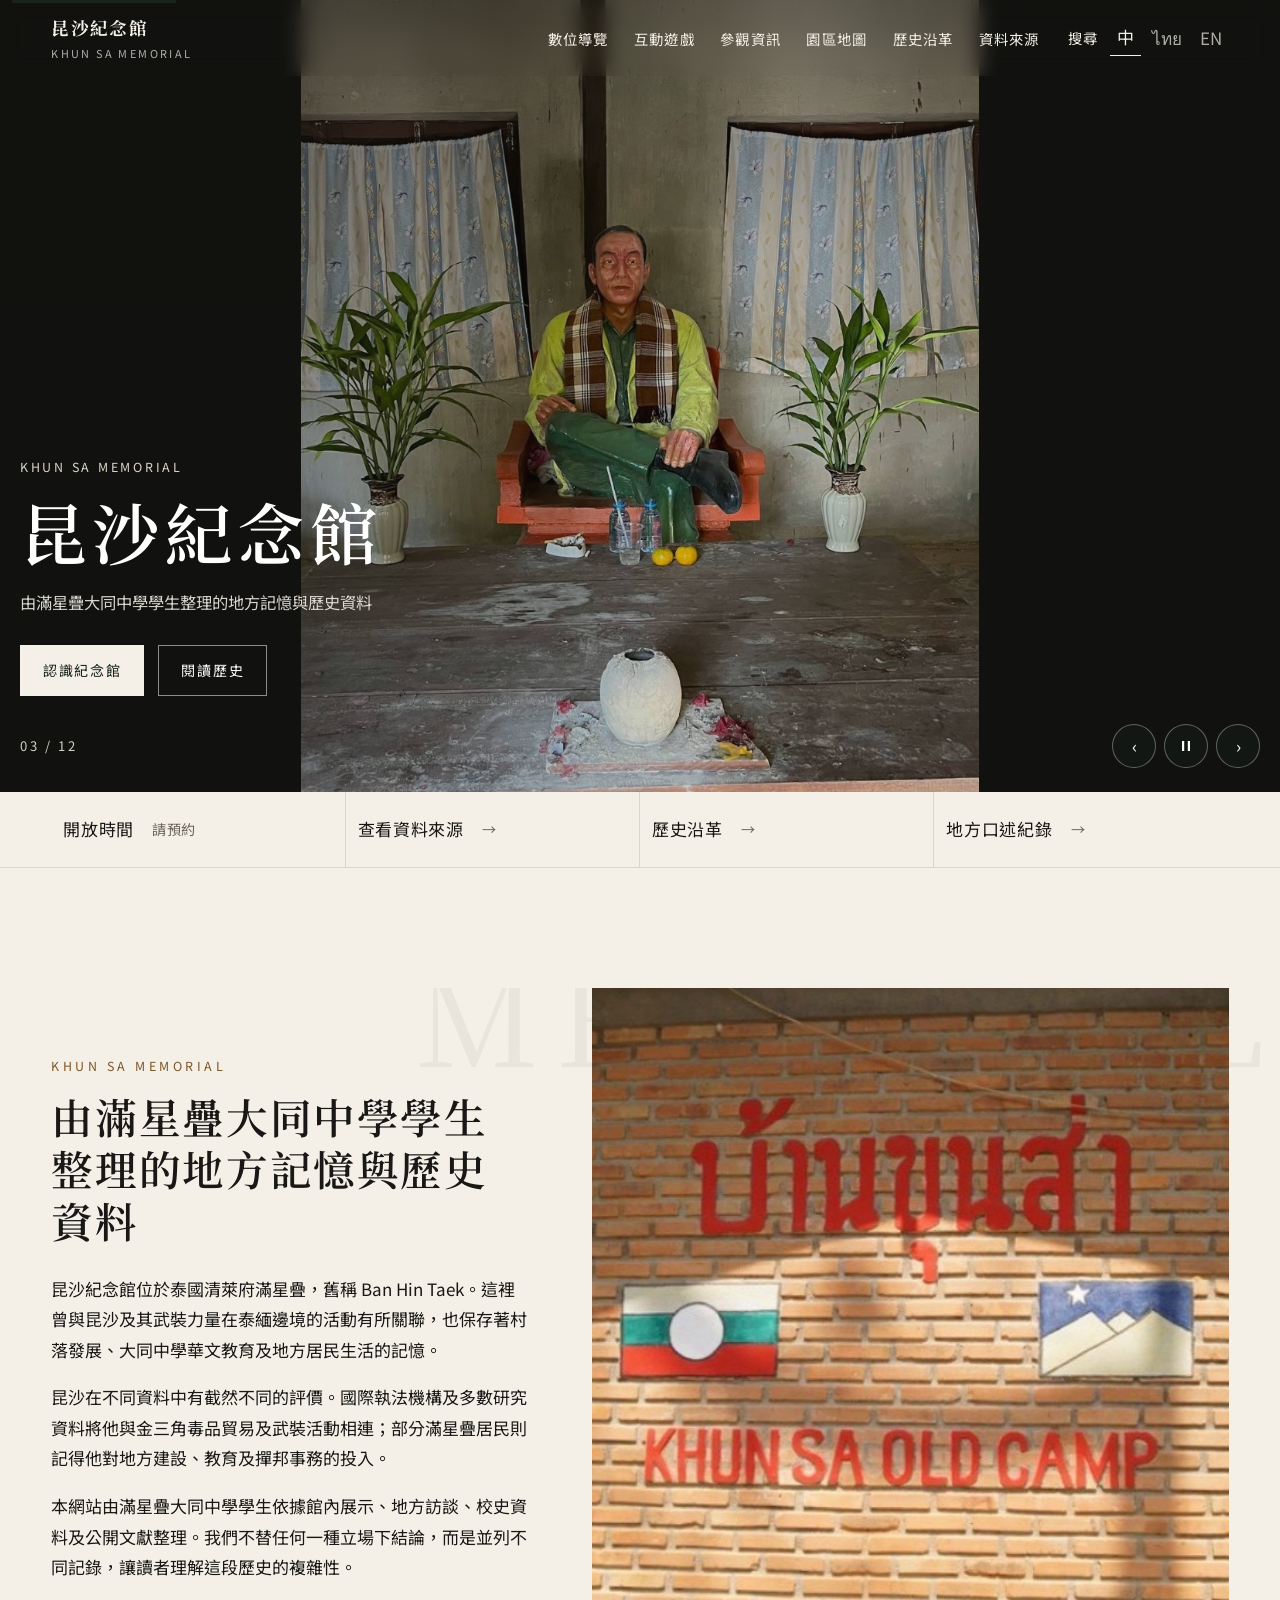
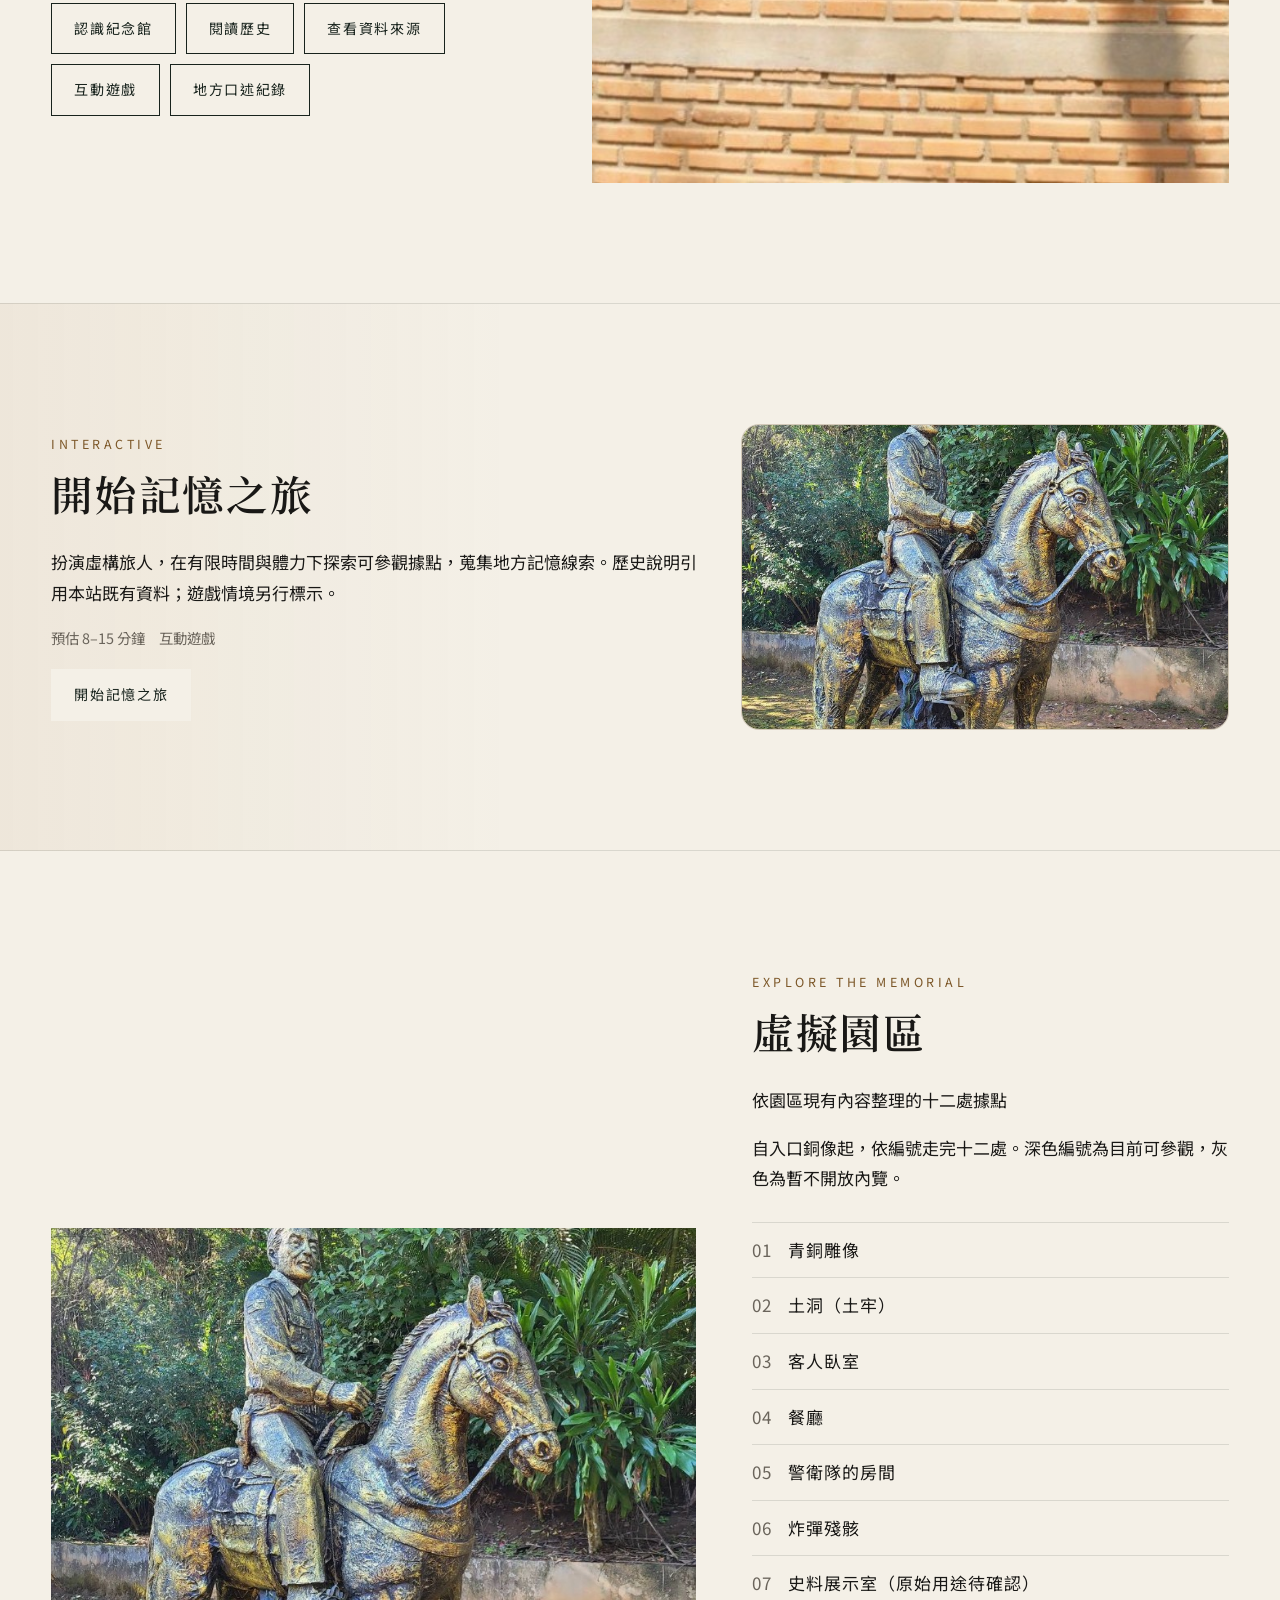
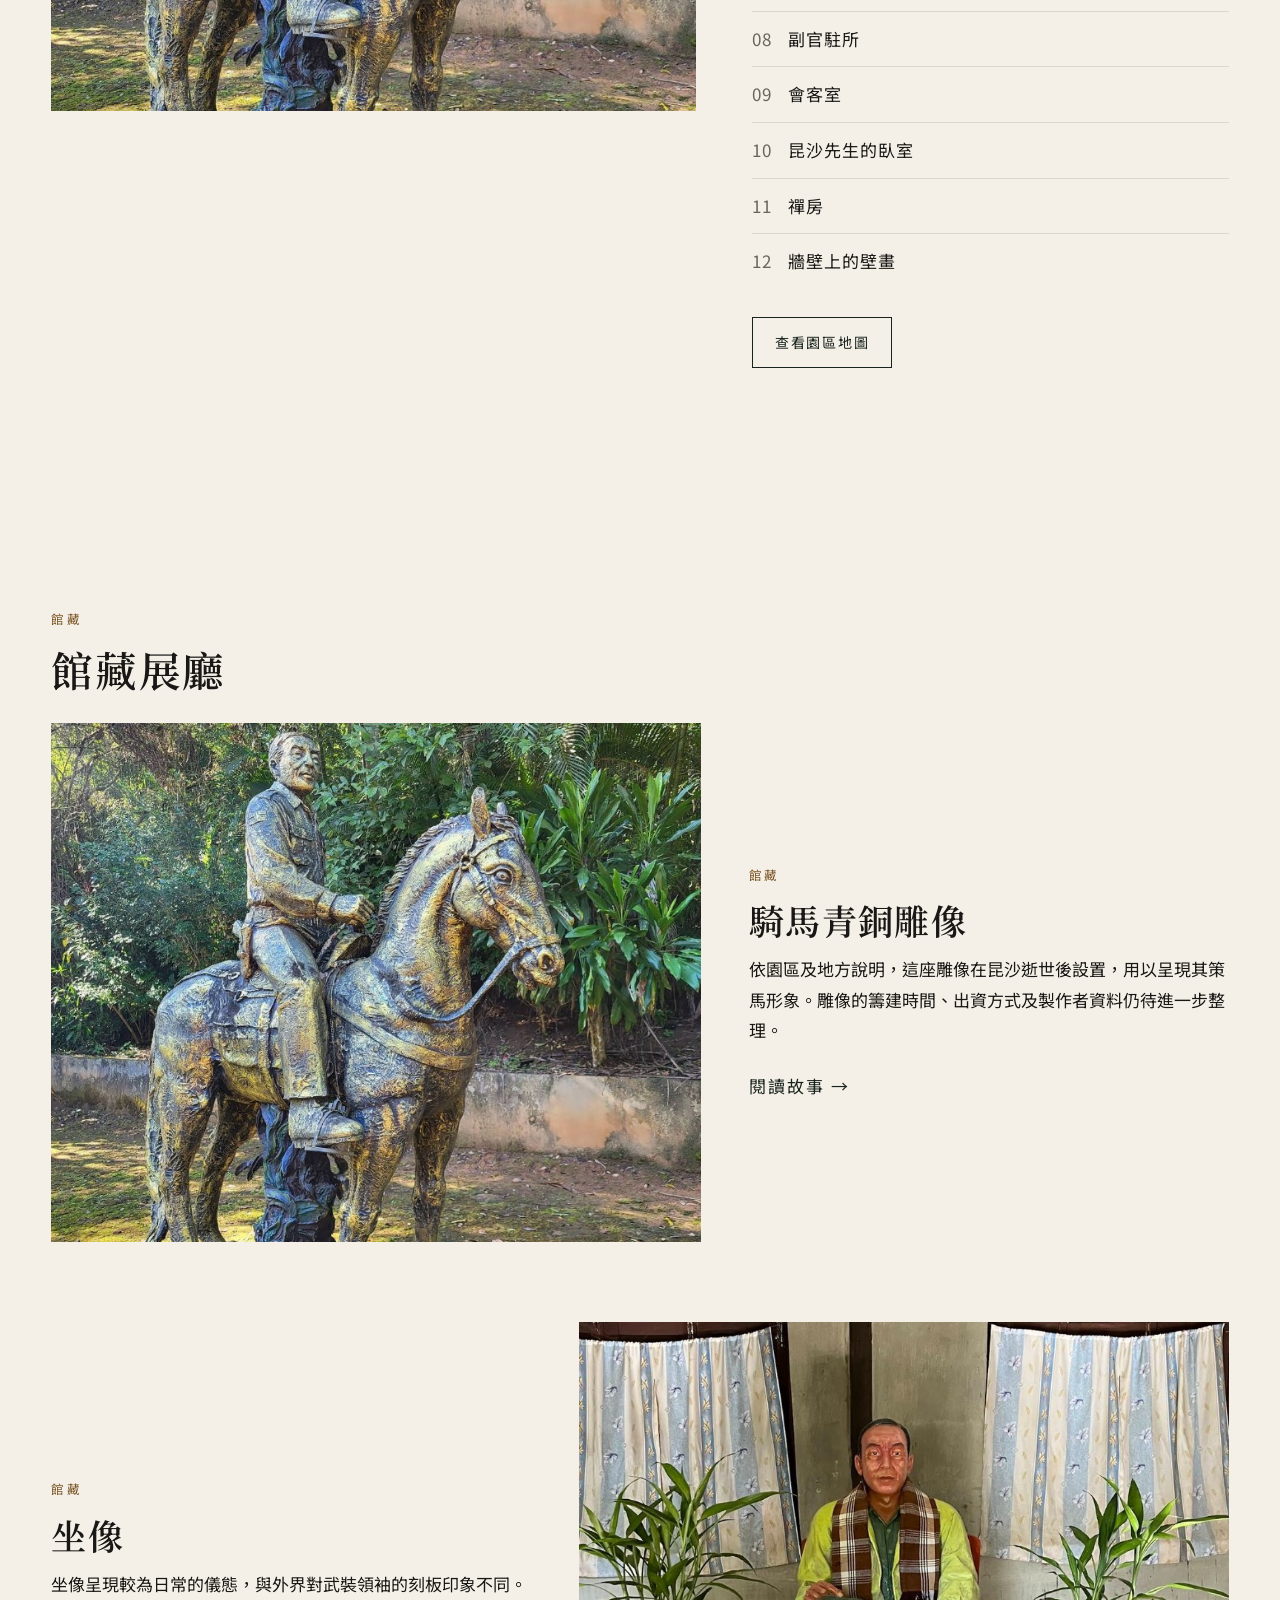
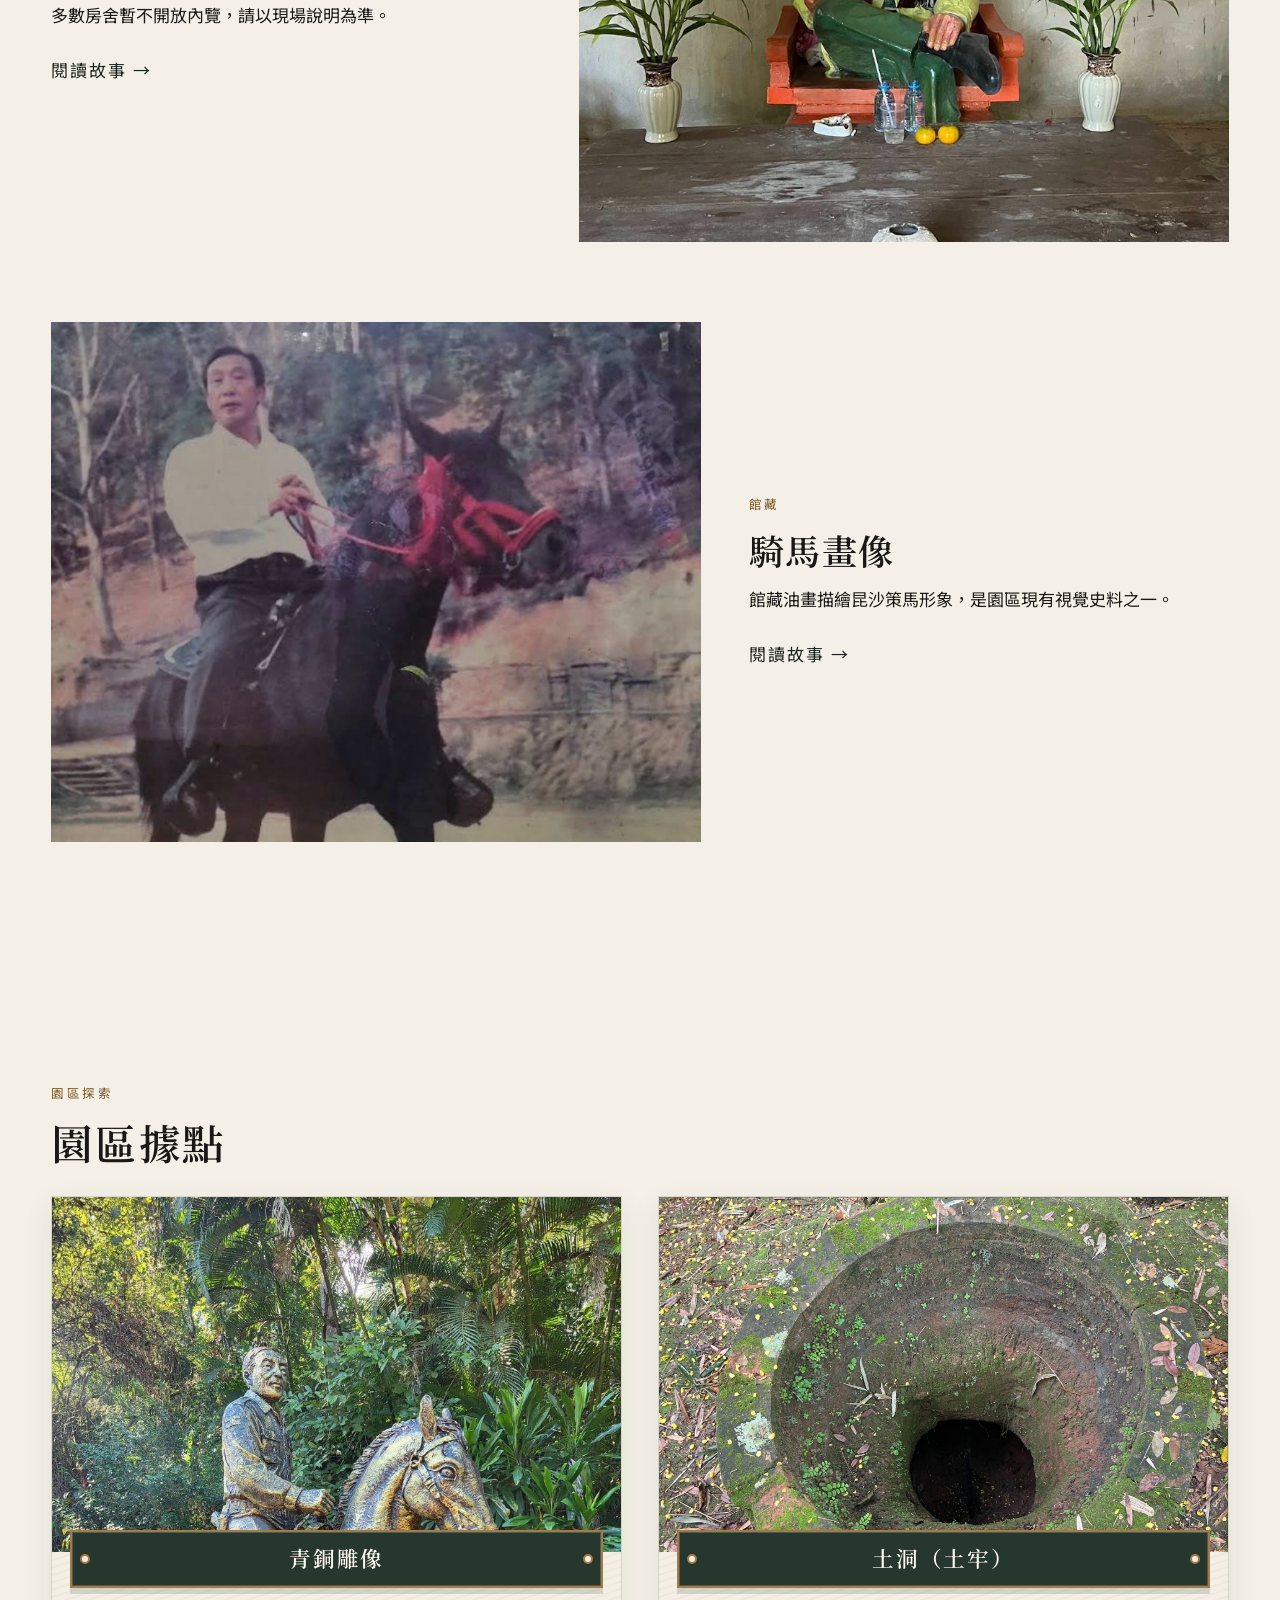
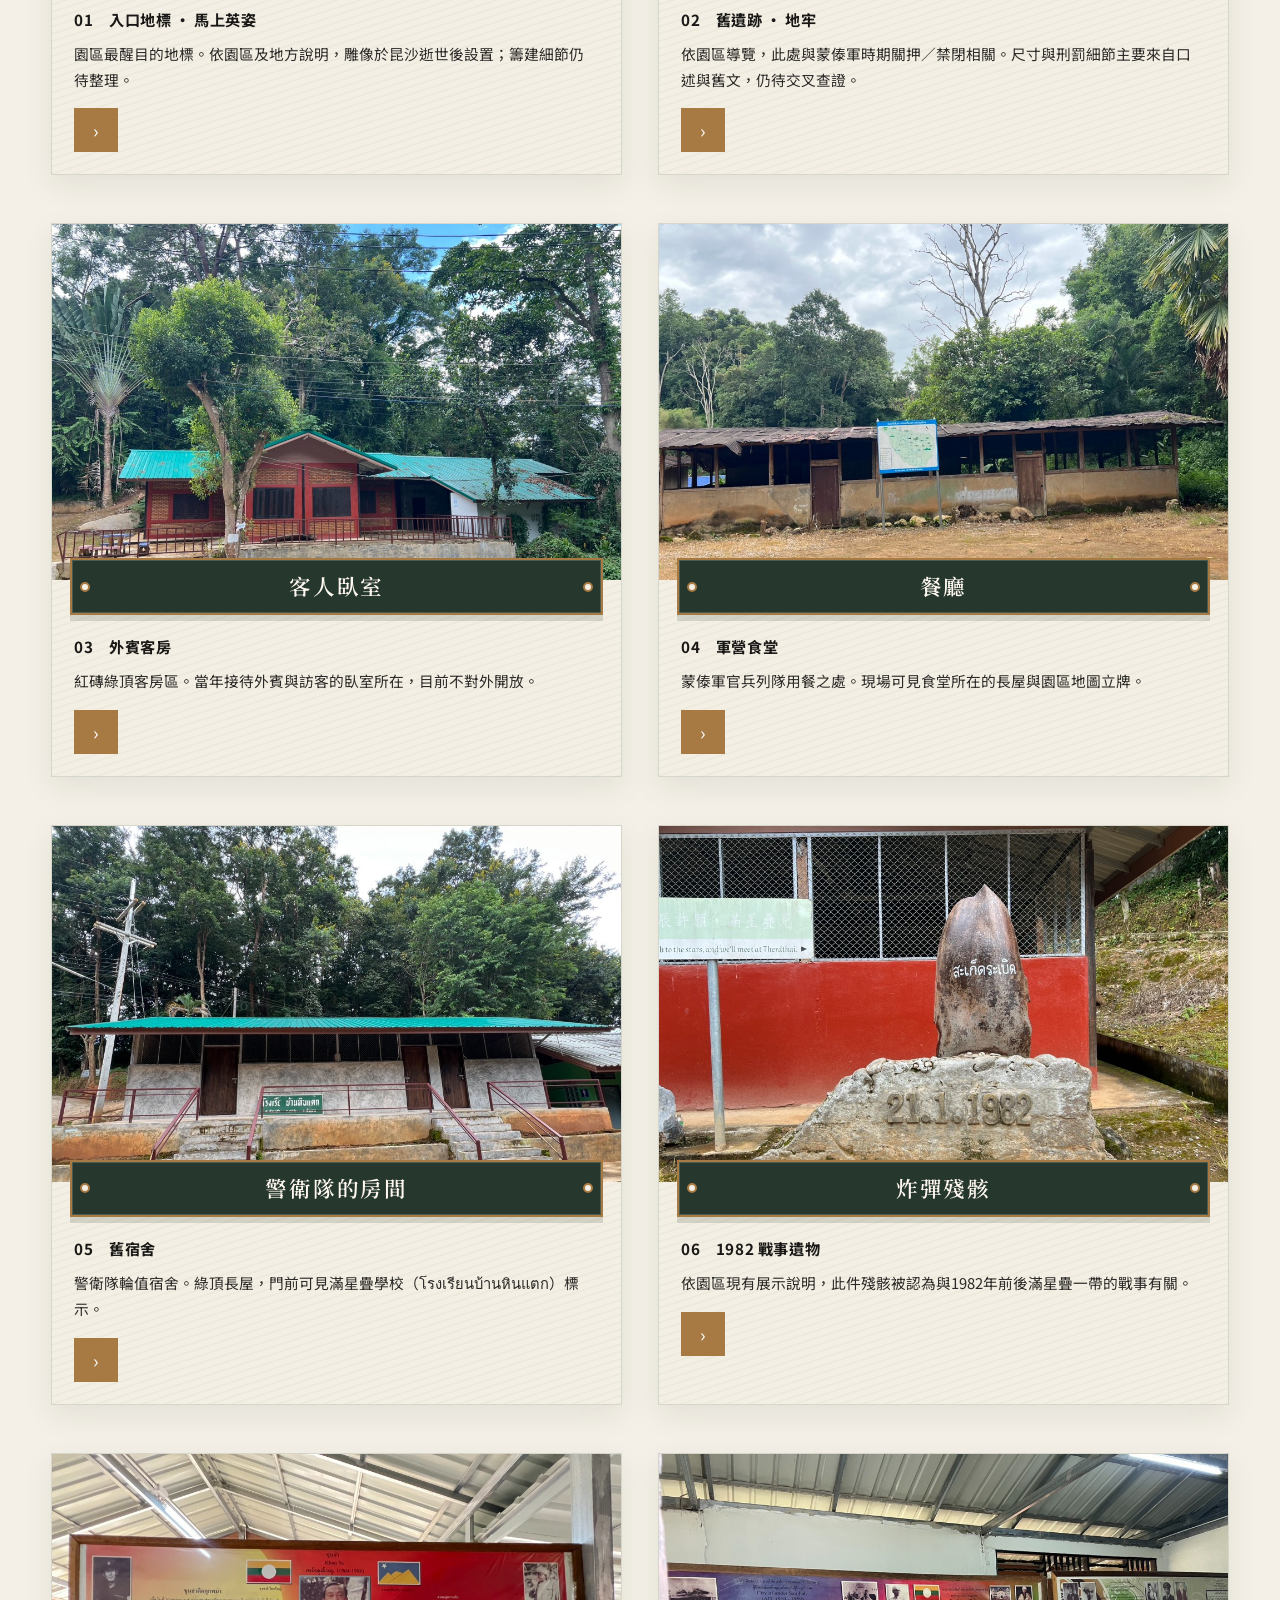
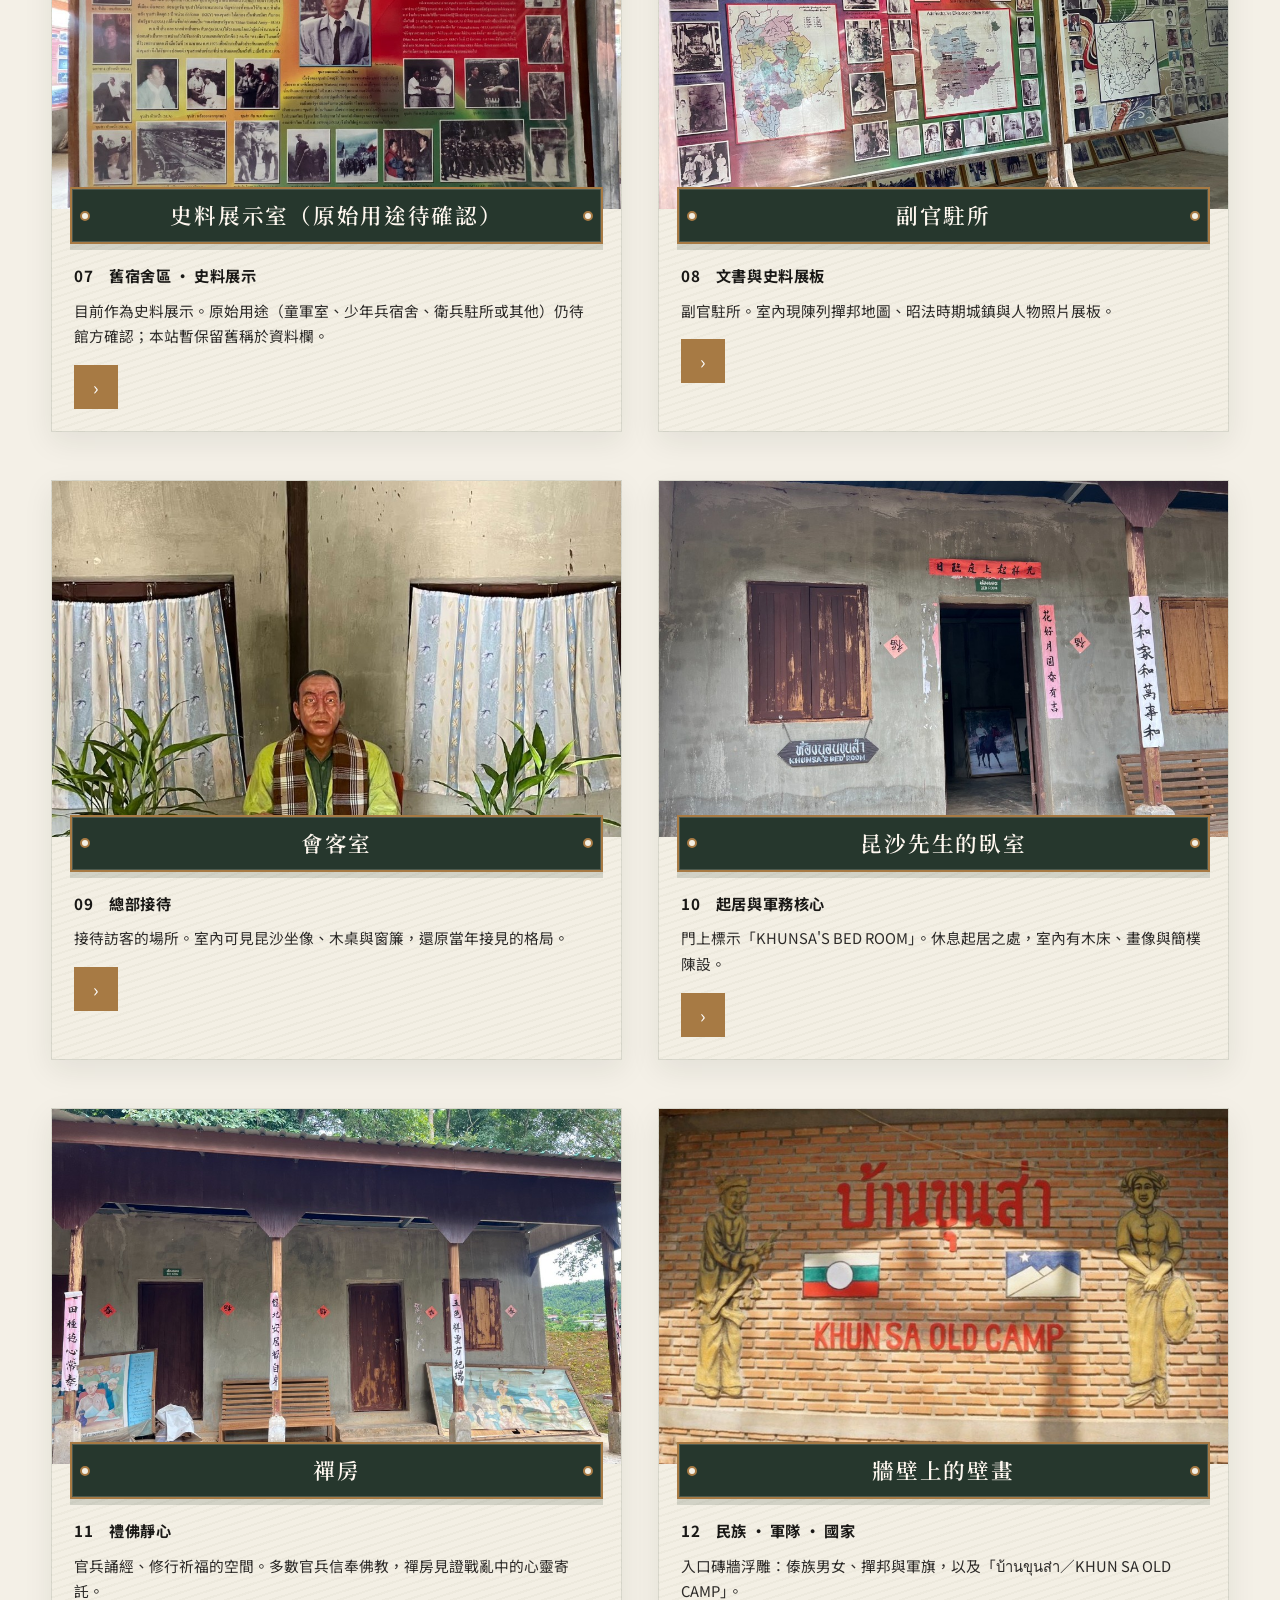
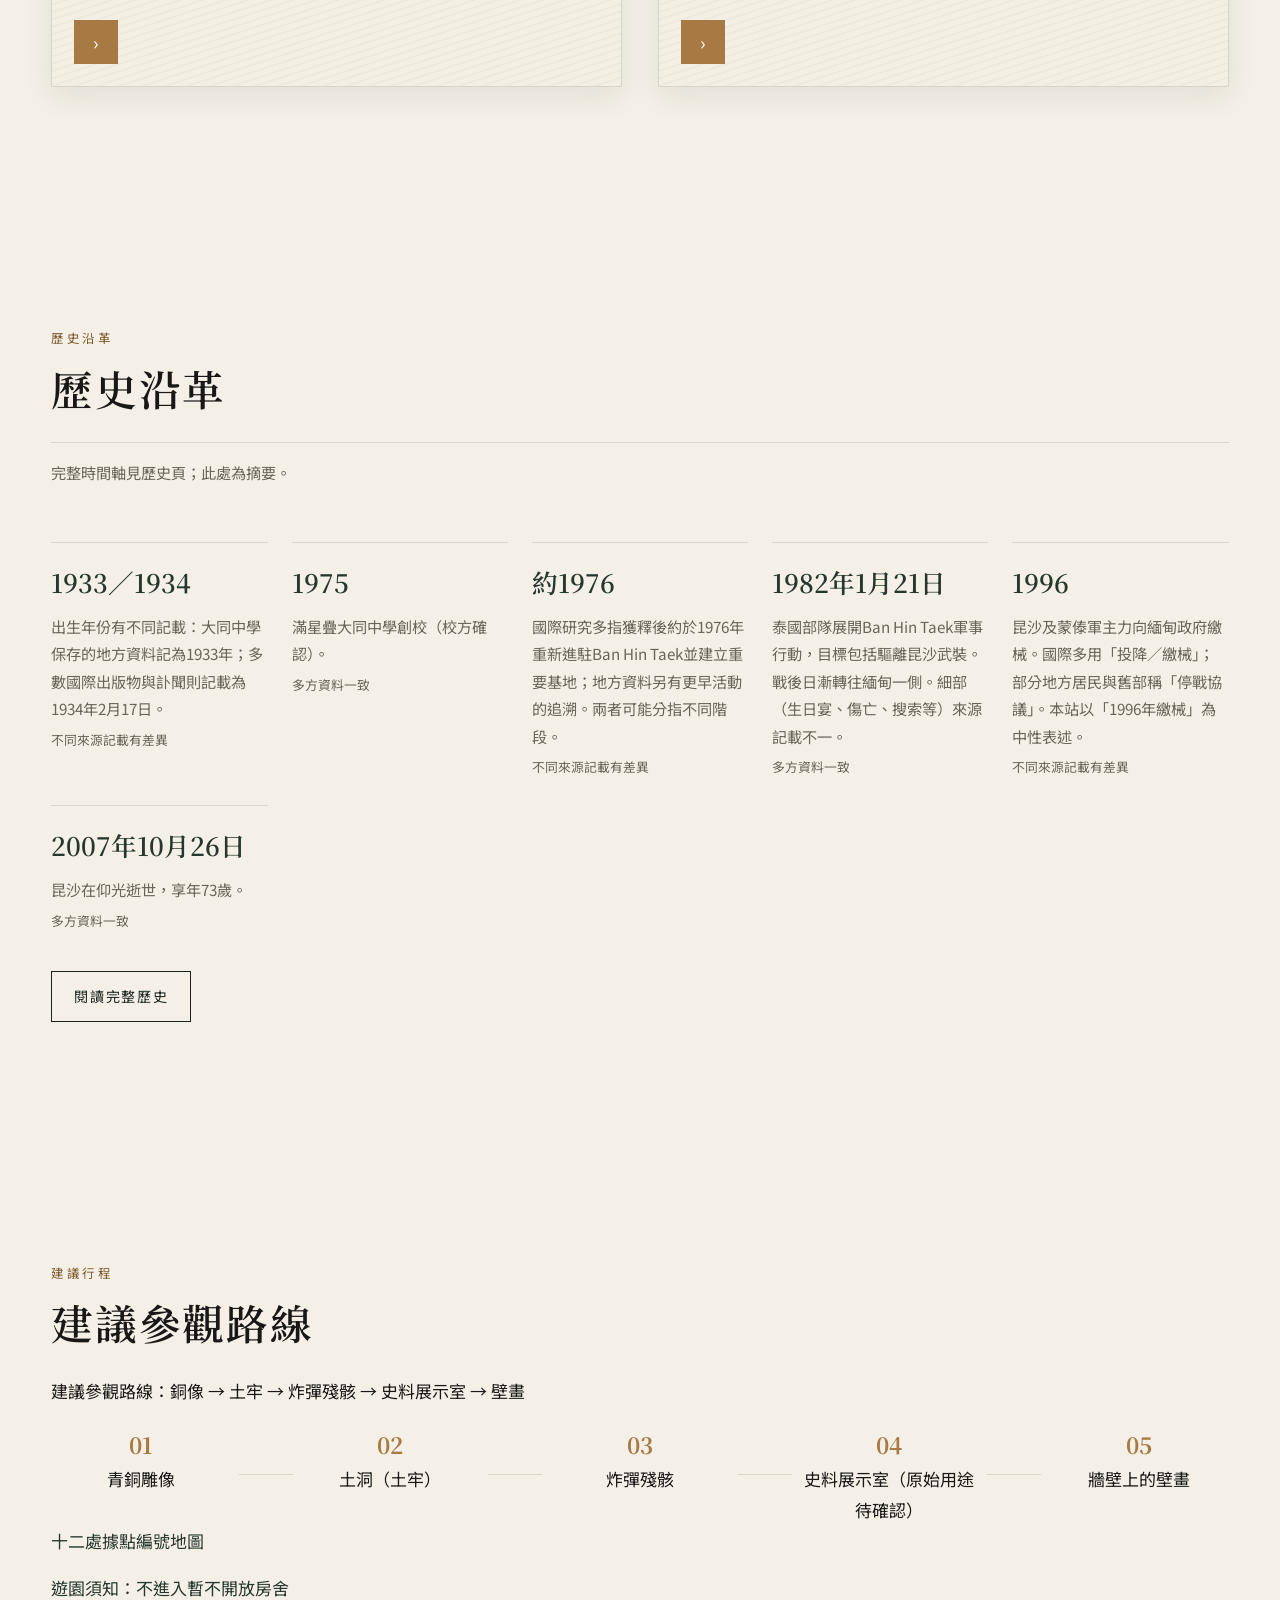
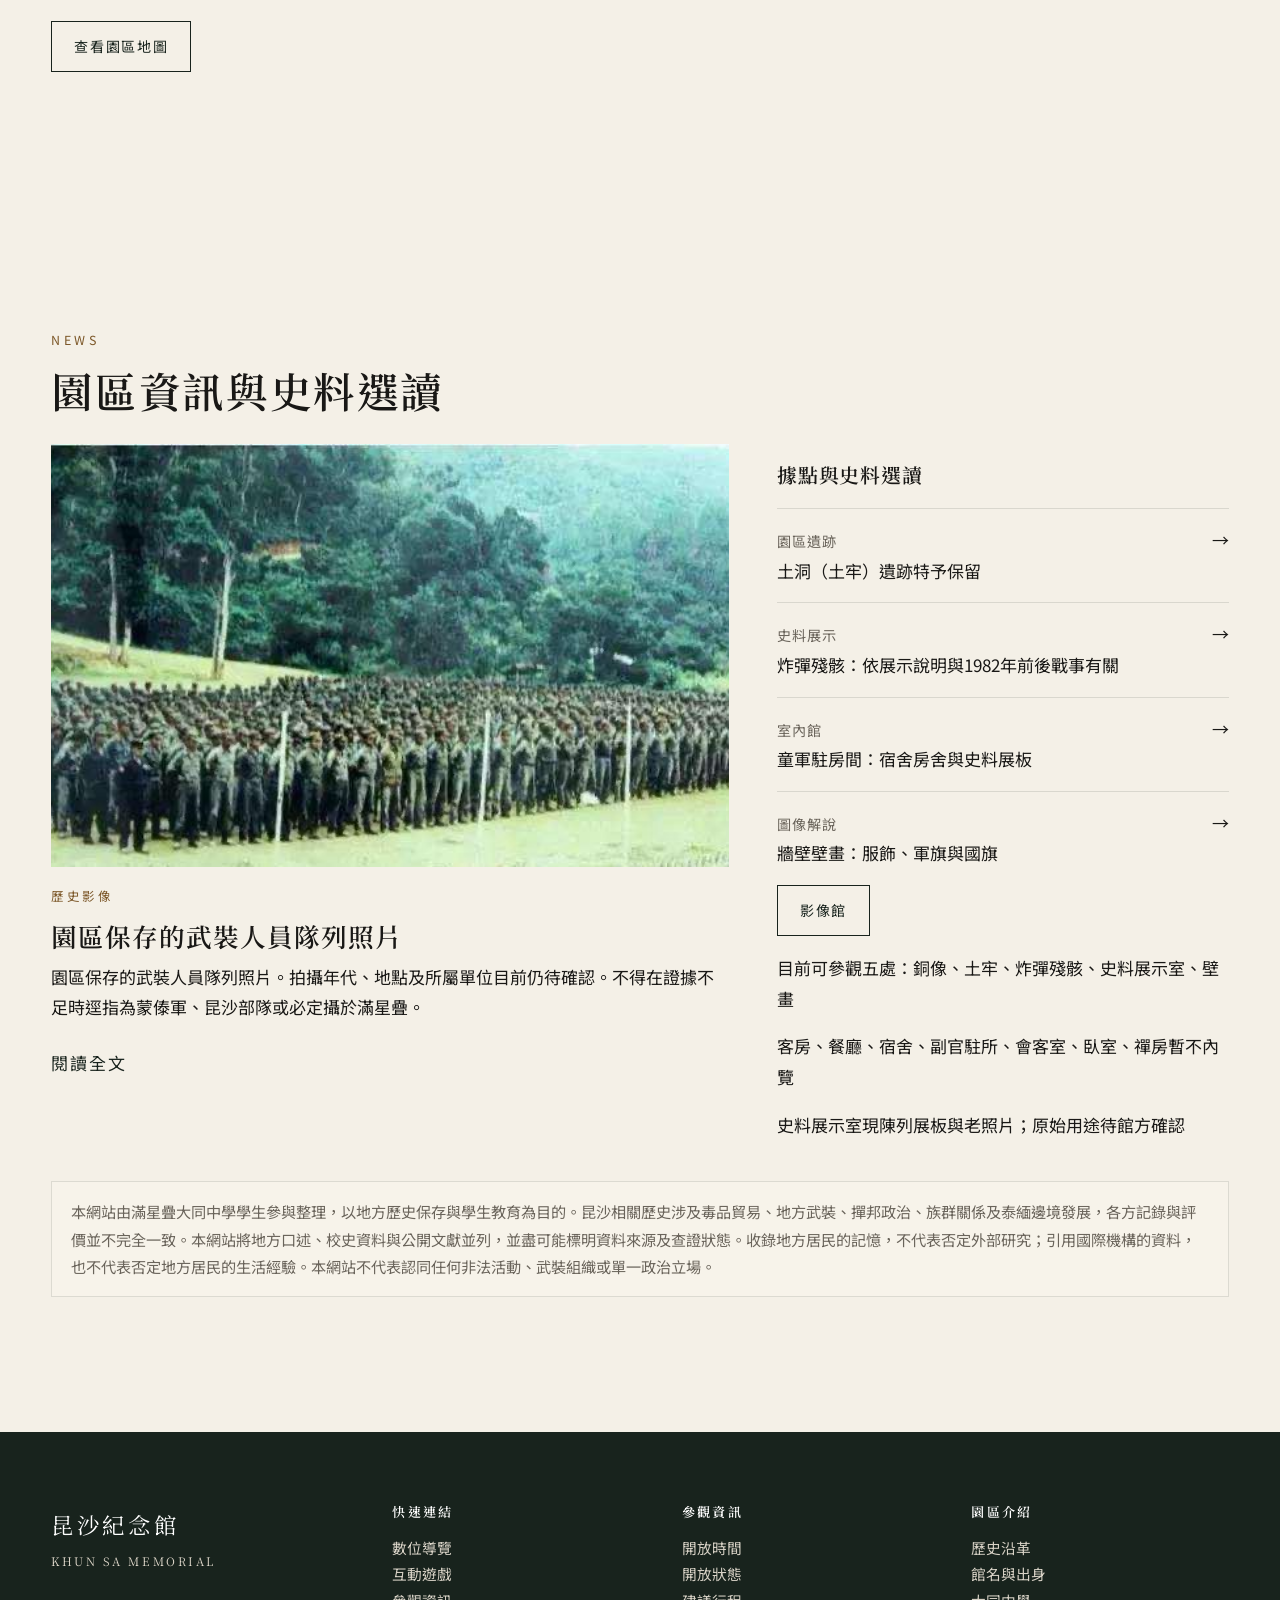
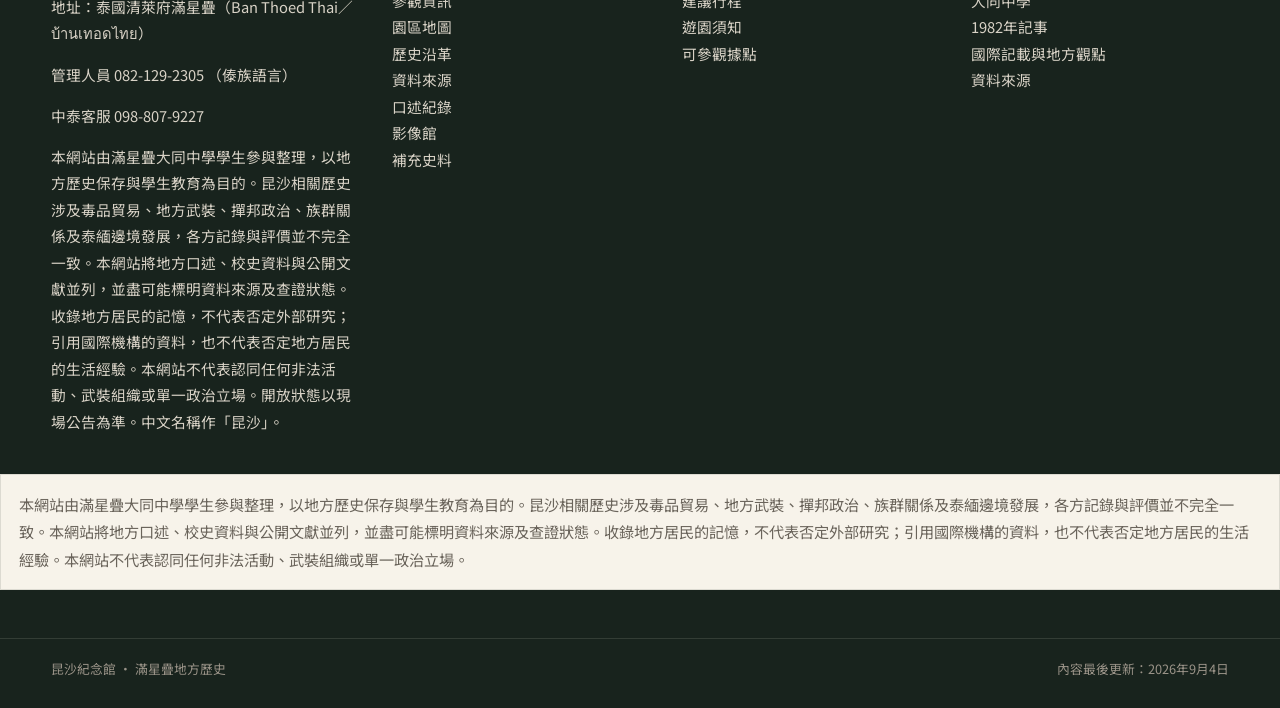
<file: index.html>
<!DOCTYPE html>
<html lang="zh-Hant">
<head>
  <meta charset="UTF-8">
  <meta name="viewport" content="width=device-width, initial-scale=1.0">
  <title>昆沙紀念館</title>
  <meta name="description" content="由滿星疊大同中學學生整理的地方記憶與歷史資料：昆沙紀念館、園區據點、地方口述與公開文獻對照。">
  <link rel="stylesheet" href="css/style.css">
  <link rel="stylesheet" href="css/game.css">
  <style id="khunsa-critical">.drawer{display:none!important}.drawer.is-open{display:block!important}body{margin:0;background:#f4f0e7;color:#191816;font-family:"Noto Sans TC","Microsoft JhengHei",sans-serif}</style>
</head>
<body class="home-page" data-title="siteName">
  <noscript>
    <div class="wrap noscript-box">
      <p><strong>昆沙紀念館</strong> — 由滿星疊大同中學學生整理的地方記憶與歷史資料。</p>
      <p>地址：泰國清萊府滿星疊（Ban Thoed Thai／บ้านเทอดไทย）。預約電話：082-129-2305（傣族語言）／098-807-9227（中泰客服）。</p>
      <p><a href="about.html">歷史沿革</a> · <a href="visit.html">參觀資訊</a> · <a href="sources.html">資料來源</a></p>
    </div>
  </noscript>
  <main id="main">
    <section class="hero" id="stage" aria-roledescription="carousel" aria-label="hero">
      <div class="hero-track" id="stage-track"></div>
      <div class="hero-overlay" aria-hidden="true"></div>
      <div class="hero-copy">
          <p class="hero-kicker" data-i18n="siteEn">KHUN SA MEMORIAL</p>
          <h1 data-i18n="siteName">昆沙紀念館</h1>
          <p class="hero-lead" data-i18n="heroLeadNew">由滿星疊大同中學學生整理的地方記憶與歷史資料</p>
          <div class="hero-cta">
            <a class="btn btn-solid" href="guide.html" data-i18n="ctaMemorial">認識紀念館</a>
            <a class="btn btn-ghost" href="about.html" data-i18n="ctaHistory">閱讀歷史</a>
          </div>
      </div>
      <div class="hero-ui">
        <div class="hero-ind" id="stage-ind" aria-live="polite">01 / 12</div>
        <div class="hero-ctrls">
          <button class="hero-ctrl" type="button" id="stage-prev" aria-label="上一張">‹</button>
          <button class="hero-ctrl" type="button" id="stage-pause" aria-pressed="false"></button>
          <button class="hero-ctrl" type="button" id="stage-next" aria-label="下一張">›</button>
        </div>
      </div>
    </section>

    <nav class="visit-bar" aria-label="shortcuts">
      <div class="wrap visit-bar-inner">
      <a href="visit.html#hours">
        <span data-i18n="scHours">開放時間</span>
        <small data-i18n="visitHoursShort">請預約</small>
      </a>
      <a href="sources.html">
        <span data-i18n="ctaSources">查看資料來源</span>
        <small>→</small>
      </a>
      <a href="about.html">
        <span data-i18n="scHistory">歷史沿革</span>
        <small>→</small>
      </a>
      <a href="oral-history.html">
        <span data-i18n="ctaOral">地方口述紀錄</span>
        <small>→</small>
      </a>
      </div>
    </nav>

    <section class="section js-reveal">
      <div class="wrap intro">
        <span class="intro-bg" aria-hidden="true">MEMORIAL</span>
        <div>
          <p class="kicker" data-i18n="siteEn">KHUN SA MEMORIAL</p>
          <h2 data-i18n="siteTagline">由滿星疊大同中學學生整理的地方記憶與歷史資料</h2>
          <div class="measure">
            <p data-i18n="introLead"></p>
            <p data-i18n="introP2"></p>
            <p data-i18n="introP3"></p>
          </div>
          <div class="home-gates">
            <a class="btn btn-line" href="guide.html" data-i18n="ctaMemorial">認識紀念館</a>
            <a class="btn btn-line" href="about.html" data-i18n="ctaHistory">閱讀歷史</a>
            <a class="btn btn-line" href="sources.html" data-i18n="ctaSources">查看資料來源</a>
            <a class="btn btn-line" href="game.html" data-i18n="navGame">互動遊戲</a>
            <a class="btn btn-line" href="oral-history.html" data-i18n="ctaOral">地方口述紀錄</a>
          </div>
        </div>
        <figure>
          <img src="images/photos/memorial-hall.jpg" alt="" data-i18n-alt="siteName" loading="lazy">
        </figure>
      </div>
    </section>

            <section class="section home-game js-reveal" id="memory-road">
      <div class="wrap home-game-grid">
        <div>
          <p class="kicker" data-i18n="gameHomeKicker">INTERACTIVE</p>
          <h2 data-i18n="gameHomeTitle">開始記憶之旅</h2>
          <p class="measure" data-i18n="gameHomeLead">扮演虛構旅人，在有限時間與體力下探索可參觀據點，蒐集地方記憶線索。歷史說明引用本站既有資料；遊戲情境另行標示。</p>
          <div class="home-game-meta">
            <span data-i18n="gameHomeTime">預估 8–15 分鐘</span>
            <span data-i18n="navGame">互動遊戲</span>
          </div>
          <a class="btn btn-solid" href="game.html" data-i18n="gameStartCta">開始記憶之旅</a>
        </div>
        <figure class="home-game-visual">
          <img src="images/photos/18.jpg" alt="" data-i18n-alt="hall1Title" loading="lazy">
        </figure>
      </div>
    </section>


    <section class="section js-reveal" id="orbit">
      <div class="wrap virt">
        <figure class="virt-visual">
          <img src="images/photos/18.jpg" alt="" data-i18n-alt="hall1Title" loading="lazy">
        </figure>
        <div>
          <p class="kicker" data-i18n="virtEn">Explore the Memorial</p>
          <h2 data-i18n="orbitTitle">虛擬園區</h2>
        <p data-i18n="virtLead">依園區現有內容整理的十二處據點</p>
          <p data-i18n="virtMapP">自入口銅像起，依編號走完十二處。深色編號為目前可參觀，灰色為暫不開放內覽。</p>
          <ul class="spot-lines" id="virt-lines"></ul>
          <a class="btn btn-line" href="map.html" data-i18n="viewMap">查看園區地圖</a>
        </div>
      </div>
    </section>

    <section class="section js-reveal" id="halls">
      <div class="wrap">
        <p class="kicker" data-i18n="hallKicker">館藏</p>
        <h2 data-i18n="hallsTitle">館藏展廳</h2>
        <div class="editorial">
          <article class="ed-card">
            <a class="ed-img" href="spot.html?id=1">
              <img src="images/photos/18.jpg" alt="" data-i18n-alt="hall1Title" loading="lazy">
            </a>
            <div class="ed-copy">
              <p class="kicker" data-i18n="hallKicker">館藏</p>
              <h3 data-i18n="hall1Title">騎馬青銅雕像</h3>
              <p data-i18n="hall1Text"></p>
              <a class="more" href="spot.html?id=1" data-i18n="readStory">閱讀故事 →</a>
            </div>
          </article>
          <article class="ed-card reverse">
            <a class="ed-img" href="spot.html?id=9">
              <img src="images/photos/spot-09.jpg" alt="" data-i18n-alt="hall2Title" loading="lazy">
            </a>
            <div class="ed-copy">
              <p class="kicker" data-i18n="hallKicker">館藏</p>
              <h3 data-i18n="hall2Title">坐像</h3>
              <p data-i18n="hall2Text">坐像呈現較為日常的儀態，與外界對武裝領袖的刻板印象不同。多數房舍暫不開放內覽，請以現場說明為準。</p>
              <a class="more" href="spot.html?id=9" data-i18n="readStory">閱讀故事 →</a>
            </div>
          </article>
          <article class="ed-card">
            <a class="ed-img" href="about.html">
              <img src="images/photos/17.jpg" alt="" data-i18n-alt="hall3Title" loading="lazy">
            </a>
            <div class="ed-copy">
              <p class="kicker" data-i18n="hallKicker">館藏</p>
              <h3 data-i18n="hall3Title">騎馬畫像</h3>
              <p data-i18n="hall3Text">館藏油畫描繪昆沙策馬形象，是園區現有視覺史料之一。年代與來源細節仍待整理。</p>
              <a class="more" href="about.html" data-i18n="readStory">閱讀故事 →</a>
            </div>
          </article>
        </div>
      </div>
    </section>

    <section class="section js-reveal" id="explore">
      <span id="scenes"></span>
      <div class="wrap">
        <p class="kicker" data-i18n="exploreTitle">園區探索</p>
        <h2 data-i18n="scenesTitle">園區據點</h2>
        <div class="spot-grid" id="scene-grid"></div>
      </div>
    </section>

    <section class="section js-reveal" id="timeline">
      <div class="wrap">
        <p class="kicker" data-i18n="navHistory">歷史沿革</p>
        <h2 data-i18n="timelineTitle">歷史沿革</h2>
        <p class="note" data-i18n="tlNote">完整時間軸見歷史頁；此處為摘要。</p>
        <div class="timeline" id="home-timeline"></div>
        <a class="btn btn-line" href="about.html#timeline-full" data-i18n="readHistory">閱讀完整歷史</a>
      </div>
    </section>

    <section class="section js-reveal" id="route-home">
      <div class="wrap">
        <p class="kicker" data-i18n="recTitle">建議行程</p>
        <h2 data-i18n="visitRouteH">建議參觀路線</h2>
        <p data-i18n="rec1">建議參觀路線：銅像 → 土牢 → 炸彈殘骸 → 史料展示室 → 壁畫</p>
        <div class="route" id="home-route"></div>
        <p><a href="map.html" data-i18n="rec2">十二處據點編號地圖</a></p>
        <p><a href="visit.html#rules" data-i18n="rec3">遊園須知：不進入暫不開放房舍</a></p>
        <p><a class="btn btn-line" href="map.html" data-i18n="viewMap">查看園區地圖</a></p>
      </div>
    </section>

    <section class="section js-reveal" id="news">
      <div class="wrap">
        <p class="kicker" data-i18n="newsKicker">NOTES</p>
        <h2 data-i18n="newsTitle">園區資訊與史料選讀</h2>
        <div class="news-layout">
          <article class="news-feature">
            <a href="about.html#limits">
              <img src="images/photos/01.jpg" alt="" data-i18n-alt="newsFeatureTitle" loading="lazy">
            </a>
            <p class="kicker" data-i18n="newsFeatureKicker">歷史影像</p>
            <h3 data-i18n="newsFeatureTitle">園區保存的武裝人員隊列照片</h3>
            <p data-i18n="newsFeatureText"></p>
            <a class="more" href="about.html" data-i18n="readMore">閱讀全文</a>
          </article>
          <div>
            <h3 data-i18n="newsUpdates">據點與史料選讀</h3>
            <div class="news-list" id="news-list"></div>
            <p><a class="btn btn-line" href="archive.html" data-i18n="navGallery">影像館</a></p>
            <p data-i18n="newsU1">目前可參觀五處：銅像、土牢、炸彈殘骸、史料展示室、壁畫</p>
            <p data-i18n="newsU2">客房、餐廳、宿舍、副官駐所、會客室、臥室、禪房暫不內覽</p>
            <p data-i18n="newsU3">史料展示室現陳列展板與老照片；原始用途待館方確認</p>
          </div>
        </div>
        <p class="site-statement" data-i18n="siteStatement"></p>
      </div>
    </section>
  </main>

  <script src="js/spots.js"></script>
  <script src="js/i18n.js"></script>
  <script src="js/i18n-patch.js"></script>
  <script src="js/i18n-spots.js"></script>
  <script src="js/timeline-data.js"></script>
  <script src="js/layout.js"></script>
  <script src="js/home.js"></script>
</body>
</html>
</file>
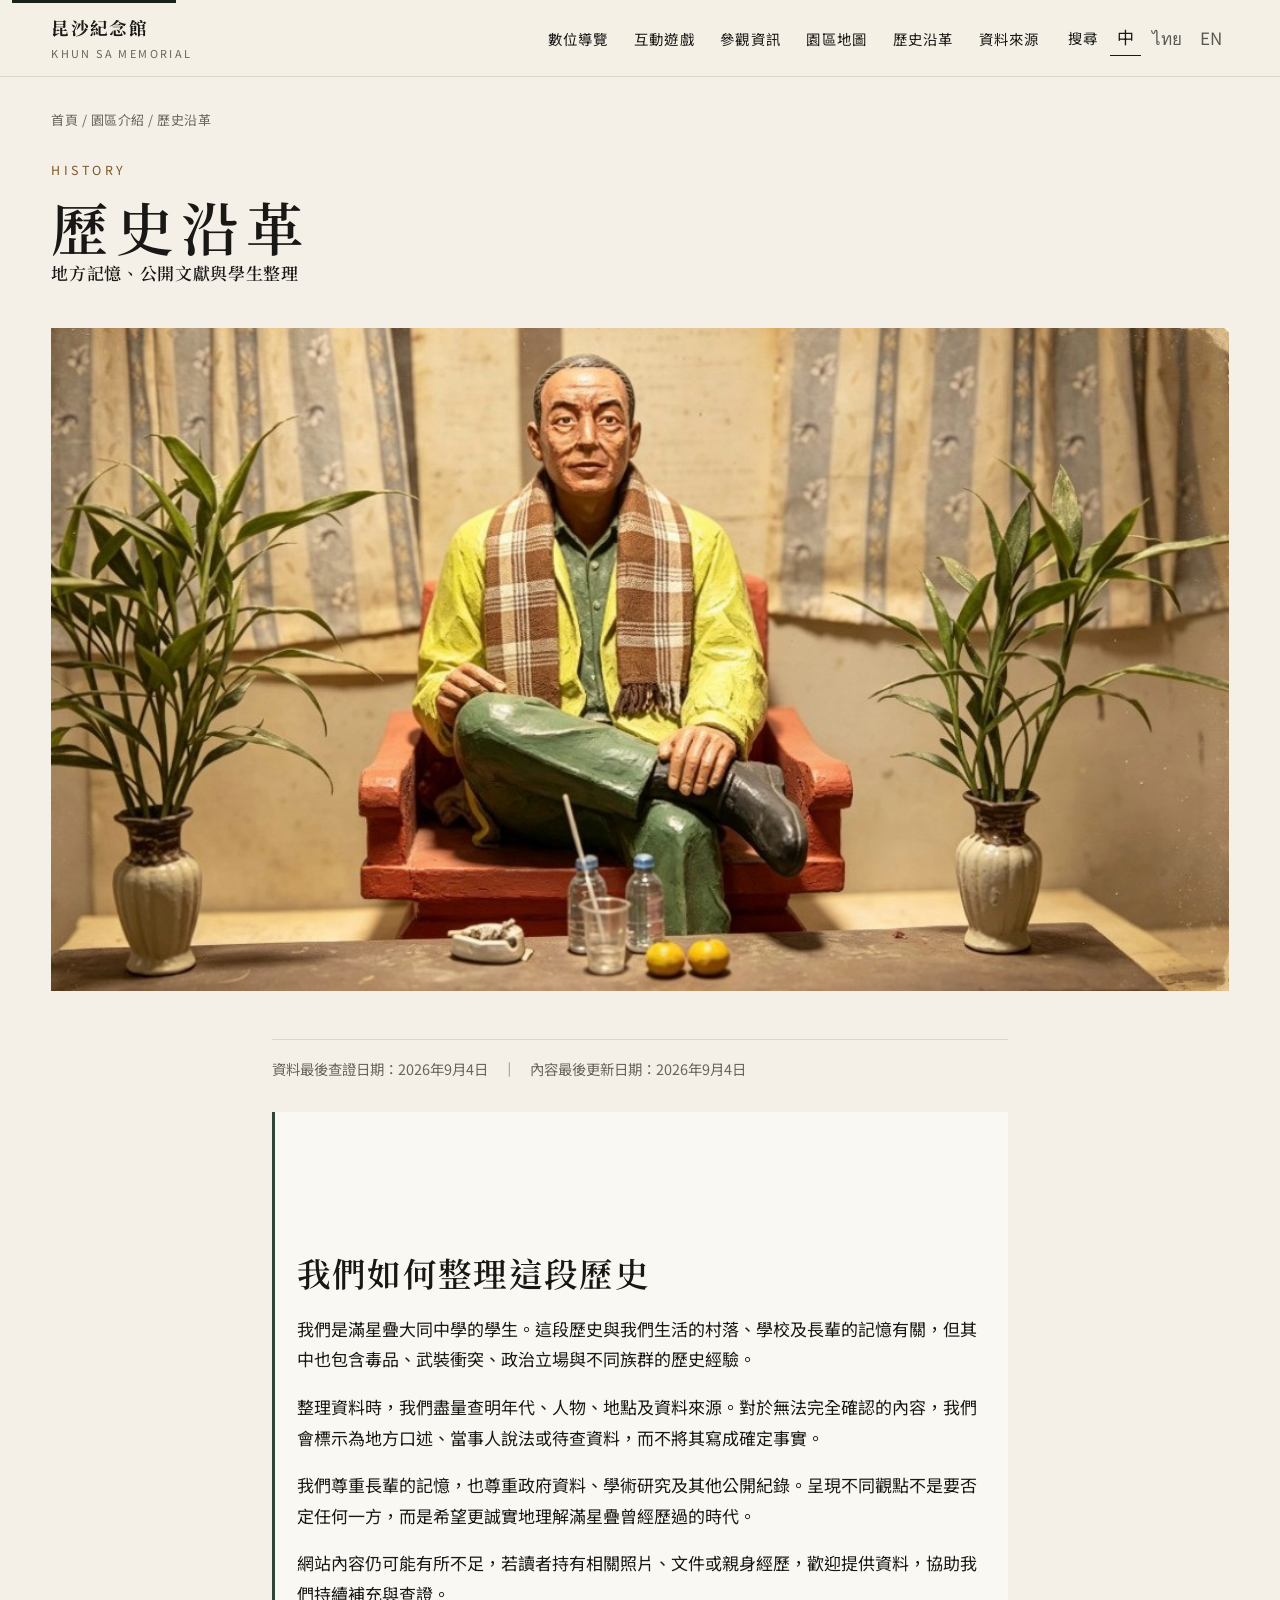
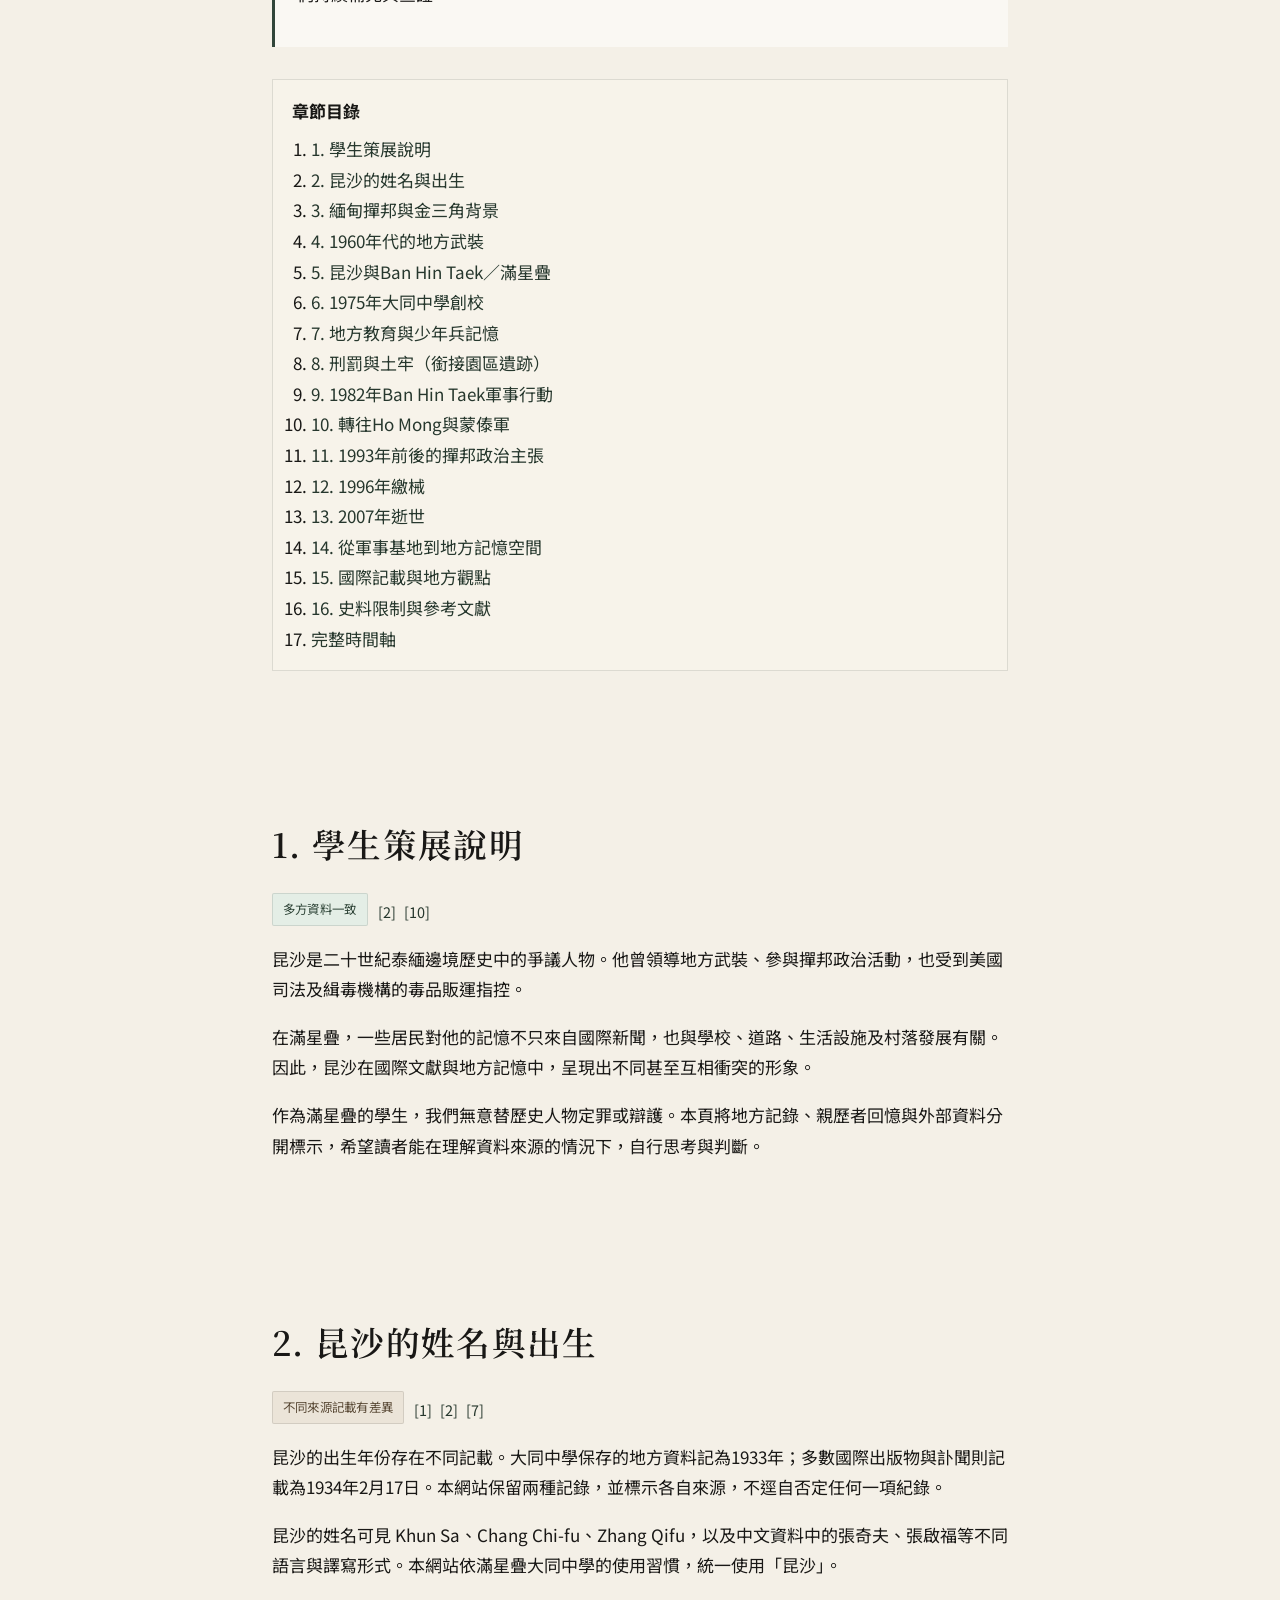
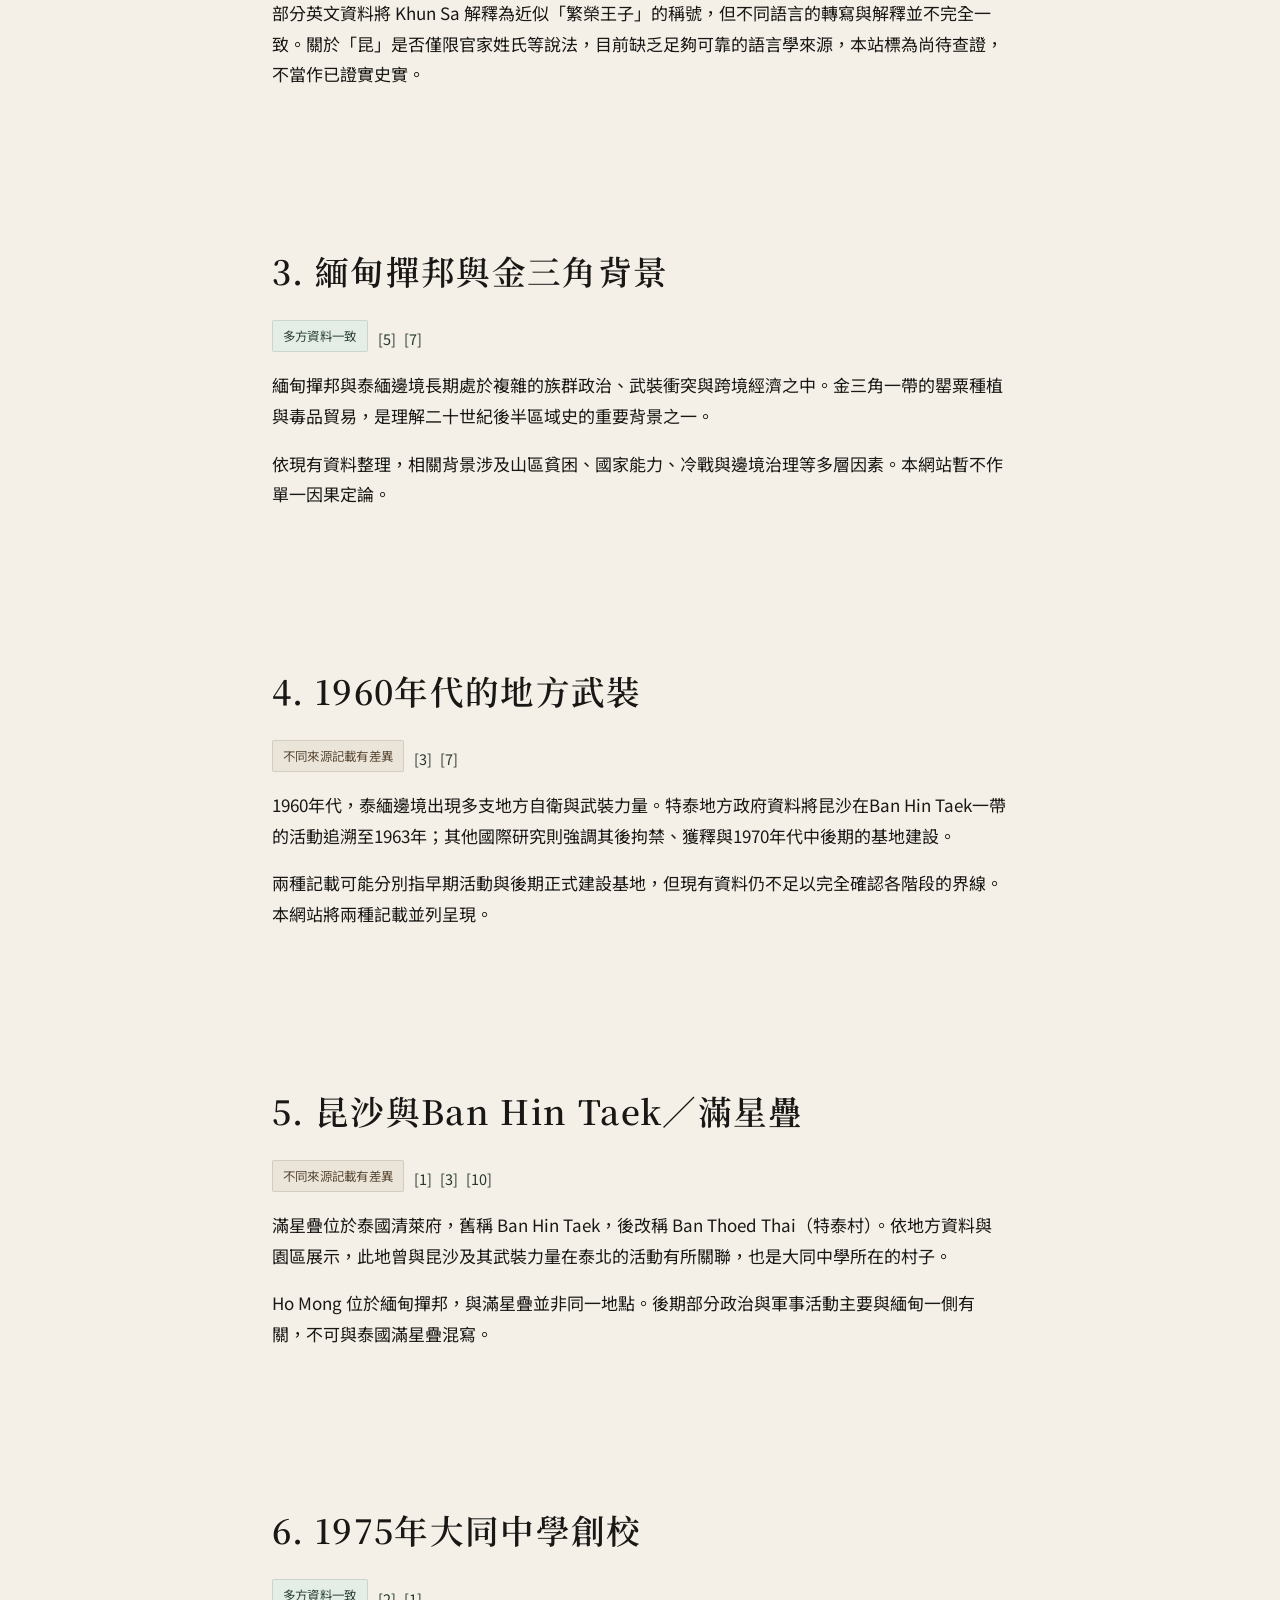
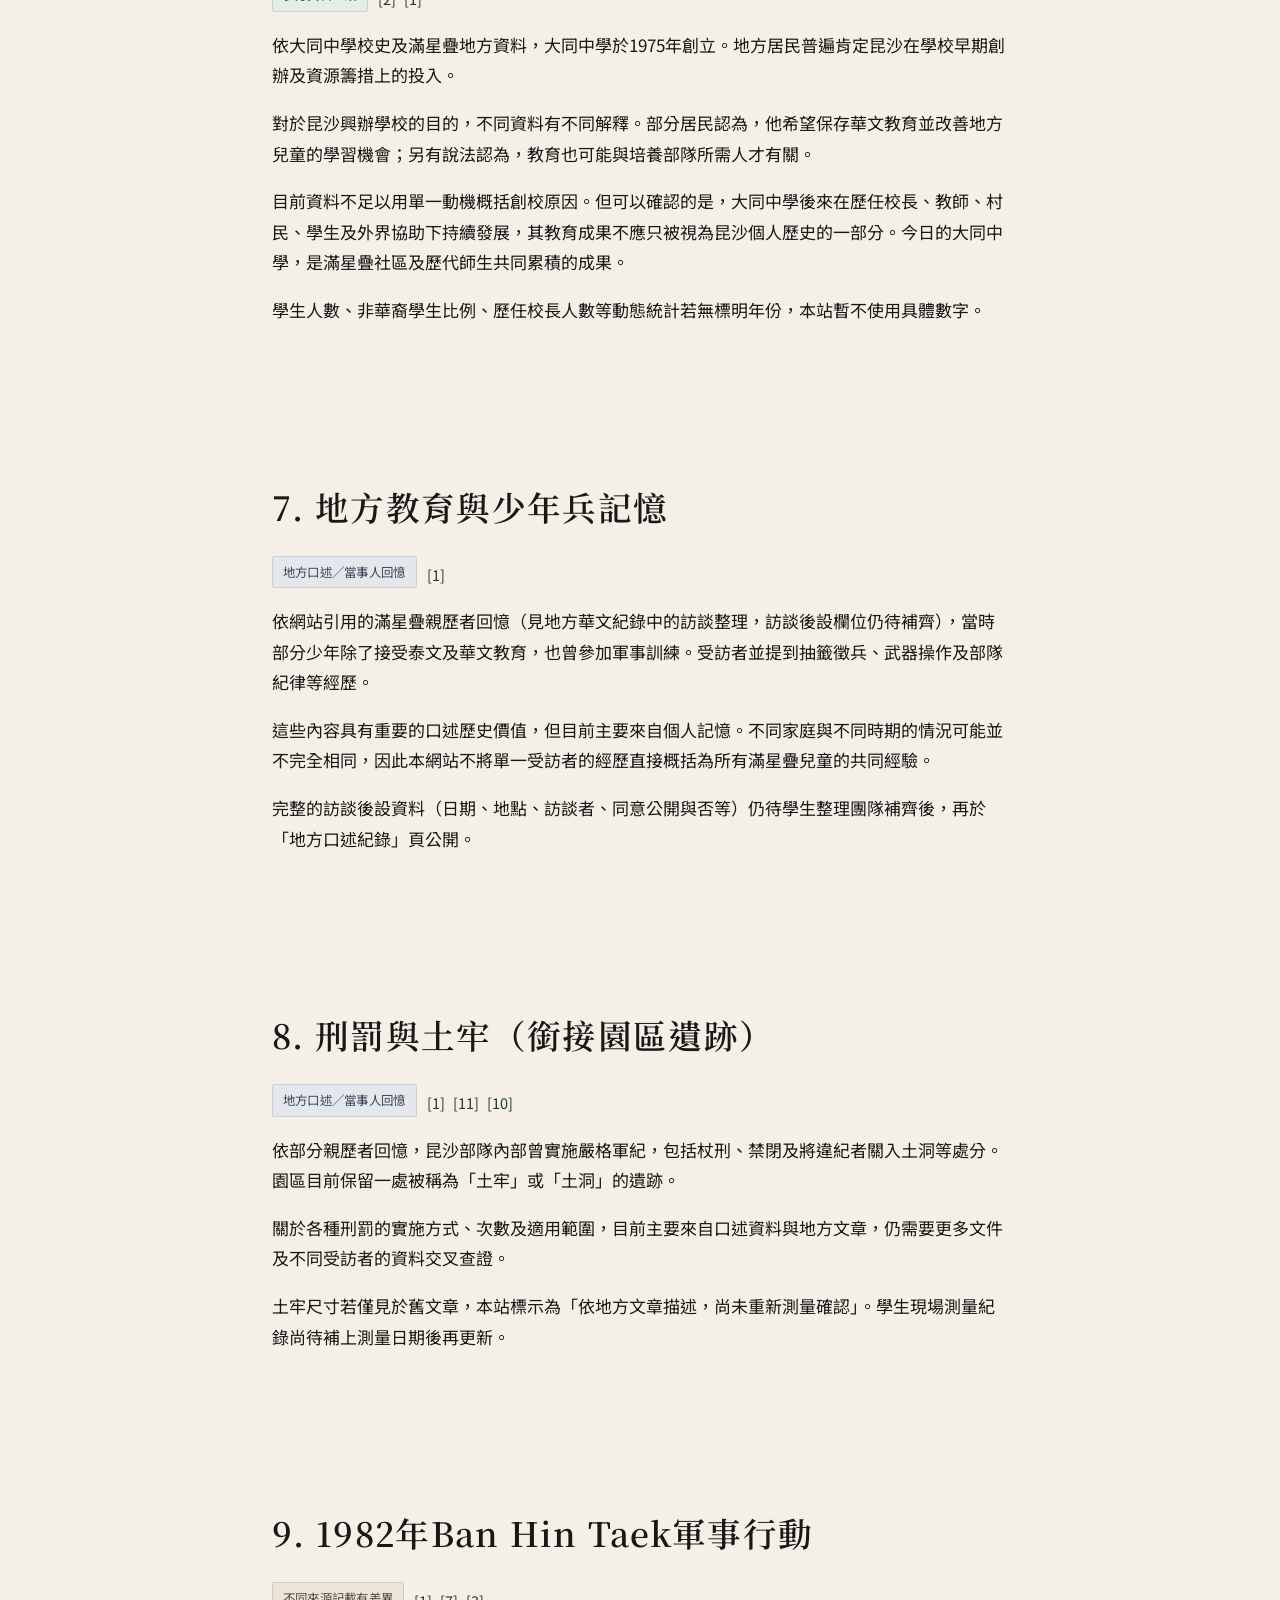
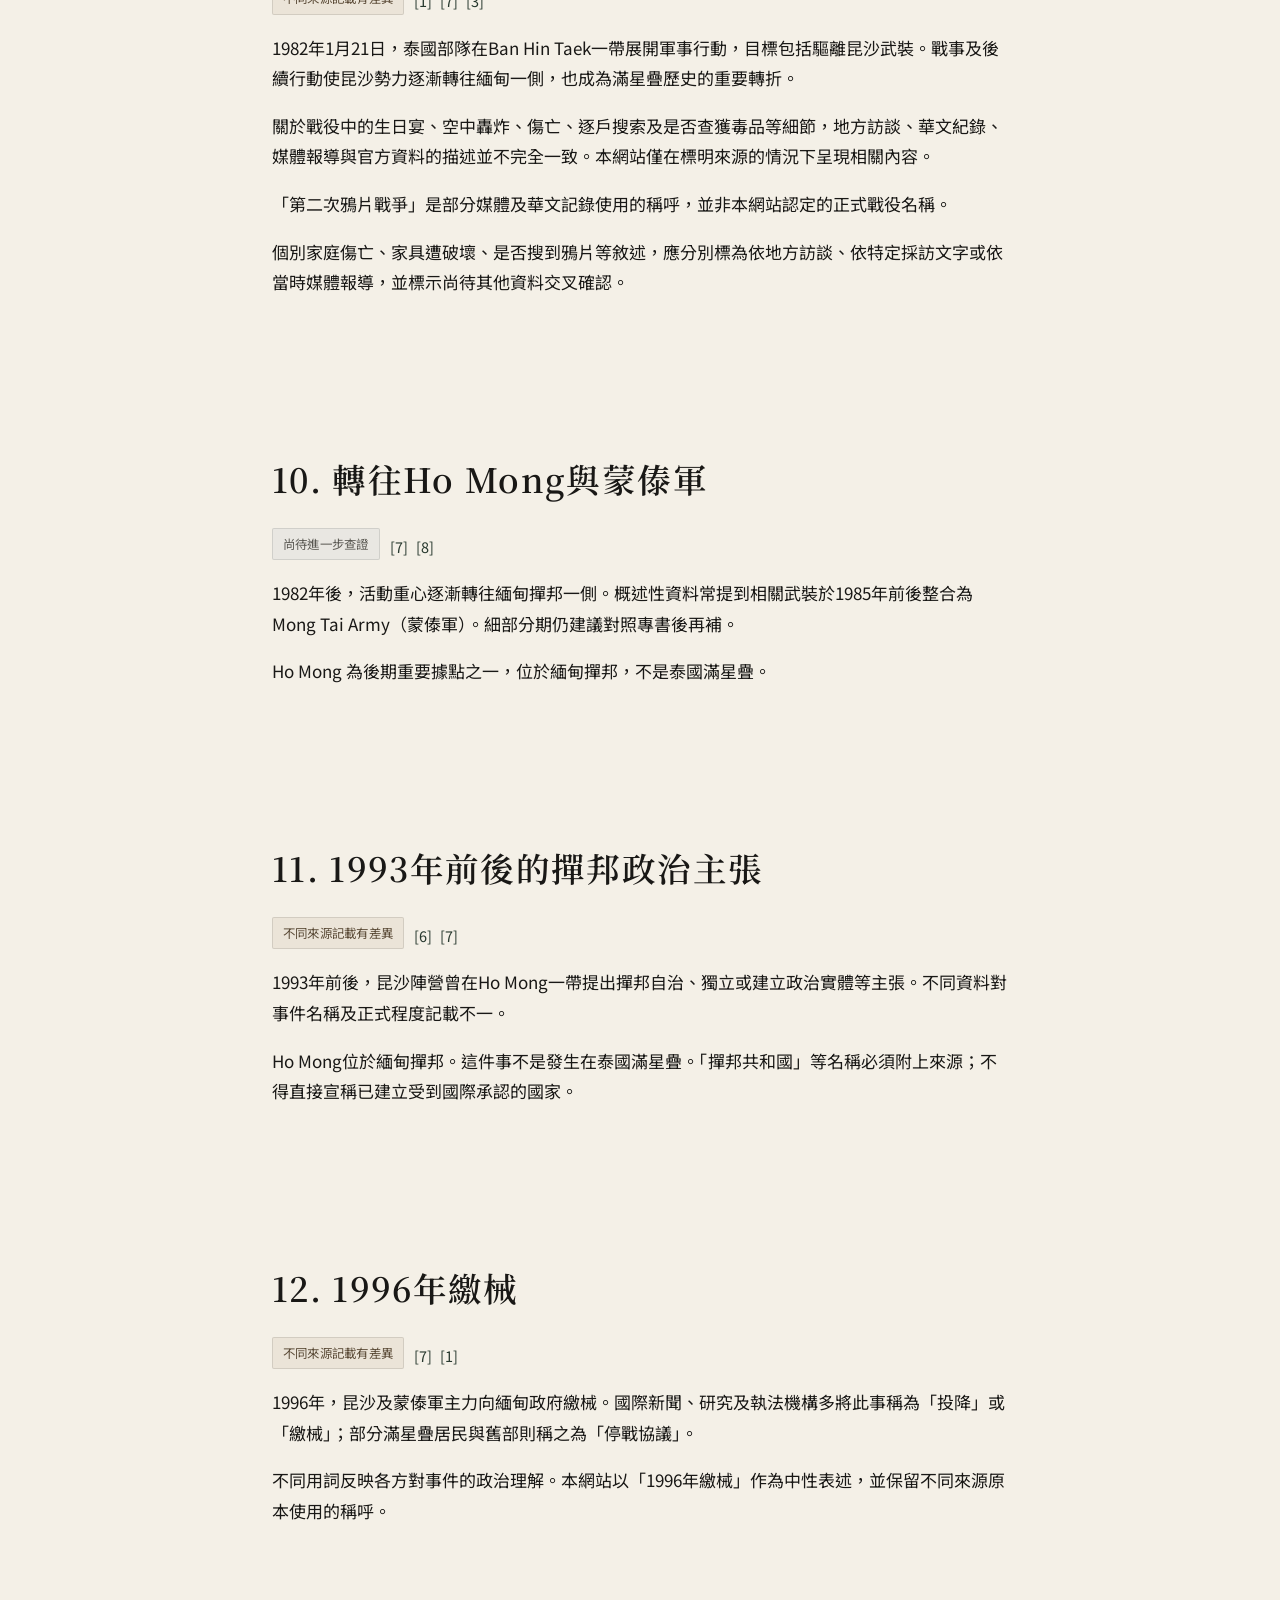
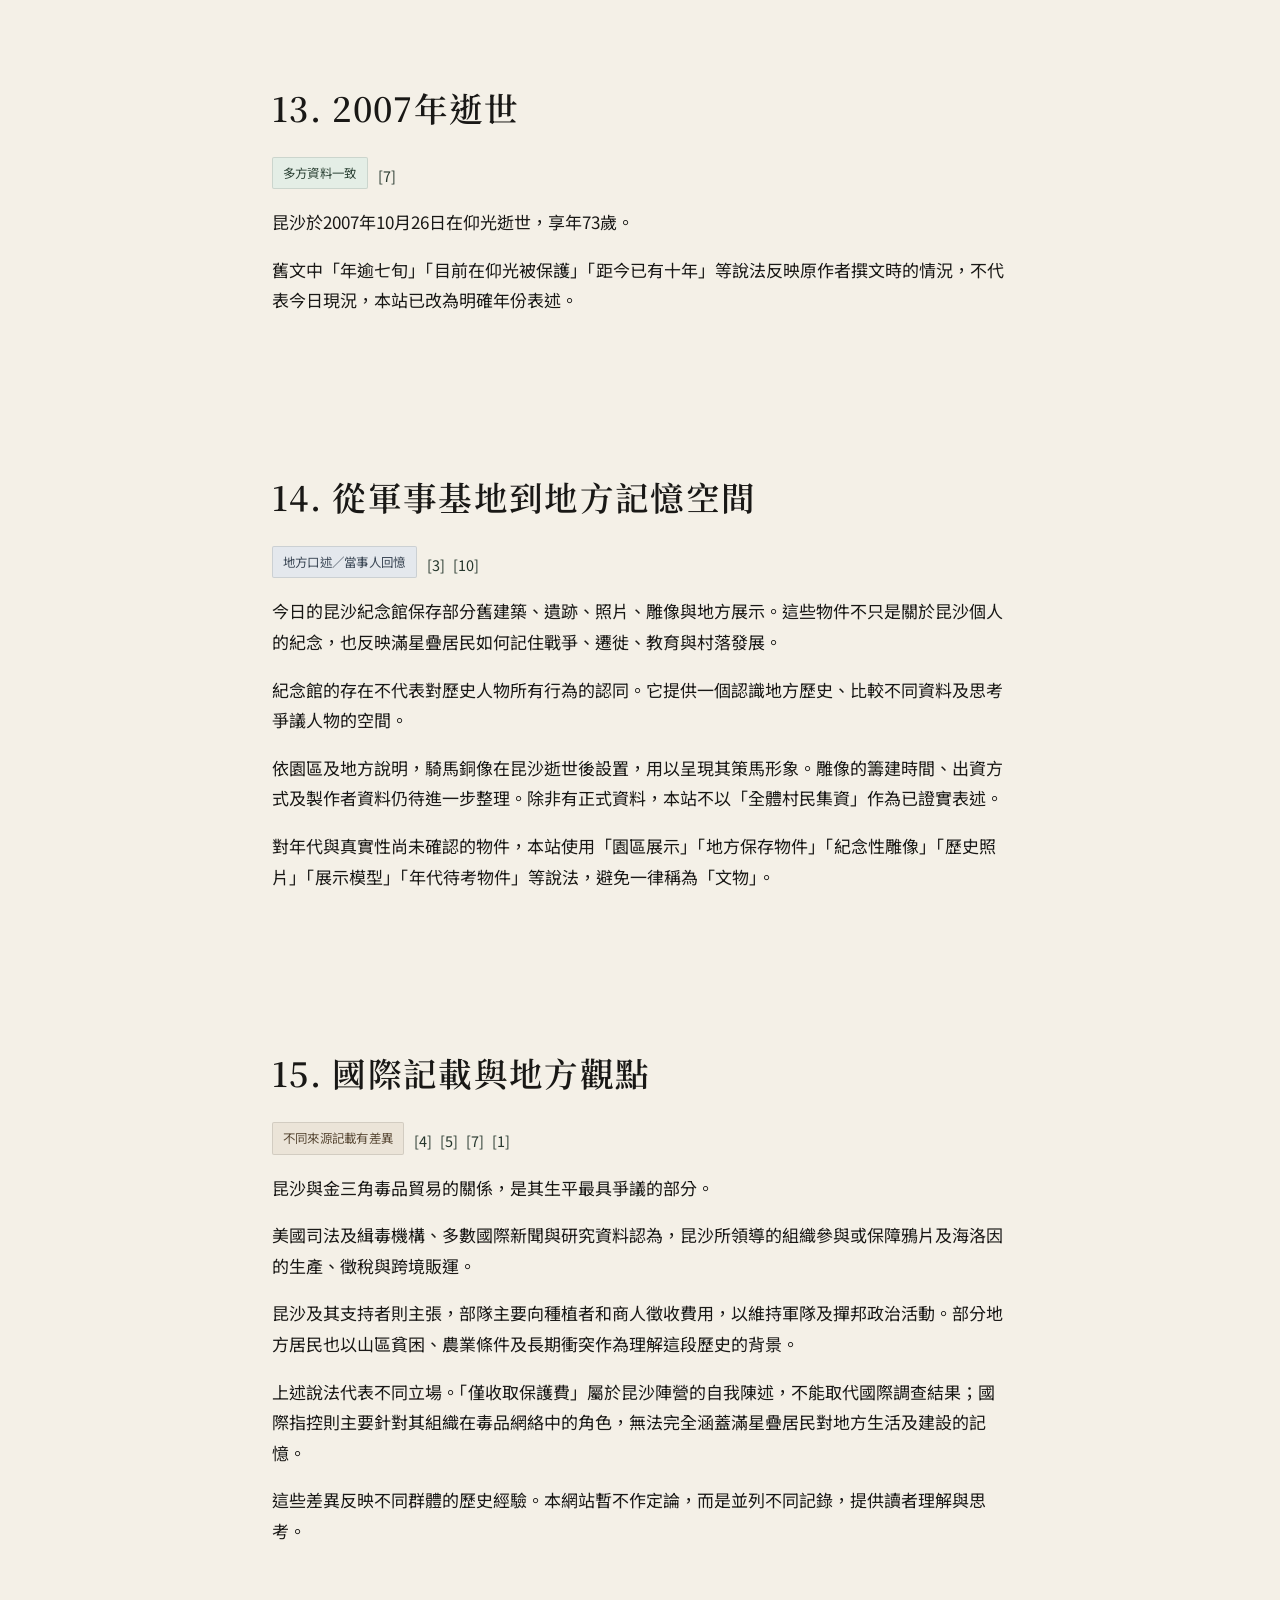
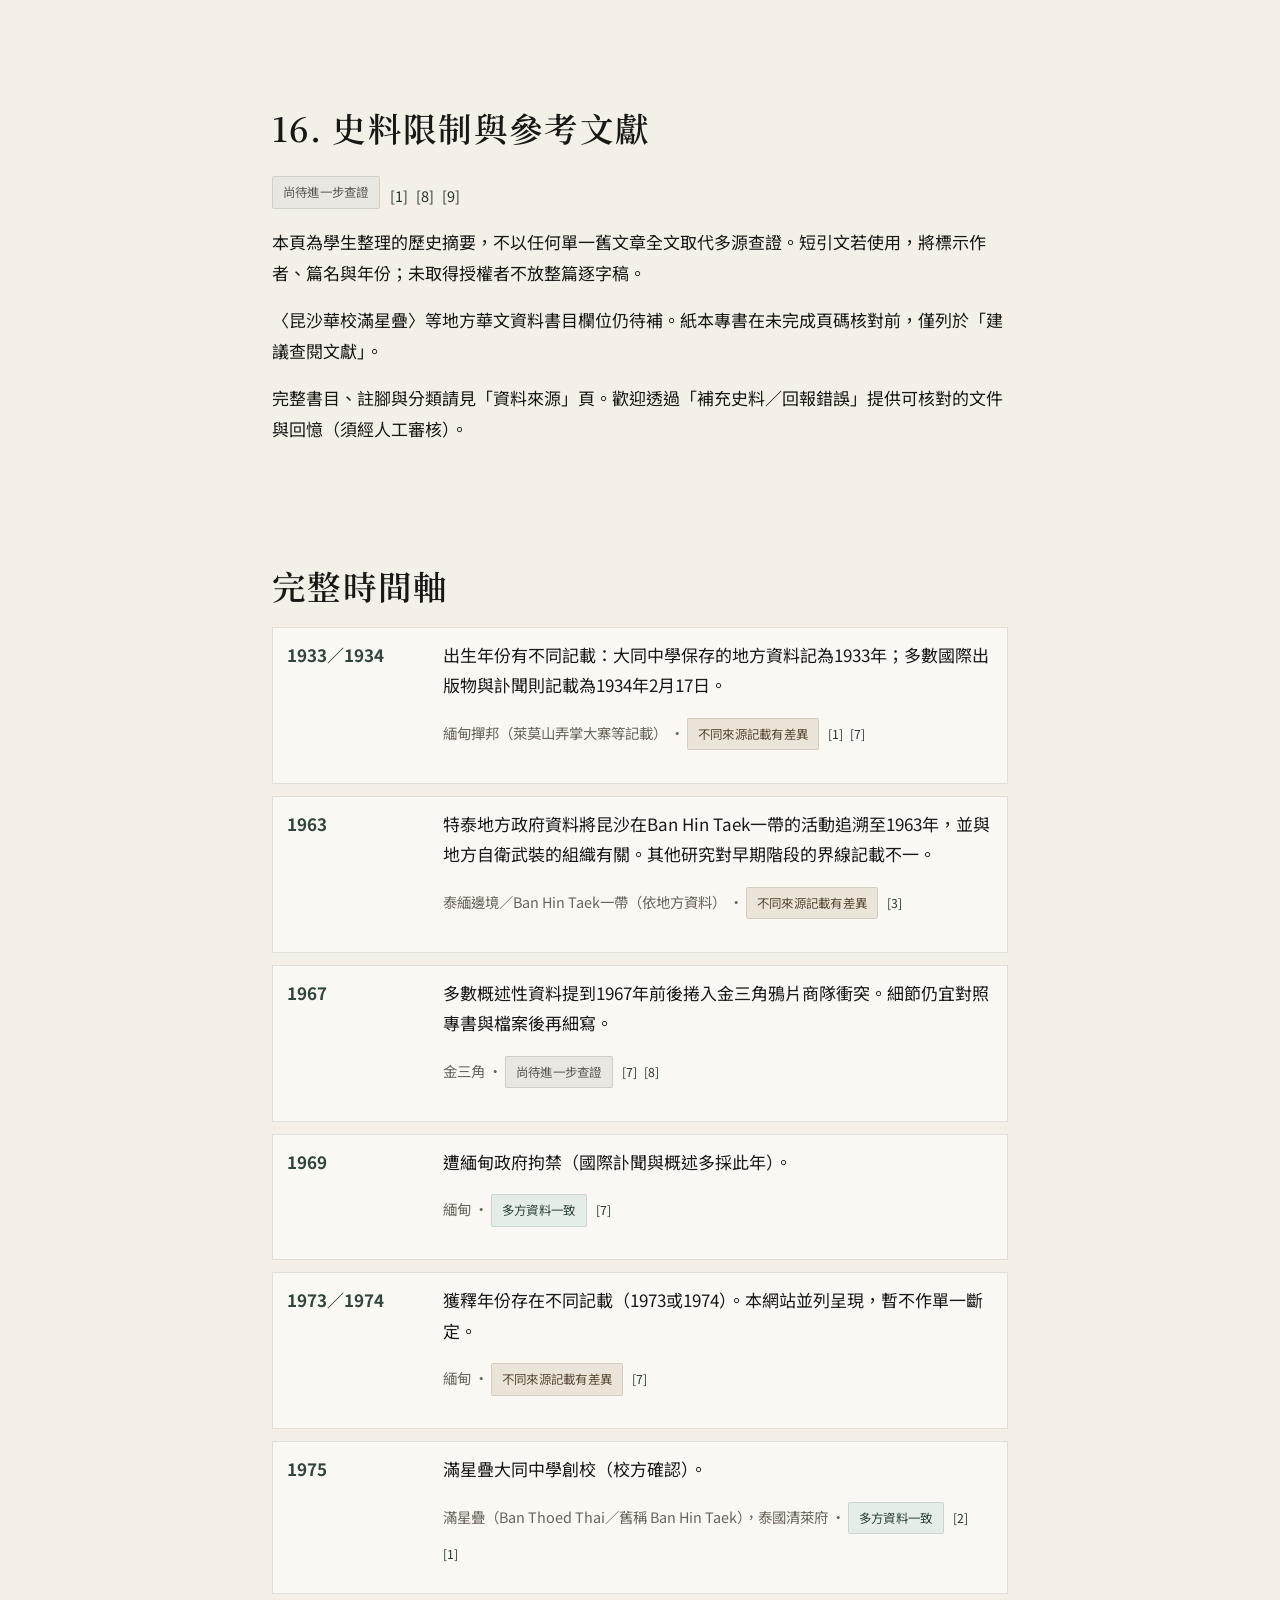
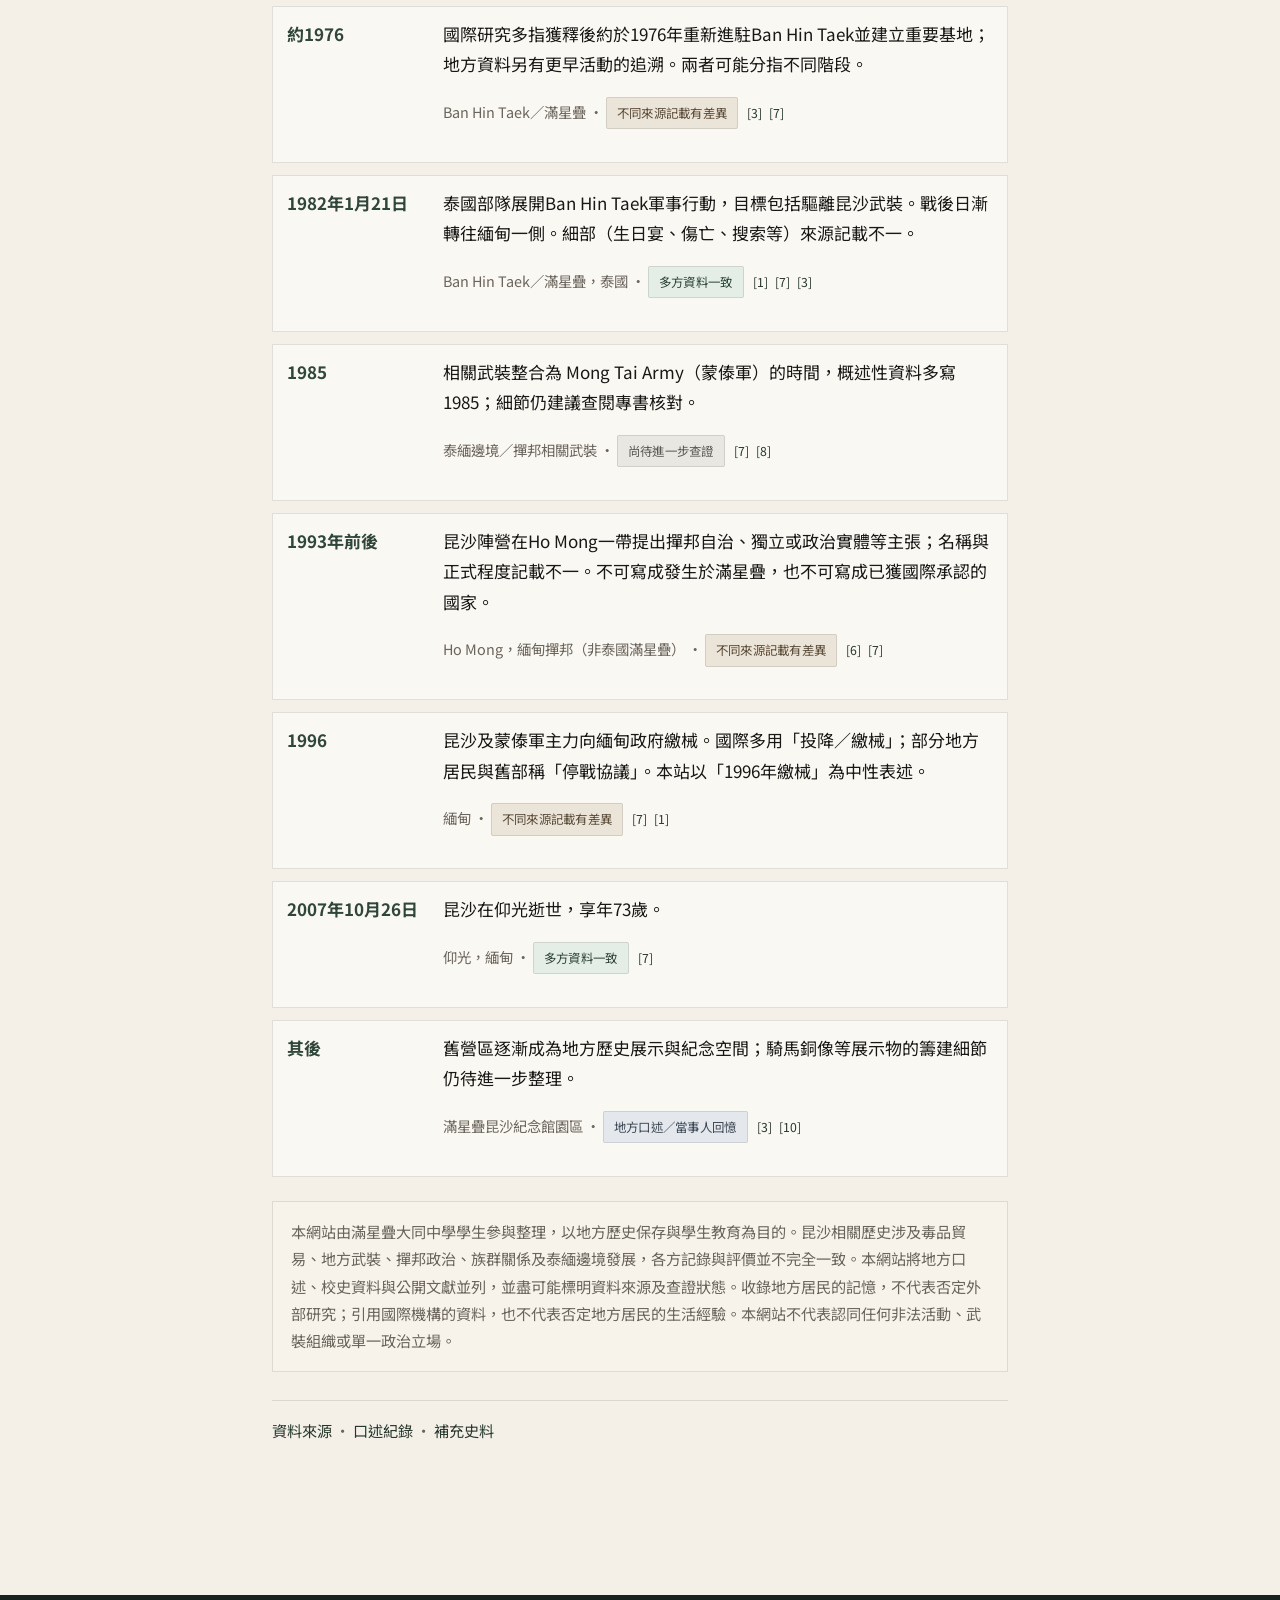
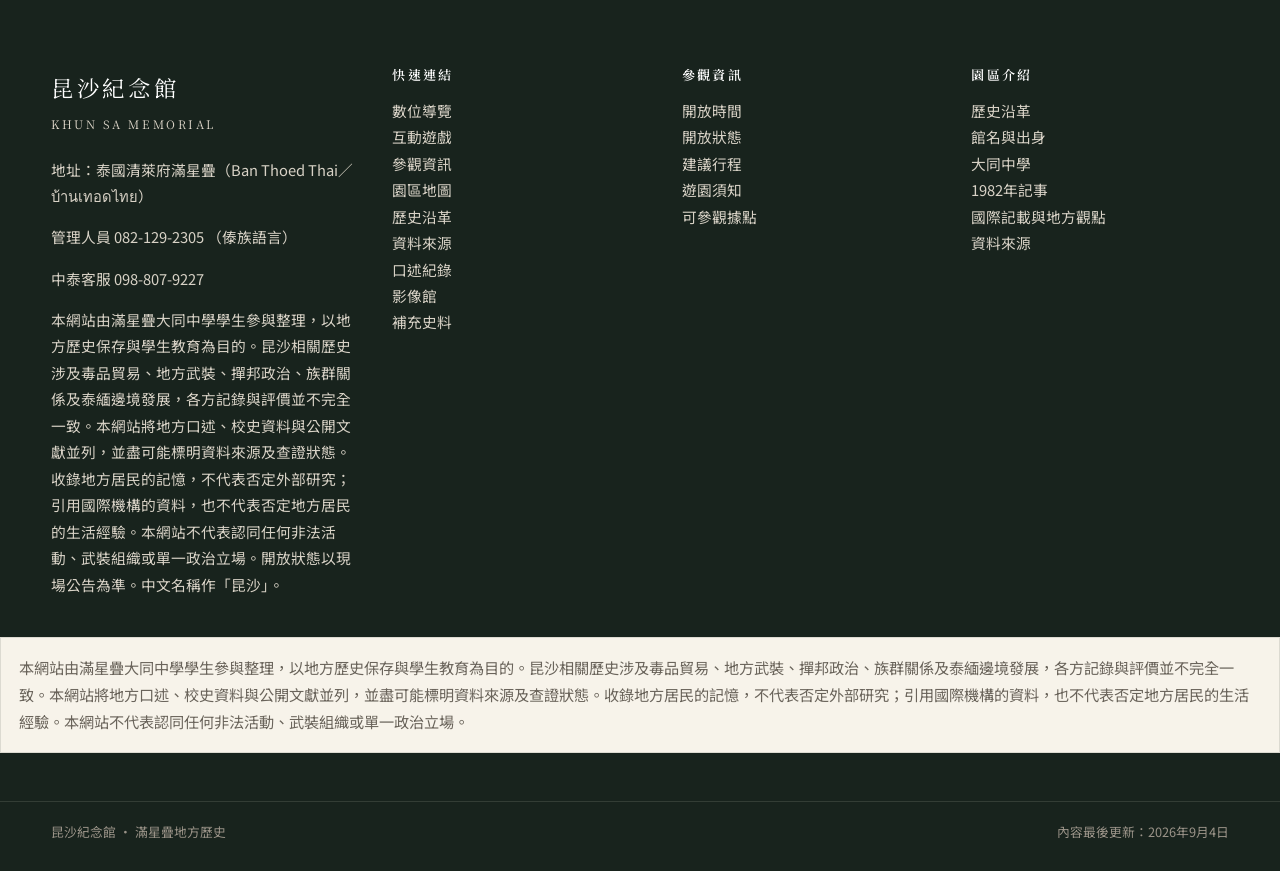
<file: about.html>
<!DOCTYPE html>
<html lang="zh-Hant">
<head>
  <meta charset="UTF-8">
  <meta name="viewport" content="width=device-width, initial-scale=1.0">
  <title>歷史沿革｜昆沙紀念館</title>
  <meta name="description" content="滿星疊大同中學學生整理：昆沙、滿星疊、大同中學與泰緬邊境歷史的多源對照摘要。">
  <link rel="stylesheet" href="css/style.css">
  <style id="khunsa-critical">.drawer{display:none!important}.drawer.is-open{display:block!important}body{margin:0;background:#f4f0e7;color:#191816;font-family:"Noto Sans TC","Microsoft JhengHei",sans-serif}</style>
</head>
<body data-title="aboutTitle">
  <noscript>
    <div class="wrap noscript-box">
      <p>昆沙紀念館｜滿星疊大同中學學生整理的地方記憶與歷史資料。</p>
      <p>地址：泰國清萊府滿星疊（Ban Thoed Thai）。電話：082-129-2305／098-807-9227。請啟用 JavaScript 以閱讀完整章節與時間軸。</p>
    </div>
  </noscript>
  <main id="main" class="page">
    <div class="wrap">
      <nav class="crumb" aria-label="breadcrumb">
        <a href="index.html" data-i18n="crumbHome">首頁</a> / <a href="about.html" data-i18n="navAbout">園區介紹</a> / <span data-i18n="aboutTitle">歷史沿革</span>
      </nav>
      <header class="page-hero">
        <p class="kicker" data-i18n="historyKicker">HISTORY</p>
        <h1 class="page-title" data-i18n="aboutTitle">歷史沿革</h1>
        <p class="serif" data-i18n="aboutLead">地方記憶、公開文獻與學生整理</p>
      </header>
      <figure class="page-hero-img">
        <img src="images/photos/16.jpg" alt="" data-i18n-alt="hall2Title">
      </figure>
      <div id="history-root" class="article-flow"></div>
    </div>
  </main>
  <script src="js/spots.js"></script>
  <script src="js/i18n.js"></script>
  <script src="js/i18n-patch.js"></script>
  <script src="js/i18n-spots.js"></script>
  <script src="js/sources-data.js"></script>
  <script src="js/timeline-data.js"></script>
  <script src="js/history-data.js"></script>
  <script src="js/layout.js"></script>
  <script>KHUNSA.renderChrome({ description: document.querySelector('meta[name="description"]').content });</script>
  <script src="js/about.js"></script>
</body>
</html>
</file>
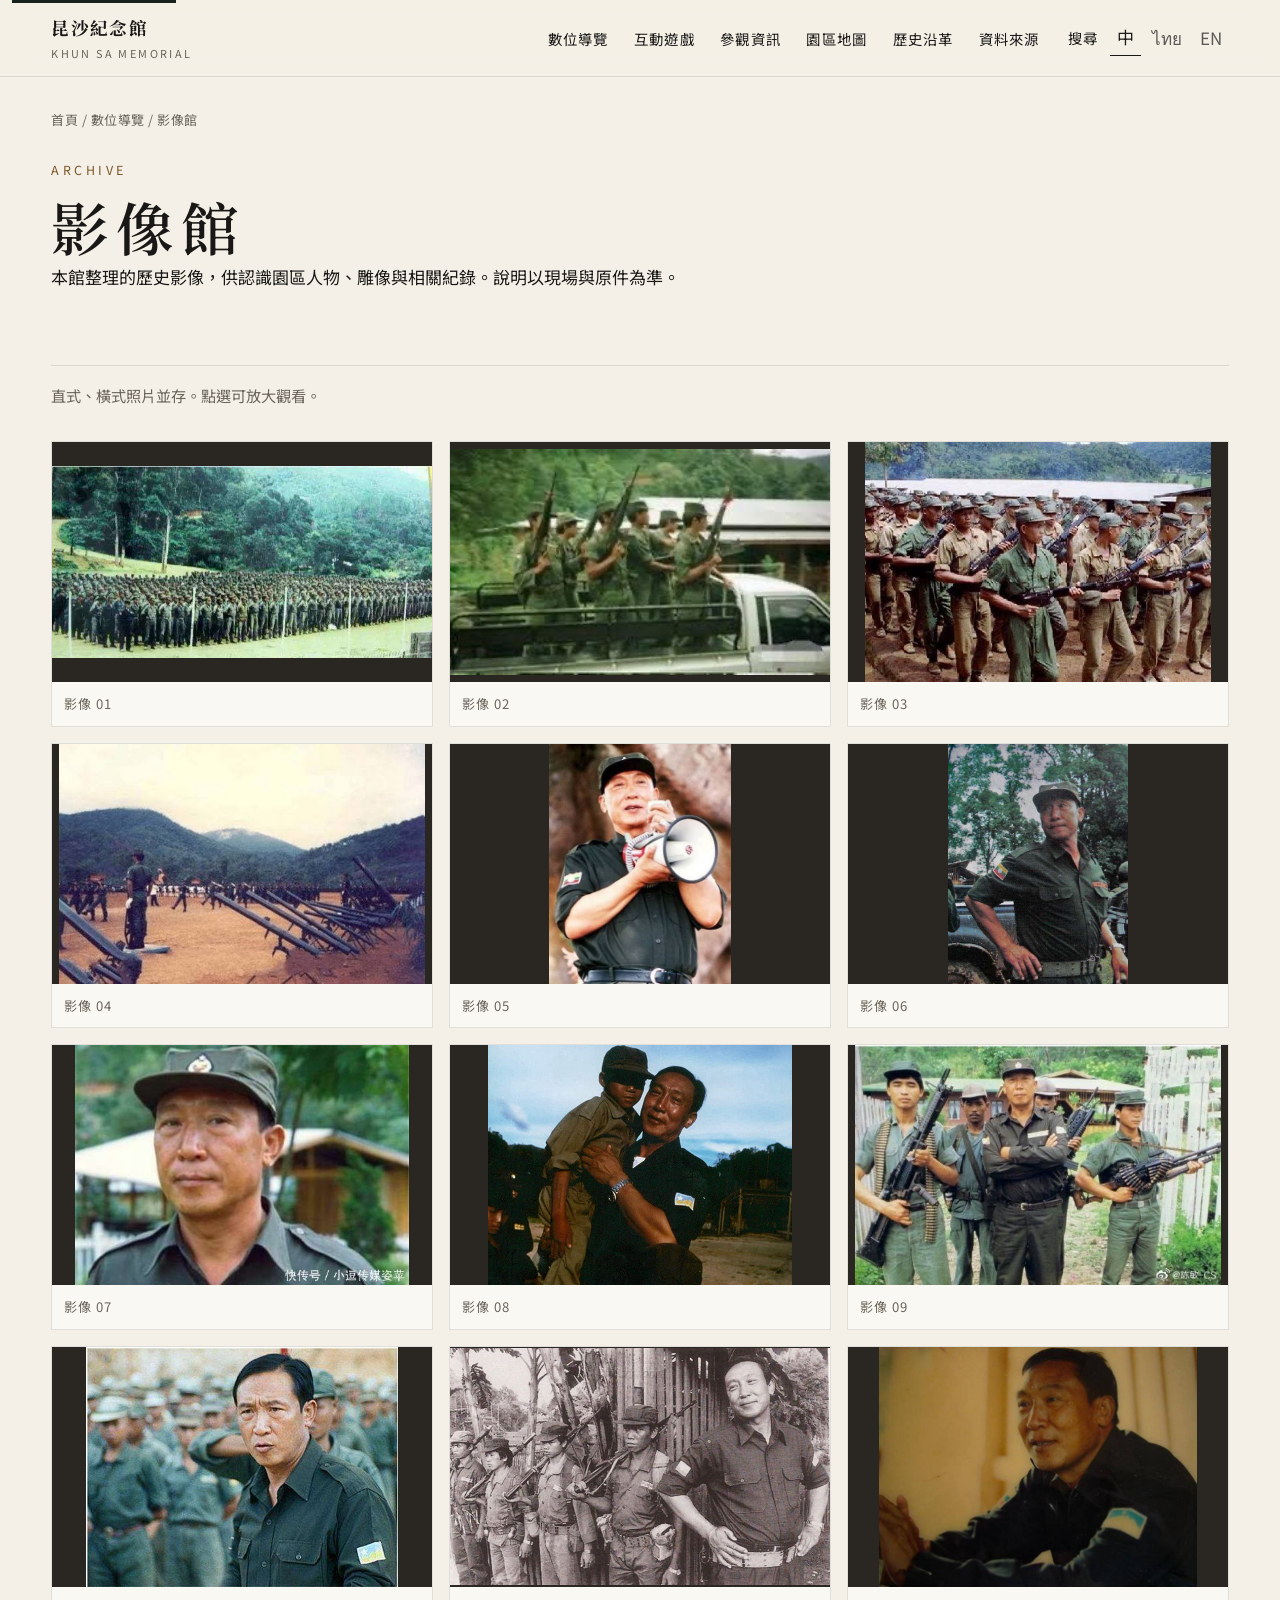
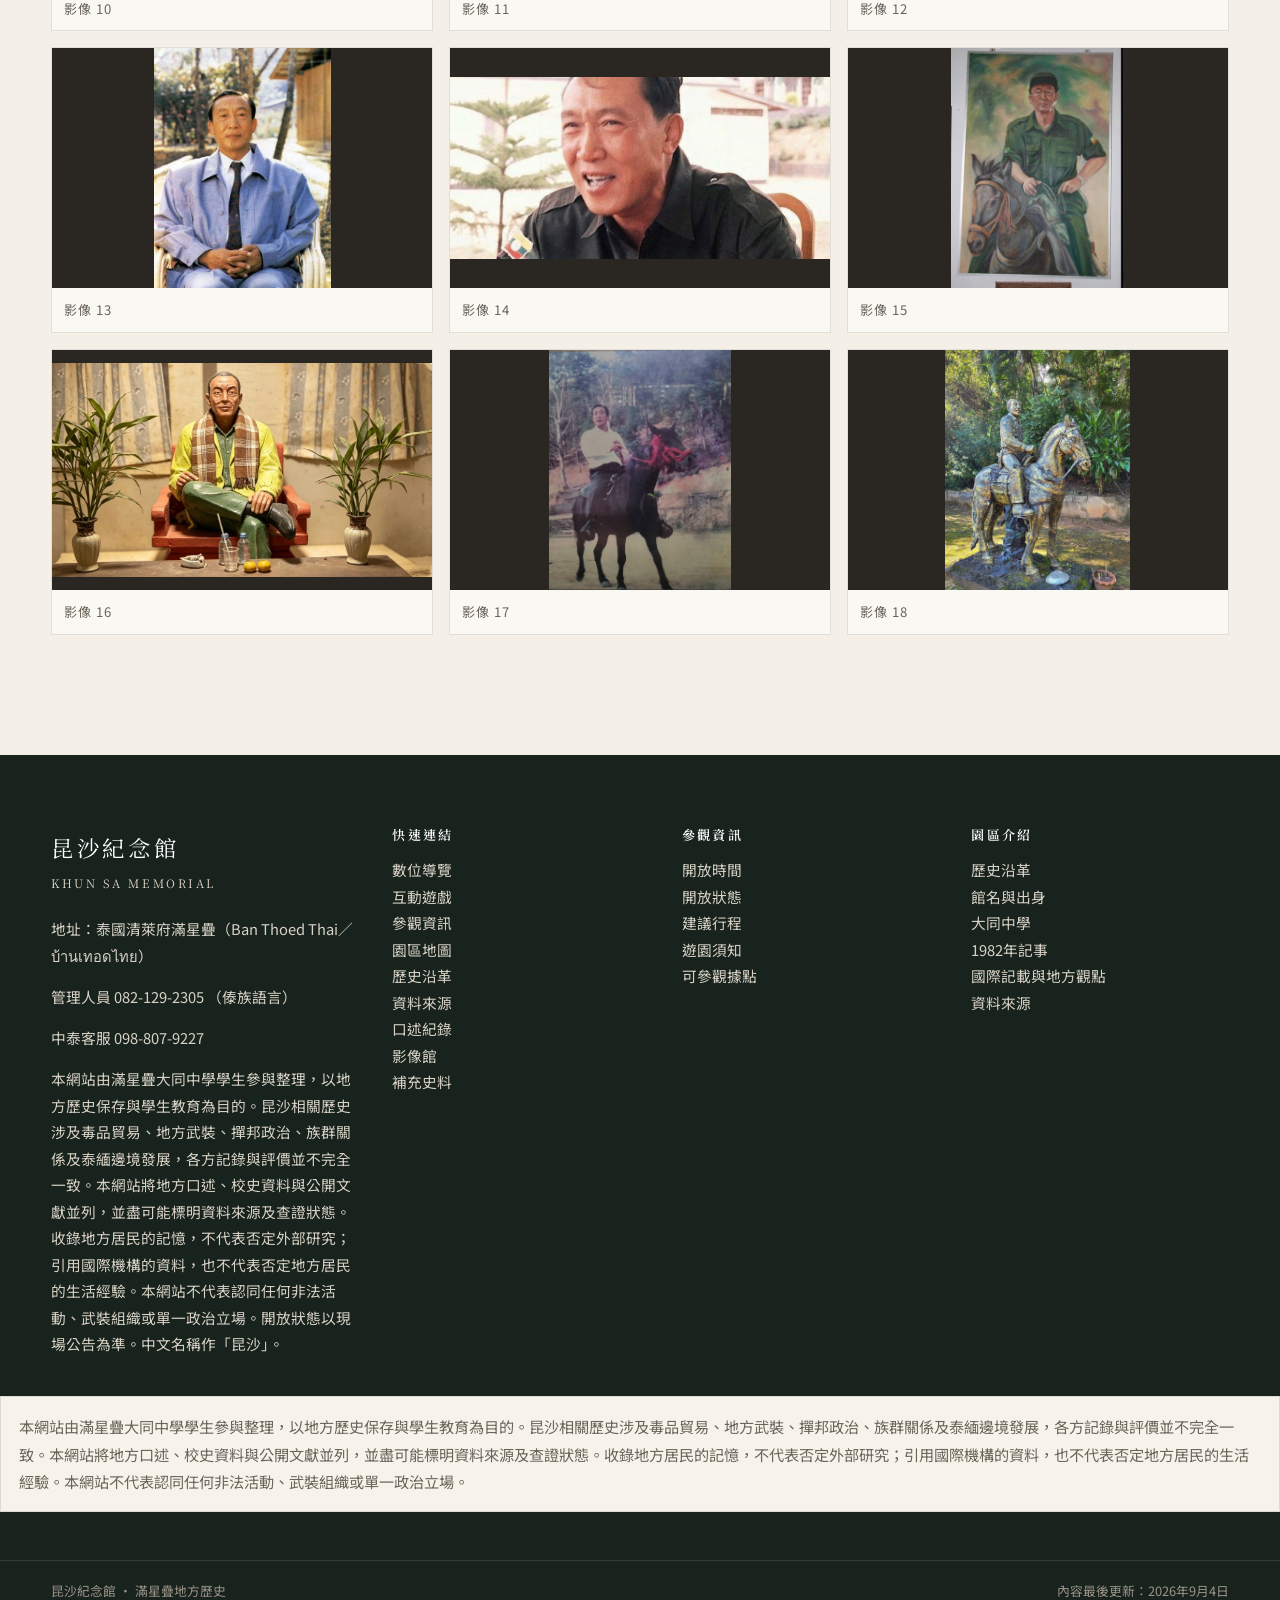
<file: archive.html>
<!DOCTYPE html>
<html lang="zh-Hant">
<head>
  <meta charset="UTF-8">
  <meta name="viewport" content="width=device-width, initial-scale=1.0">
  <title>影像館｜昆沙紀念館</title>
  <meta name="description" content="昆沙紀念館影像館：歷史人像、園區雕像與相關影像紀錄。">
  <link rel="stylesheet" href="css/style.css">
  <style id="khunsa-critical">.drawer{display:none!important}.drawer.is-open{display:block!important}body{margin:0;background:#f4f0e7;color:#191816;font-family:"Noto Sans TC","Microsoft JhengHei",sans-serif}</style>
</head>
<body data-title="galleryTitle">
  <main id="main" class="page">
    <div class="wrap">
      <nav class="crumb" aria-label="breadcrumb">
        <a href="index.html" data-i18n="crumbHome">首頁</a> / <a href="guide.html" data-i18n="navGuide">數位導覽</a> / <span data-i18n="galleryTitle">影像館</span>
      </nav>
      <header class="page-hero">
        <p class="kicker" data-i18n="galleryKicker">ARCHIVE</p>
        <h1 class="page-title" data-i18n="galleryTitle">影像館</h1>
        <p class="measure" data-i18n="galleryLead">本館整理的歷史影像，供認識園區人物、雕像與相關紀錄。說明以現場與原件為準。</p>
      </header>
      <p class="note" data-i18n="galleryNote">直式、橫式照片並存。點選可放大。手機為單欄，避免擠在同一排。</p>
      <div class="archive-grid" id="archive-grid"></div>
    </div>
  </main>
  <dialog class="archive-dialog" id="archive-dialog" aria-labelledby="archive-dialog-title">
    <div class="archive-dialog-bar">
      <p id="archive-dialog-title"></p>
      <button type="button" class="archive-dialog-close" data-close data-i18n="galleryClose">關閉</button>
    </div>
    <div class="archive-dialog-stage">
      <button type="button" class="archive-nav" data-prev aria-label="上一張">‹</button>
      <img id="archive-dialog-img" alt="">
      <button type="button" class="archive-nav" data-next aria-label="下一張">›</button>
    </div>
  </dialog>
  <script src="js/spots.js"></script>
  <script src="js/i18n.js"></script>
  <script src="js/i18n-patch.js"></script>
  <script src="js/i18n-spots.js"></script>
  <script src="js/layout.js"></script>
  <script src="js/archive.js"></script>
</body>
</html>
</file>
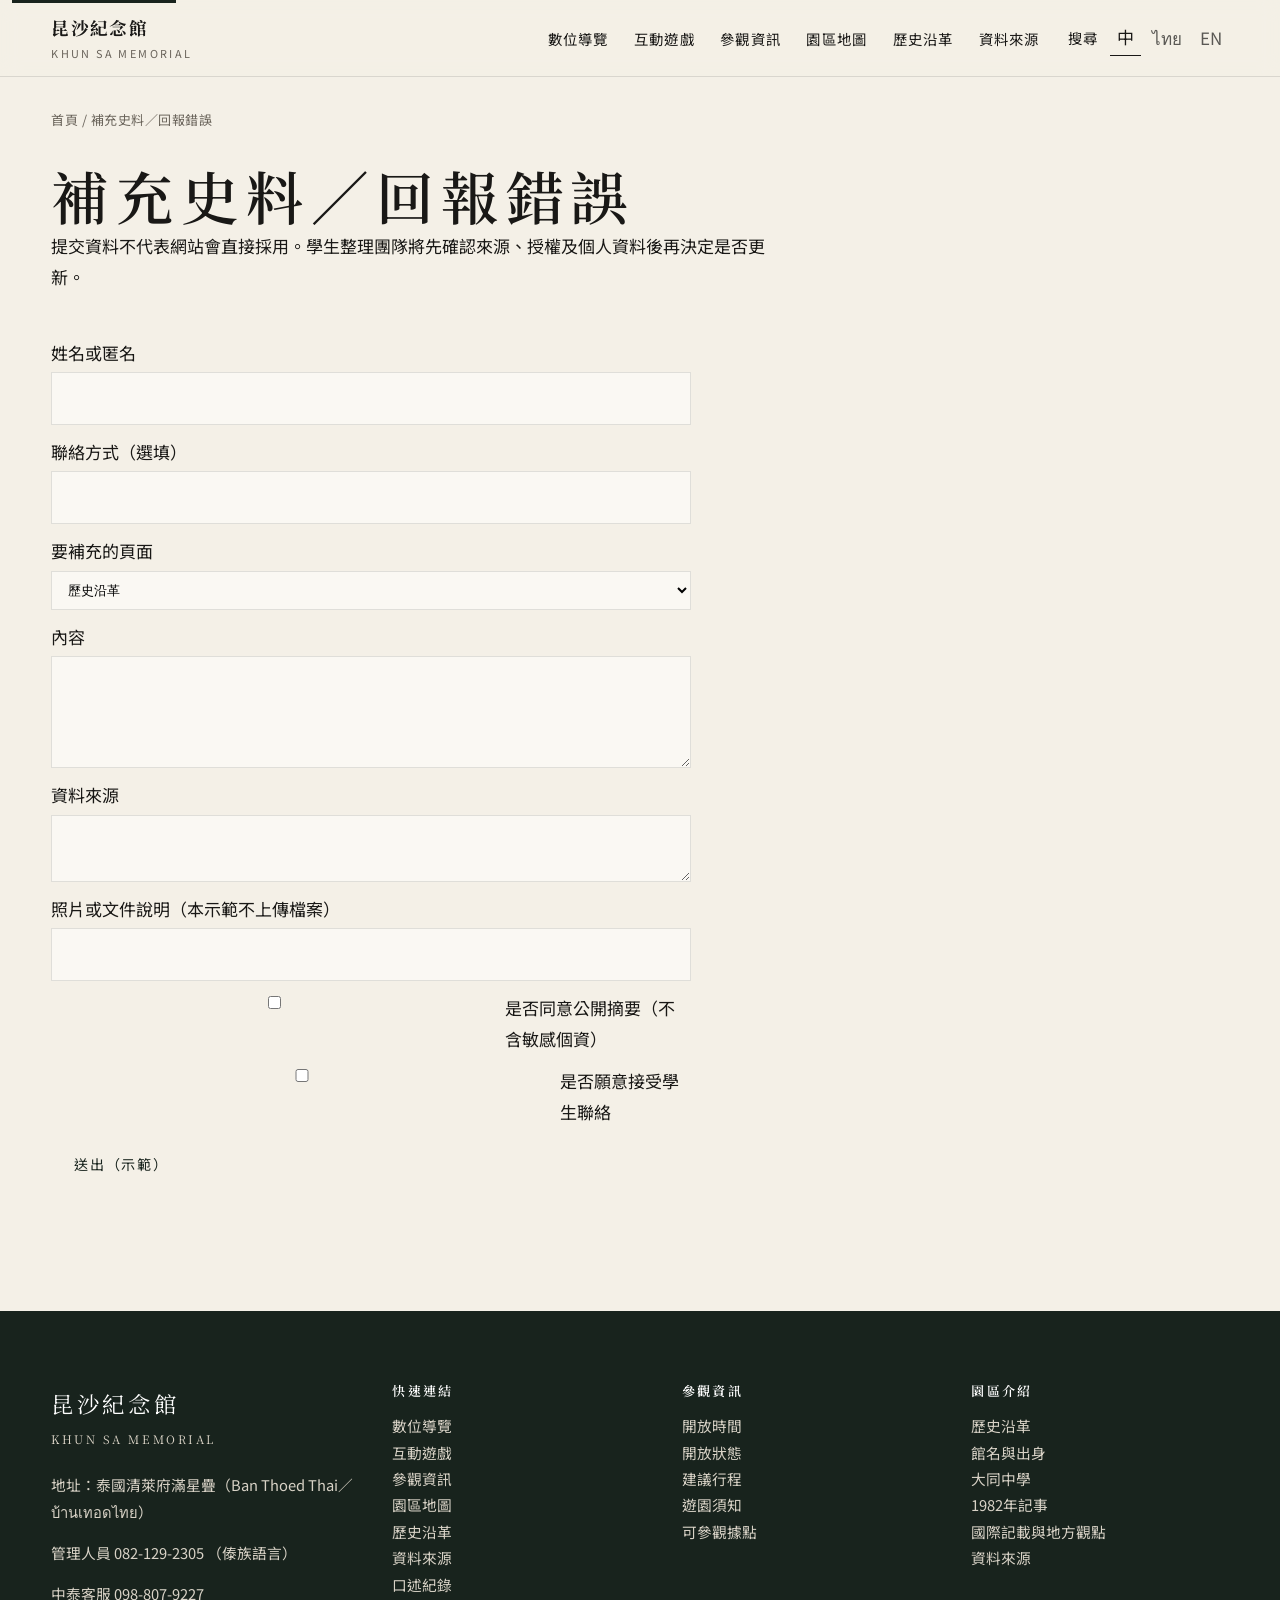
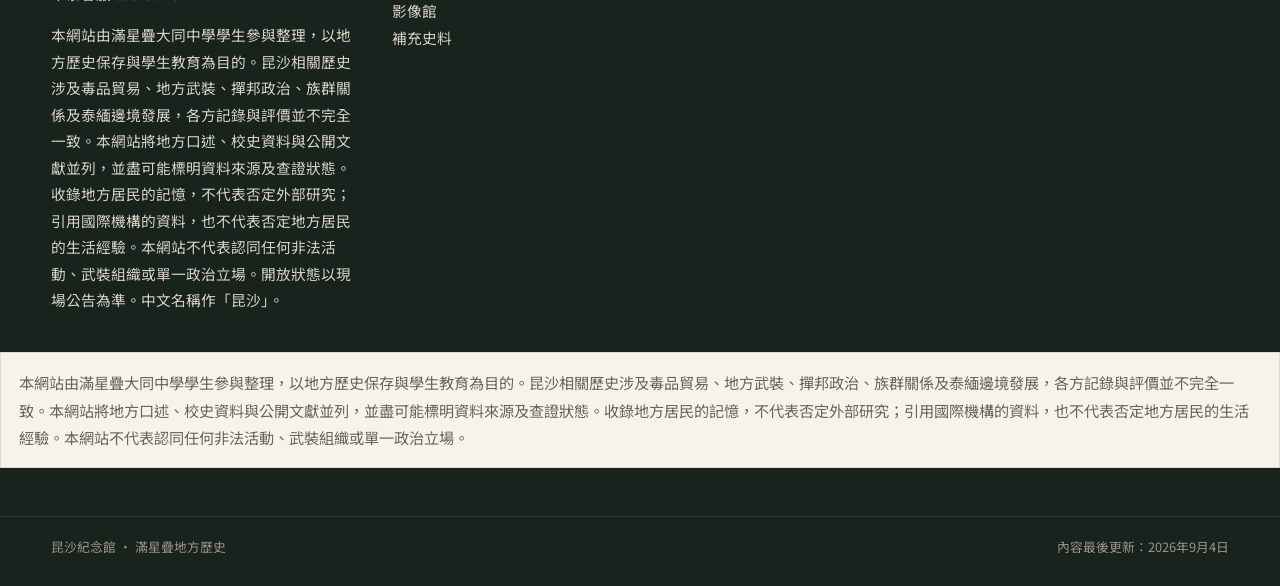
<file: contribute.html>
<!DOCTYPE html>
<html lang="zh-Hant">
<head>
  <meta charset="UTF-8">
  <meta name="viewport" content="width=device-width, initial-scale=1.0">
  <title>補充史料｜昆沙紀念館</title>
  <meta name="description" content="向滿星疊大同中學學生整理團隊補充史料或回報錯誤。提交後須經人工審核，不會自動公開。">
  <link rel="stylesheet" href="css/style.css">
  <style id="khunsa-critical">.drawer{display:none!important}.drawer.is-open{display:block!important}body{margin:0;background:#f4f0e7;color:#191816;font-family:"Noto Sans TC","Microsoft JhengHei",sans-serif}</style>
</head>
<body data-title="contributeTitle">
  <main id="main" class="page">
    <div class="wrap">
      <nav class="crumb" aria-label="breadcrumb">
        <a href="index.html" data-i18n="crumbHome">首頁</a> / <span data-i18n="contributeTitle">補充史料／回報錯誤</span>
      </nav>
      <header class="page-hero">
        <h1 class="page-title" data-i18n="contributeTitle">補充史料／回報錯誤</h1>
        <p class="measure" data-i18n="contributeLead">提交資料不代表網站會直接採用。學生整理團隊將先確認來源、授權及個人資料後再決定是否更新。</p>
      </header>
      <form class="contribute-form" id="contribute-form">
        <label>姓名或匿名 <input name="name" required maxlength="80"></label>
        <label>聯絡方式（選填） <input name="contact" maxlength="120" type="text" autocomplete="email"></label>
        <label>要補充的頁面
          <select name="page">
            <option value="about.html">歷史沿革</option>
            <option value="sources.html">資料來源</option>
            <option value="oral-history.html">口述紀錄</option>
            <option value="visit.html">參觀資訊</option>
            <option value="spot">據點頁</option>
            <option value="other">其他</option>
          </select>
        </label>
        <label>內容 <textarea name="content" required rows="6" maxlength="4000"></textarea></label>
        <label>資料來源 <textarea name="source" rows="3" maxlength="1000"></textarea></label>
        <label>照片或文件說明（本示範不上傳檔案） <input name="fileNote" maxlength="200"></label>
        <label class="check"><input type="checkbox" name="agreePublic"> 是否同意公開摘要（不含敏感個資）</label>
        <label class="check"><input type="checkbox" name="agreeContact"> 是否願意接受學生聯絡</label>
        <button type="submit" class="btn btn-solid">送出（示範）</button>
      </form>
      <p class="note" id="contribute-msg" hidden></p>
    </div>
  </main>
  <script src="js/spots.js"></script>
  <script src="js/i18n.js"></script>
  <script src="js/i18n-patch.js"></script>
  <script src="js/i18n-spots.js"></script>
  <script src="js/layout.js"></script>
  <script>
    KHUNSA.renderChrome();
    const form = document.getElementById("contribute-form");
    const msg = document.getElementById("contribute-msg");
    form.addEventListener("submit", (e) => {
      e.preventDefault();
      const data = Object.fromEntries(new FormData(form).entries());
      data.agreePublic = !!form.agreePublic.checked;
      data.agreeContact = !!form.agreeContact.checked;
      data.submittedAt = new Date().toISOString();
      data.status = "pending_review";
      try {
        const key = "khunsa-contribute-queue";
        const queue = JSON.parse(localStorage.getItem(key) || "[]");
        queue.push(data);
        localStorage.setItem(key, JSON.stringify(queue));
      } catch (err) {}
      msg.hidden = false;
      msg.textContent = KHUNSA_I18N.t("contributeThanks");
      form.reset();
    });
  </script>
</body>
</html>
</file>
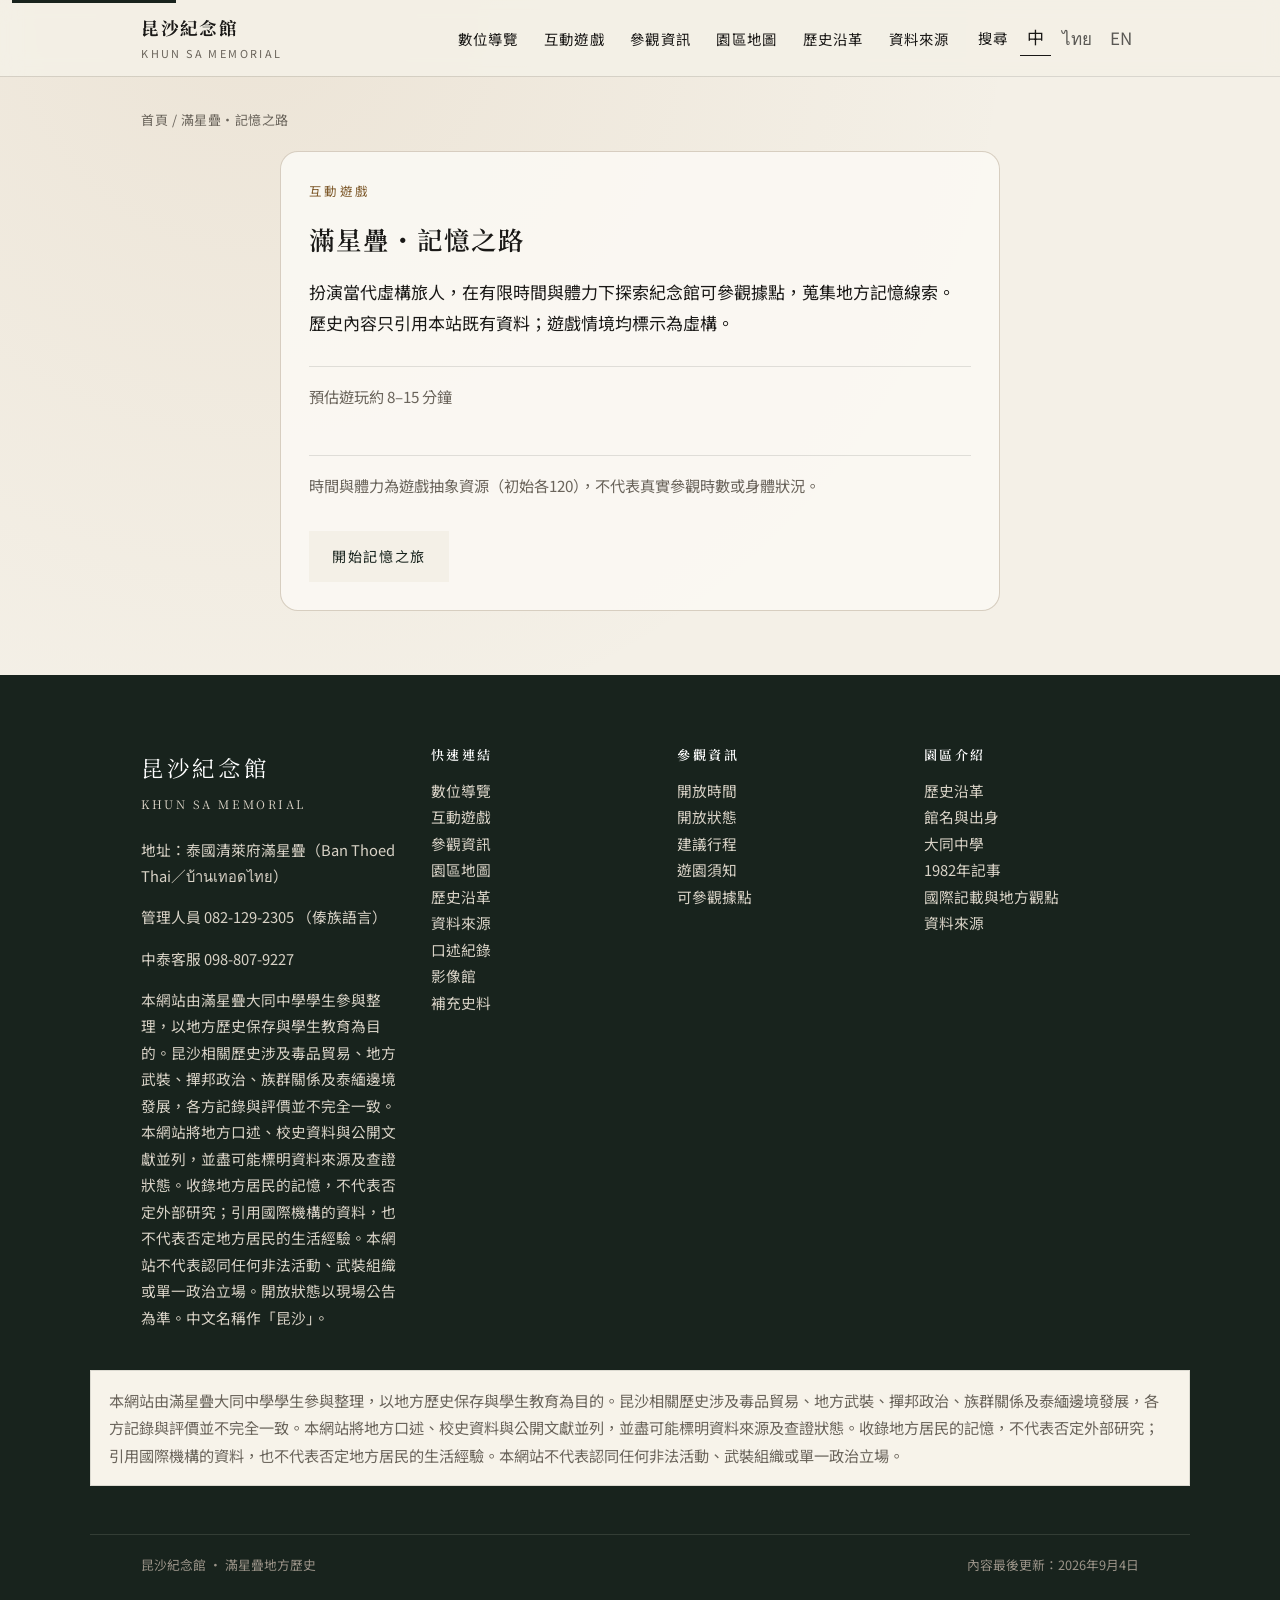
<file: game.html>
<!DOCTYPE html>
<html lang="zh-Hant">
<head>
  <meta charset="UTF-8">
  <meta name="viewport" content="width=device-width, initial-scale=1.0">
  <title>滿星疊・記憶之路｜昆沙紀念館</title>
  <meta name="description" content="滿星疊・記憶之路：以虛構旅人視角探索昆沙紀念館可參觀據點，蒐集地方記憶線索的互動遊戲。">
  <link rel="stylesheet" href="css/style.css">
  <link rel="stylesheet" href="css/game.css">
  <style id="khunsa-critical">.drawer{display:none!important}.drawer.is-open{display:block!important}body{margin:0;background:#f4f0e7;color:#191816;font-family:"Noto Sans TC","Microsoft JhengHei",sans-serif}</style>
</head>
<body class="game-page" data-title="gameTitle">
  <main id="main" class="page">
    <div class="wrap">
      <nav class="crumb" aria-label="breadcrumb">
        <a href="index.html" data-i18n="crumbHome">首頁</a> / <span data-i18n="gameTitle">滿星疊・記憶之路</span>
      </nav>
      <div id="game-root" aria-live="polite"></div>
    </div>
  </main>
  <script src="js/spots.js"></script>
  <script src="js/i18n.js"></script>
  <script src="js/i18n-patch.js"></script>
  <script src="js/i18n-spots.js"></script>
  <script src="js/layout.js"></script>
  <script src="js/game-data.js"></script>
  <script src="js/game-scenes.js"></script>
  <script src="js/game.js"></script>
</body>
</html>
</file>
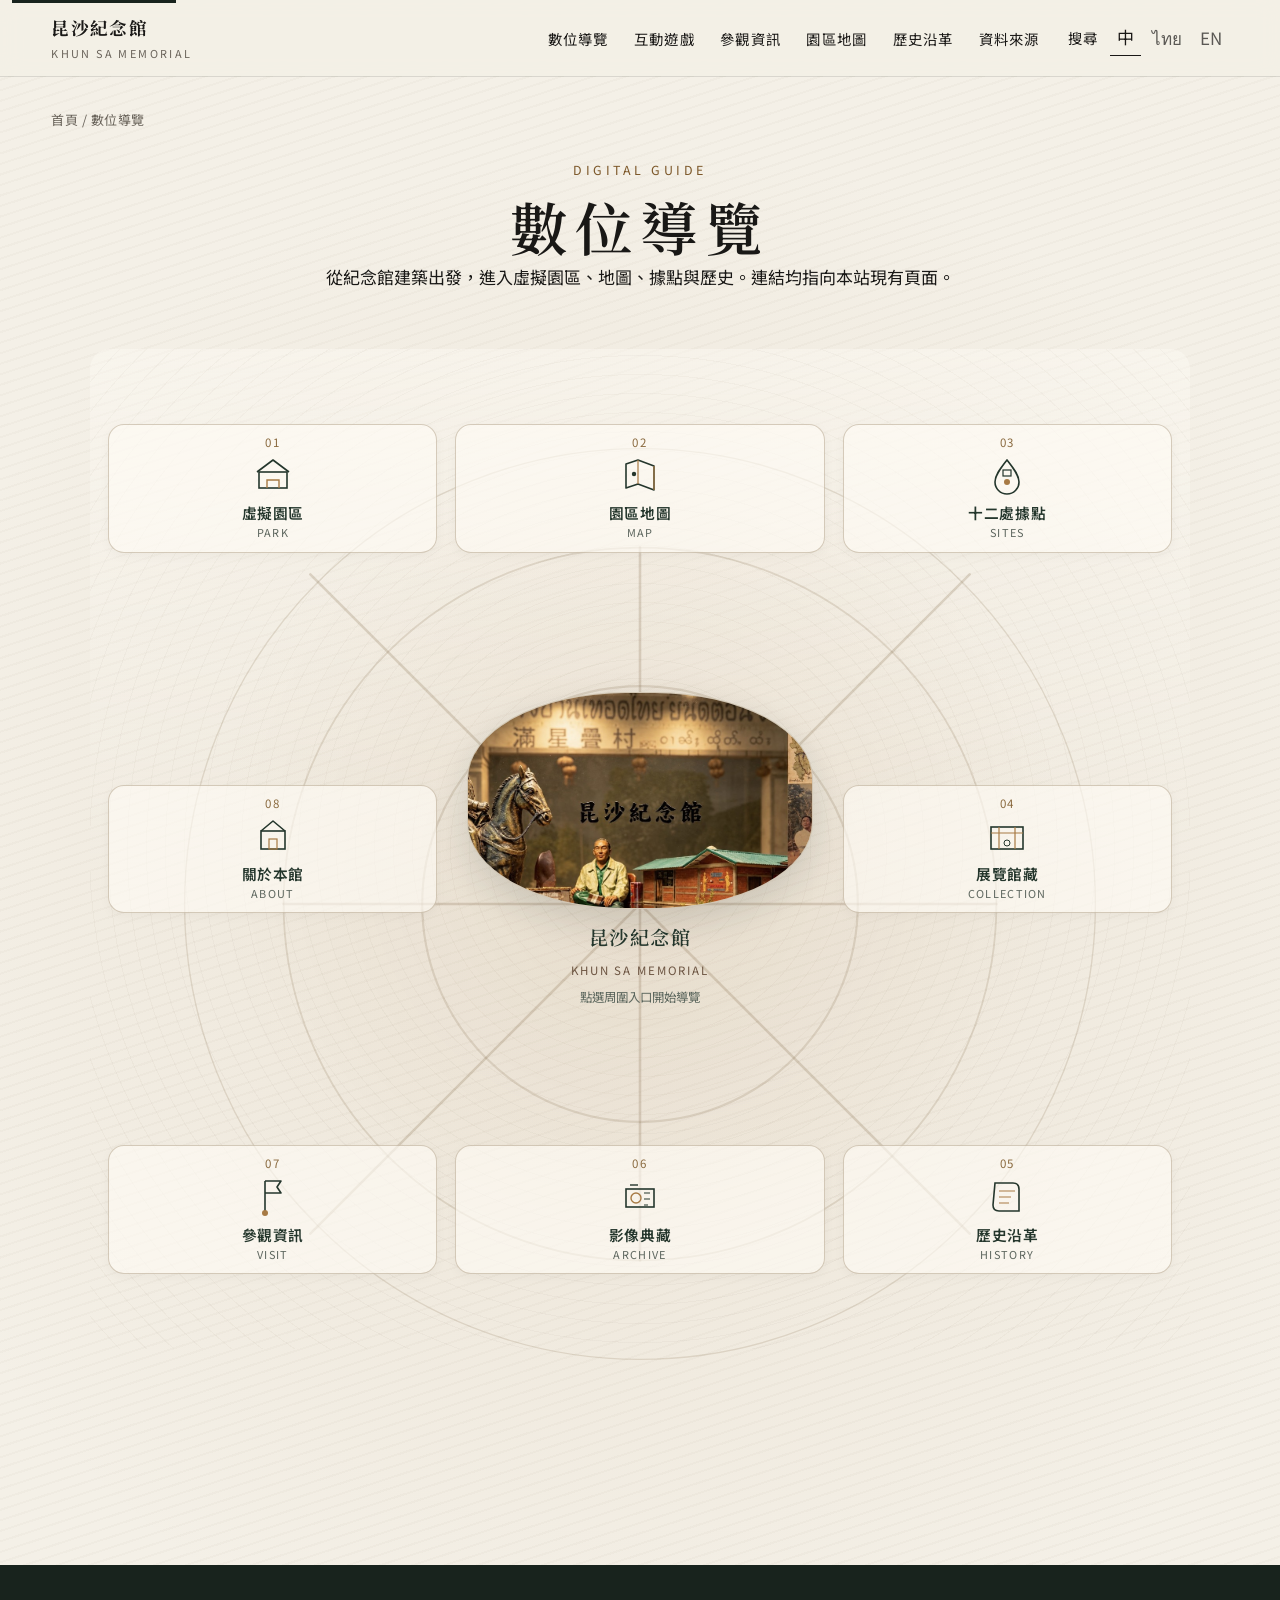
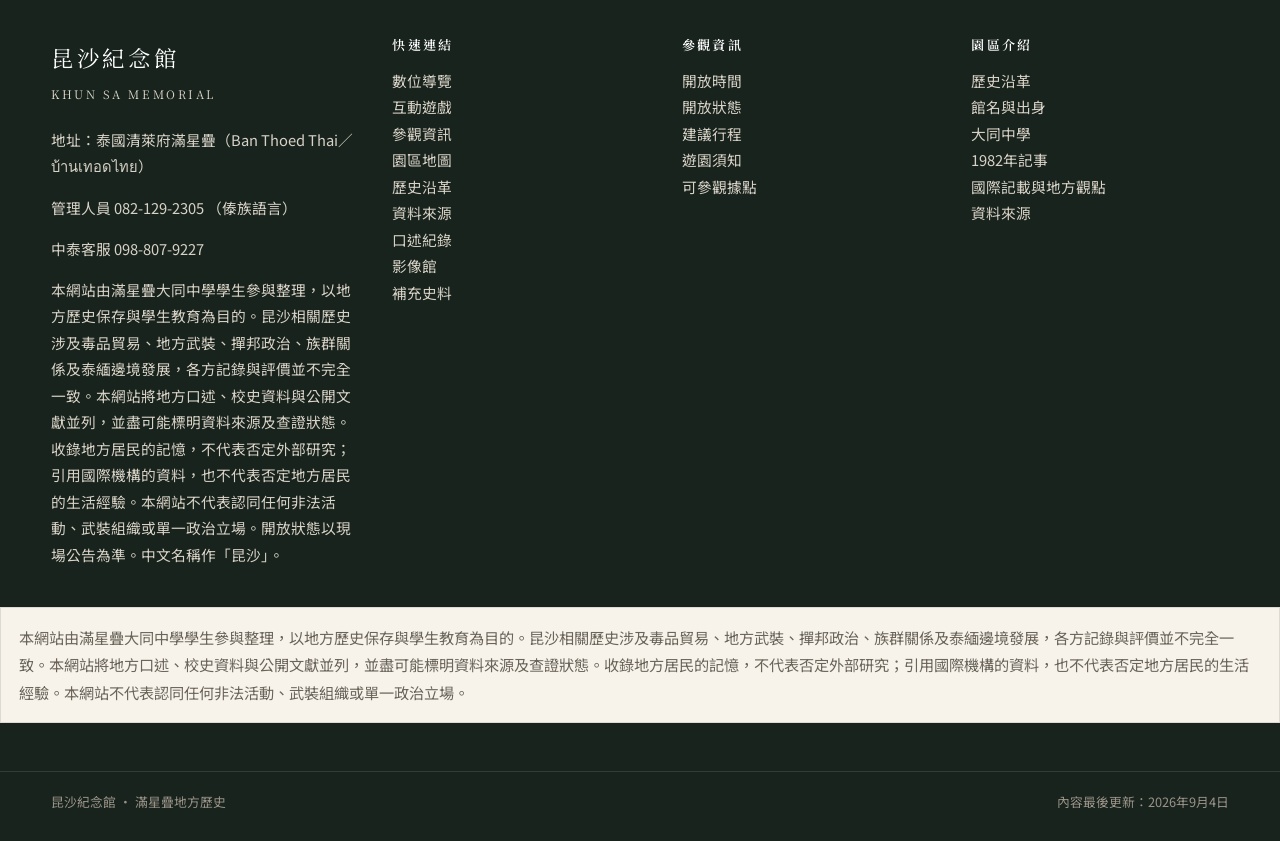
<file: guide.html>
<!DOCTYPE html>
<html lang="zh-Hant">
<head>
  <meta charset="UTF-8">
  <meta name="viewport" content="width=device-width, initial-scale=1.0">
  <title>數位導覽｜昆沙紀念館</title>
  <meta name="description" content="昆沙紀念館數位導覽：園區地圖、十二據點、歷史沿革與參觀資訊入口。">
  <link rel="stylesheet" href="css/style.css">
  <style id="khunsa-critical">.drawer{display:none!important}.drawer.is-open{display:block!important}body{margin:0;background:#f4f0e7;color:#191816;font-family:"Noto Sans TC","Microsoft JhengHei",sans-serif}</style>
</head>
<body class="guide-page" data-title="guideTitle">
  <main id="main" class="page">
    <div class="wrap">
      <nav class="crumb" aria-label="breadcrumb">
        <a href="index.html" data-i18n="crumbHome">首頁</a> / <span data-i18n="guideTitle">數位導覽</span>
      </nav>
      <header class="page-hero guide-hero">
        <p class="kicker" data-i18n="guideEn">DIGITAL GUIDE</p>
        <h1 class="page-title" id="guide-title" data-i18n="guideTitle">數位導覽</h1>
        <p class="measure" data-i18n="guideLead">從紀念館建築出發，進入虛擬園區、地圖、據點與歷史。連結均指向本站現有頁面。</p>
      </header>

      <section class="digital-guide js-reveal is-in" aria-labelledby="guide-title">
        <nav class="guide-map" data-i18n-aria="guideNavLabel" aria-label="數位導覽入口">
          <svg class="guide-connections" viewBox="0 0 100 100" preserveAspectRatio="xMidYMid meet" aria-hidden="true" focusable="false">
            <circle class="guide-connections__ring" cx="50" cy="50" r="22" fill="none" stroke="currentColor" stroke-width="0.22"/>
            <circle class="guide-connections__ring" cx="50" cy="50" r="36" fill="none" stroke="currentColor" stroke-width="0.18"/>
            <circle class="guide-connections__ring" cx="50" cy="50" r="46" fill="none" stroke="currentColor" stroke-width="0.14"/>
            <g class="guide-connections__rays" fill="none" stroke="currentColor" stroke-width="0.26" stroke-linecap="round">
              <line x1="50" y1="50" x2="16.7" y2="16.7"/>
              <line x1="50" y1="50" x2="50" y2="14"/>
              <line x1="50" y1="50" x2="83.3" y2="16.7"/>
              <line x1="50" y1="50" x2="86" y2="50"/>
              <line x1="50" y1="50" x2="83.3" y2="83.3"/>
              <line x1="50" y1="50" x2="50" y2="86"/>
              <line x1="50" y1="50" x2="16.7" y2="83.3"/>
              <line x1="50" y1="50" x2="14" y2="50"/>
            </g>
          </svg>

          <!-- DOM order = Tab 01–08; CSS Grid places them around the hub -->
          <a class="guide-node guide-node--1" href="index.html#orbit" data-i18n-aria="gOrbit" data-aria-num="01" aria-label="01 虛擬園區">
            <span class="guide-node__surface">
              <span class="guide-node__num" aria-hidden="true">01</span>
              <svg viewBox="0 0 48 48" aria-hidden="true"><rect x="10" y="20" width="28" height="16" fill="none" stroke="currentColor" stroke-width="1.6"/><path d="M8 20 L24 8 L40 20" fill="none" stroke="currentColor" stroke-width="1.6" stroke-linejoin="round"/><path d="M18 36 V28 h12 v8" fill="none" stroke="#a77a44" stroke-width="1.4"/></svg>
              <strong data-i18n="gOrbit">虛擬園區</strong>
              <em data-i18n="gOrbitEn">Park</em>
            </span>
          </a>

          <a class="guide-node guide-node--2" href="map.html" data-i18n-aria="gMap" data-aria-num="02" aria-label="02 園區地圖">
            <span class="guide-node__surface">
              <span class="guide-node__num" aria-hidden="true">02</span>
              <svg viewBox="0 0 48 48" aria-hidden="true"><path d="M10 12 l12 -4 16 6 v24 l-16 -6 -12 4 z" fill="none" stroke="currentColor" stroke-width="1.6" stroke-linejoin="round"/><path d="M22 8 v24 M38 14 v24" fill="none" stroke="#a77a44" stroke-width="1.2"/><circle cx="18" cy="22" r="2.2" fill="currentColor"/></svg>
              <strong data-i18n="gMap">園區地圖</strong>
              <em data-i18n="gMapEn">Map</em>
            </span>
          </a>

          <a class="guide-node guide-node--3" href="index.html#explore" data-i18n-aria="gSpots" data-aria-num="03" aria-label="03 十二處據點">
            <span class="guide-node__surface">
              <span class="guide-node__num" aria-hidden="true">03</span>
              <svg viewBox="0 0 48 48" aria-hidden="true"><path d="M24 8 c8 10 12 16 12 22 a12 12 0 1 1 -24 0 c0 -6 4 -12 12 -22 z" fill="none" stroke="currentColor" stroke-width="1.6"/><circle cx="24" cy="30" r="3" fill="#a77a44"/><rect x="20" y="18" width="8" height="6" fill="none" stroke="currentColor" stroke-width="1.2"/></svg>
              <strong data-i18n="gSpots">十二處據點</strong>
              <em data-i18n="gSpotsEn">Sites</em>
            </span>
          </a>

          <a class="guide-node guide-node--4" href="index.html#halls" data-i18n-aria="gHalls" data-aria-num="04" aria-label="04 展覽館藏">
            <span class="guide-node__surface">
              <span class="guide-node__num" aria-hidden="true">04</span>
              <svg viewBox="0 0 48 48" aria-hidden="true"><rect x="8" y="14" width="32" height="22" fill="none" stroke="currentColor" stroke-width="1.6"/><path d="M8 20 h32 M16 14 v22 M32 14 v22" stroke="#a77a44" stroke-width="1.2"/><circle cx="24" cy="30" r="3" fill="none" stroke="currentColor"/></svg>
              <strong data-i18n="gHalls">展覽館藏</strong>
              <em data-i18n="gHallsEn">Collection</em>
            </span>
          </a>

          <div class="guide-hub">
            <figure class="guide-hub__media">
              <img src="images/hero.jpg" alt="昆沙紀念館" data-i18n-alt="heroAlt" width="760" height="475">
            </figure>
            <p class="guide-hub__name" data-i18n="guideCenter">昆沙紀念館</p>
            <p class="guide-hub__en" data-i18n="siteEn">KHUN SA MEMORIAL</p>
            <p class="guide-hub__hint" data-i18n="guideHint">點選周圍入口開始導覽</p>
          </div>

          <a class="guide-node guide-node--5" href="about.html" data-i18n-aria="gHistory" data-aria-num="05" aria-label="05 歷史沿革">
            <span class="guide-node__surface">
              <span class="guide-node__num" aria-hidden="true">05</span>
              <svg viewBox="0 0 48 48" aria-hidden="true"><path d="M12 10 h18 c4 0 6 2 6 6 v22 H16 c-4 0 -6 -2 -6 -6 z" fill="none" stroke="currentColor" stroke-width="1.6"/><path d="M16 18 h16 M16 24 h12 M16 30 h10" stroke="#a77a44" stroke-width="1.2"/></svg>
              <strong data-i18n="gHistory">歷史沿革</strong>
              <em data-i18n="gHistoryEn">History</em>
            </span>
          </a>

          <a class="guide-node guide-node--6" href="archive.html" data-i18n-aria="gArchive" data-aria-num="06" aria-label="06 影像典藏">
            <span class="guide-node__surface">
              <span class="guide-node__num" aria-hidden="true">06</span>
              <svg viewBox="0 0 48 48" aria-hidden="true"><rect x="10" y="16" width="28" height="18" fill="none" stroke="currentColor" stroke-width="1.6"/><circle cx="20" cy="25" r="5" fill="none" stroke="#a77a44" stroke-width="1.4"/><path d="M28 20 h6 M28 26 h6 M28 32 h4" stroke="currentColor" stroke-width="1.2"/><path d="M14 12 h8" stroke="currentColor" stroke-width="1.4"/></svg>
              <strong data-i18n="gArchive">影像典藏</strong>
              <em data-i18n="gArchiveEn">Archive</em>
            </span>
          </a>

          <a class="guide-node guide-node--7" href="visit.html" data-i18n-aria="gVisit" data-aria-num="07" aria-label="07 參觀資訊">
            <span class="guide-node__surface">
              <span class="guide-node__num" aria-hidden="true">07</span>
              <svg viewBox="0 0 48 48" aria-hidden="true"><path d="M16 8 v32 M16 8 h16 l-4 6 4 6 H16" fill="none" stroke="currentColor" stroke-width="1.6" stroke-linejoin="round"/><circle cx="16" cy="40" r="3" fill="#a77a44"/></svg>
              <strong data-i18n="gVisit">參觀資訊</strong>
              <em data-i18n="gVisitEn">Visit</em>
            </span>
          </a>

          <a class="guide-node guide-node--8" href="about.html#sources" data-i18n-aria="gAbout" data-aria-num="08" aria-label="08 關於本館">
            <span class="guide-node__surface">
              <span class="guide-node__num" aria-hidden="true">08</span>
              <svg viewBox="0 0 48 48" aria-hidden="true"><rect x="12" y="18" width="24" height="18" fill="none" stroke="currentColor" stroke-width="1.6"/><path d="M12 18 L24 8 L36 18" fill="none" stroke="currentColor" stroke-width="1.6" stroke-linejoin="round"/><rect x="20" y="26" width="8" height="10" fill="none" stroke="#a77a44" stroke-width="1.2"/></svg>
              <strong data-i18n="gAbout">關於本館</strong>
              <em data-i18n="gAboutEn">About</em>
            </span>
          </a>
        </nav>
      </section>
    </div>
  </main>
  <script src="js/spots.js"></script>
  <script src="js/i18n.js"></script>
  <script src="js/i18n-patch.js"></script>
  <script src="js/i18n-spots.js"></script>
  <script src="js/layout.js"></script>
  <script>
    KHUNSA.renderChrome();
  </script>
</body>
</html>
</file>
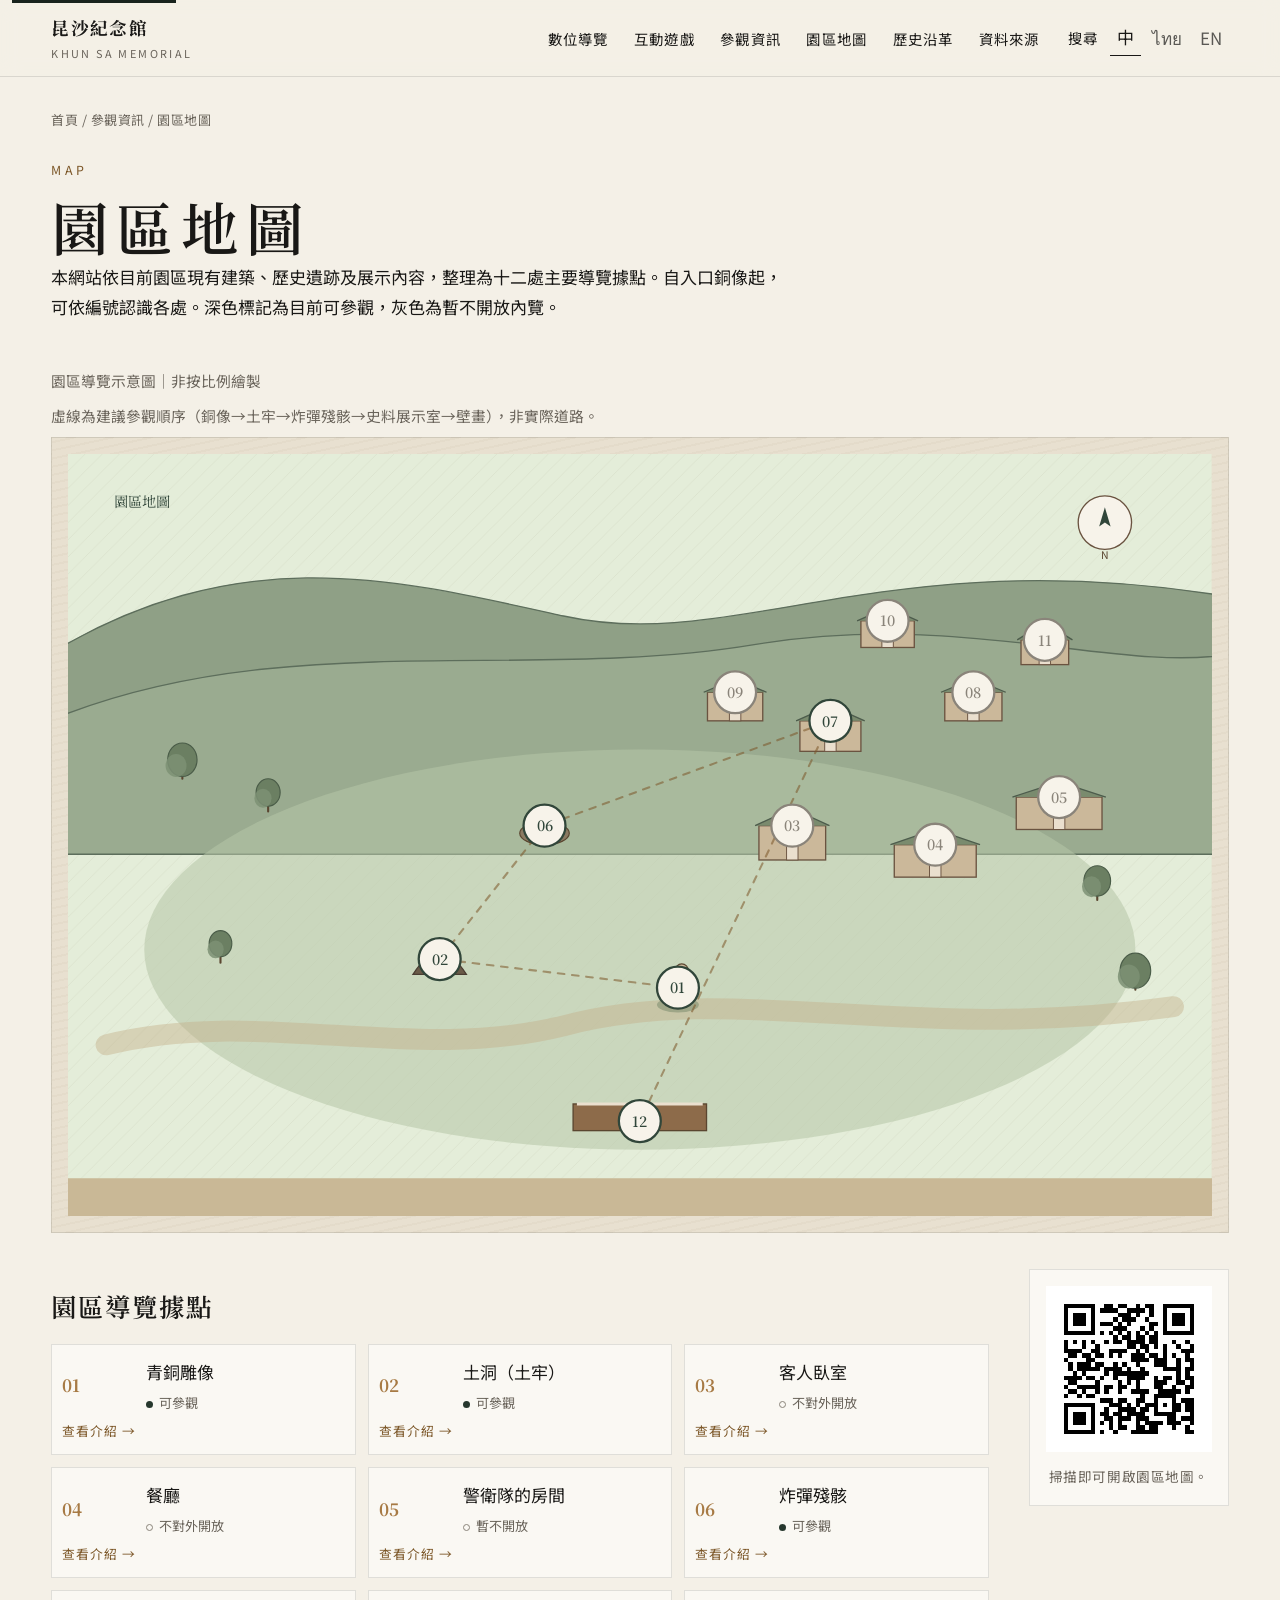
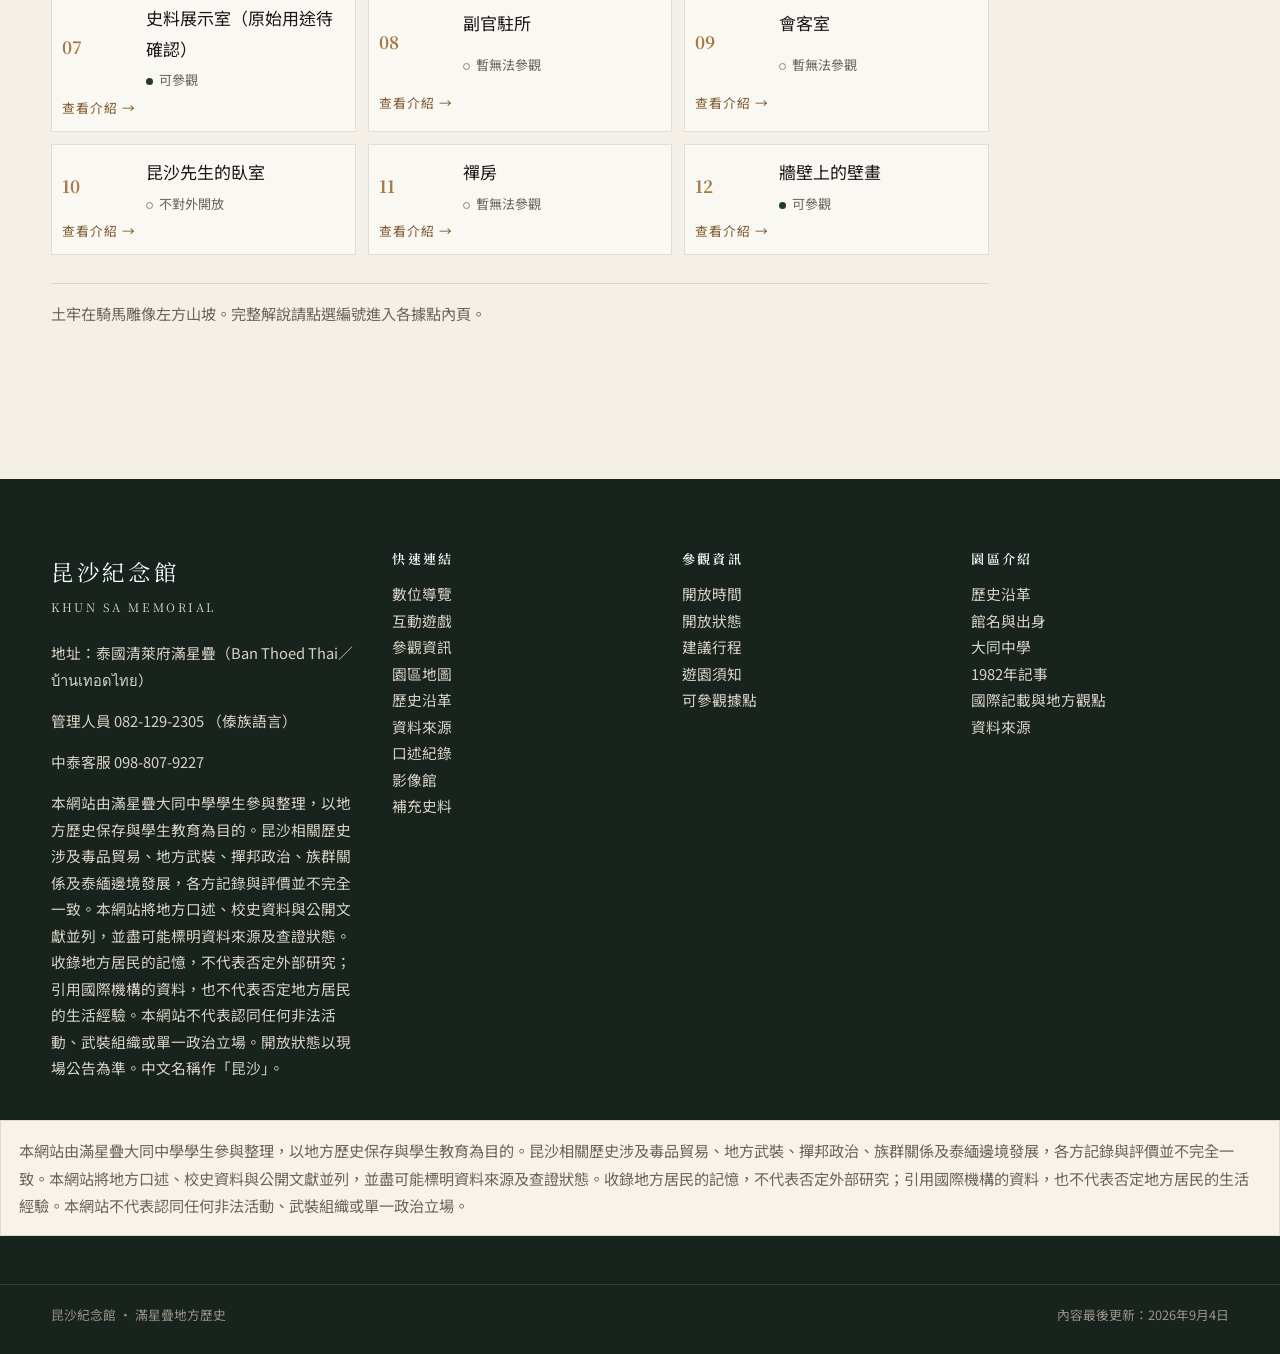
<file: map.html>
<!DOCTYPE html>
<html lang="zh-Hant">
<head>
  <meta charset="UTF-8">
  <meta name="viewport" content="width=device-width, initial-scale=1.0">
  <title>園區地圖｜昆沙紀念館</title>
  <meta name="description" content="昆沙紀念館園區地圖：十二處據點編號、可參觀與暫不開放資訊。">
  <link rel="stylesheet" href="css/style.css">
  <style id="khunsa-critical">.drawer{display:none!important}.drawer.is-open{display:block!important}body{margin:0;background:#f4f0e7;color:#191816;font-family:"Noto Sans TC","Microsoft JhengHei",sans-serif}</style>
</head>
<body data-title="mapTitle">
  <main id="main" class="page">
    <div class="wrap">
      <nav class="crumb" aria-label="breadcrumb">
        <a href="index.html" data-i18n="crumbHome">首頁</a> / <a href="visit.html" data-i18n="navVisit">參觀資訊</a> / <span data-i18n="mapTitle">園區地圖</span>
      </nav>
      <header class="page-hero">
        <p class="kicker" data-i18n="mapKicker">MAP</p>
        <h1 class="page-title" data-i18n="mapTitle">園區地圖</h1>
        <p class="measure" data-i18n="mapP">本網站依目前園區現有建築、歷史遺跡及展示內容，整理為十二處主要導覽據點。自入口銅像起，可依編號認識各處。</p>
      </header>
      <p class="park-map-note" data-i18n="mapSchematic">園區導覽示意圖｜非按比例繪製</p>
      <p class="park-map-note" data-i18n="mapRouteHint">虛線為建議參觀順序（銅像→土牢→炸彈殘骸→童軍駐房間→壁畫），非實際道路。</p>
      <div class="park-map-wrap" id="park-map"></div>
      <div class="map-layout">
        <div>
          <h2 data-i18n="mapSpotsH">園區導覽據點</h2>
          <div class="park-spots" id="map-board"></div>
          <p class="note" data-i18n="mapNote">土牢在騎馬雕像左方山坡。完整解說請點選編號進入各據點內頁。</p>
        </div>
        <figure class="map-qr">
          <img src="images/qr-map.svg" alt="" data-i18n-alt="mapQrAlt">
          <figcaption data-i18n="mapQrCap">掃描即可開啟園區地圖。</figcaption>
        </figure>
      </div>
    </div>
  </main>
  <script src="js/spots.js"></script>
  <script src="js/i18n.js"></script>
  <script src="js/i18n-patch.js"></script>
  <script src="js/i18n-spots.js"></script>
  <script src="js/layout.js"></script>
  <script src="js/park-map.js"></script>
  <script>
    KHUNSA.renderChrome();
    KHUNSA_PARK_MAP.render(document.getElementById("park-map"));
    document.getElementById("map-board").innerHTML = KHUNSA.getSpots().map((s) => `
      <a href="spot.html?id=${s.id}">
        <b>${String(s.id).padStart(2, "0")}</b>
        <span>${s.name}</span>
        <small><span class="dot${s.status === "open" ? "" : " off"}" aria-hidden="true"></span>${s.statusLabel}</small>
        <em>${KHUNSA_I18N.t("mapSee")} →</em>
      </a>
    `).join("");
  </script>
</body>
</html>
</file>
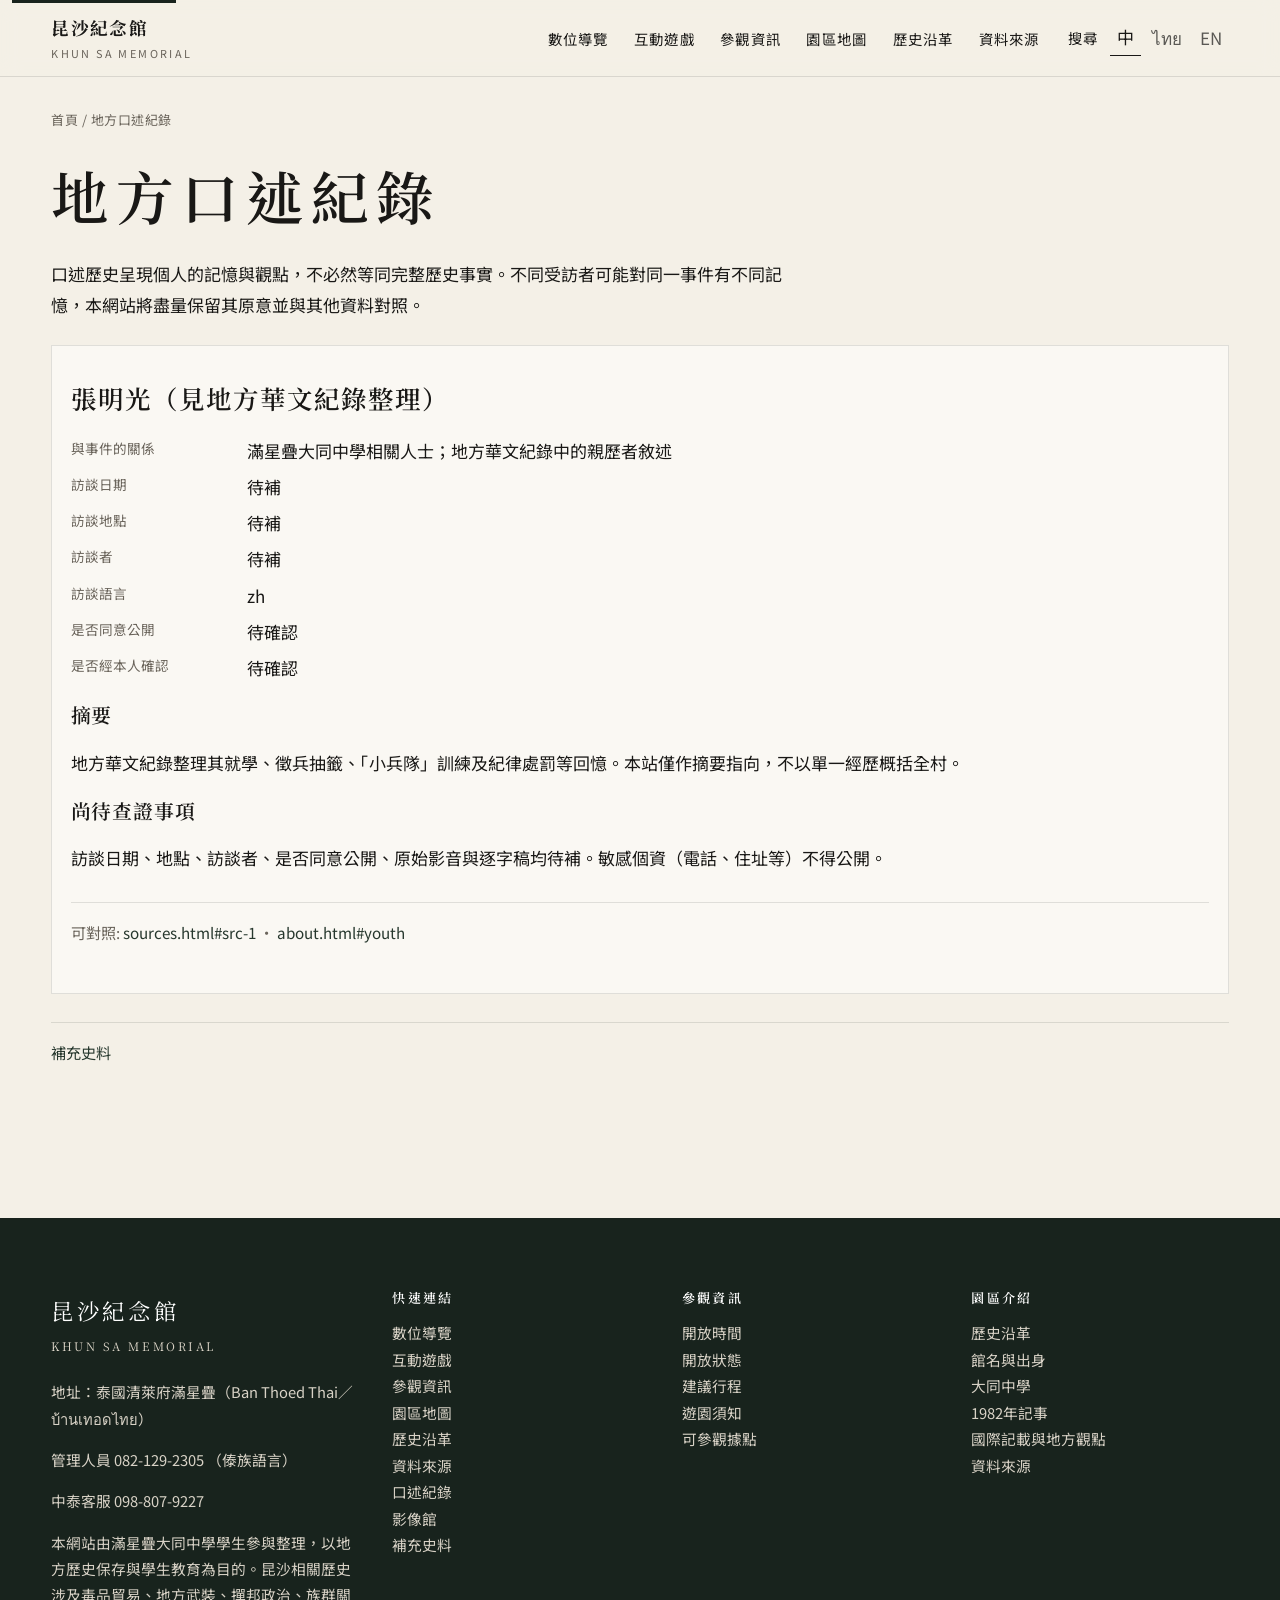
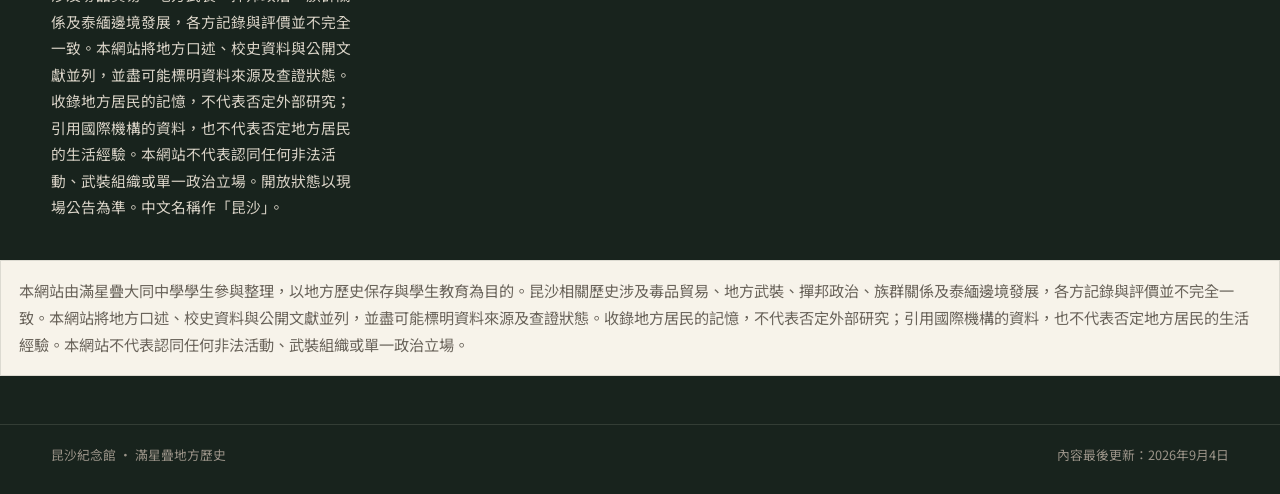
<file: oral-history.html>
<!DOCTYPE html>
<html lang="zh-Hant">
<head>
  <meta charset="UTF-8">
  <meta name="viewport" content="width=device-width, initial-scale=1.0">
  <title>地方口述紀錄｜昆沙紀念館</title>
  <meta name="description" content="滿星疊地方口述歷史登記：個人記憶與觀點，需與其他資料對照，訪談後設資料待補者另行標示。">
  <link rel="stylesheet" href="css/style.css">
  <style id="khunsa-critical">.drawer{display:none!important}.drawer.is-open{display:block!important}body{margin:0;background:#f4f0e7;color:#191816;font-family:"Noto Sans TC","Microsoft JhengHei",sans-serif}</style>
</head>
<body data-title="oralTitle">
  <main id="main" class="page">
    <div class="wrap">
      <nav class="crumb" aria-label="breadcrumb">
        <a href="index.html" data-i18n="crumbHome">首頁</a> / <span data-i18n="oralTitle">地方口述紀錄</span>
      </nav>
      <header class="page-hero">
        <h1 class="page-title" data-i18n="oralTitle">地方口述紀錄</h1>
      </header>
      <div id="oral-root"></div>
    </div>
  </main>
  <script src="js/spots.js"></script>
  <script src="js/i18n.js"></script>
  <script src="js/i18n-patch.js"></script>
  <script src="js/i18n-spots.js"></script>
  <script src="js/oral-data.js"></script>
  <script src="js/layout.js"></script>
  <script>KHUNSA.renderChrome();</script>
  <script src="js/oral-page.js"></script>
</body>
</html>
</file>
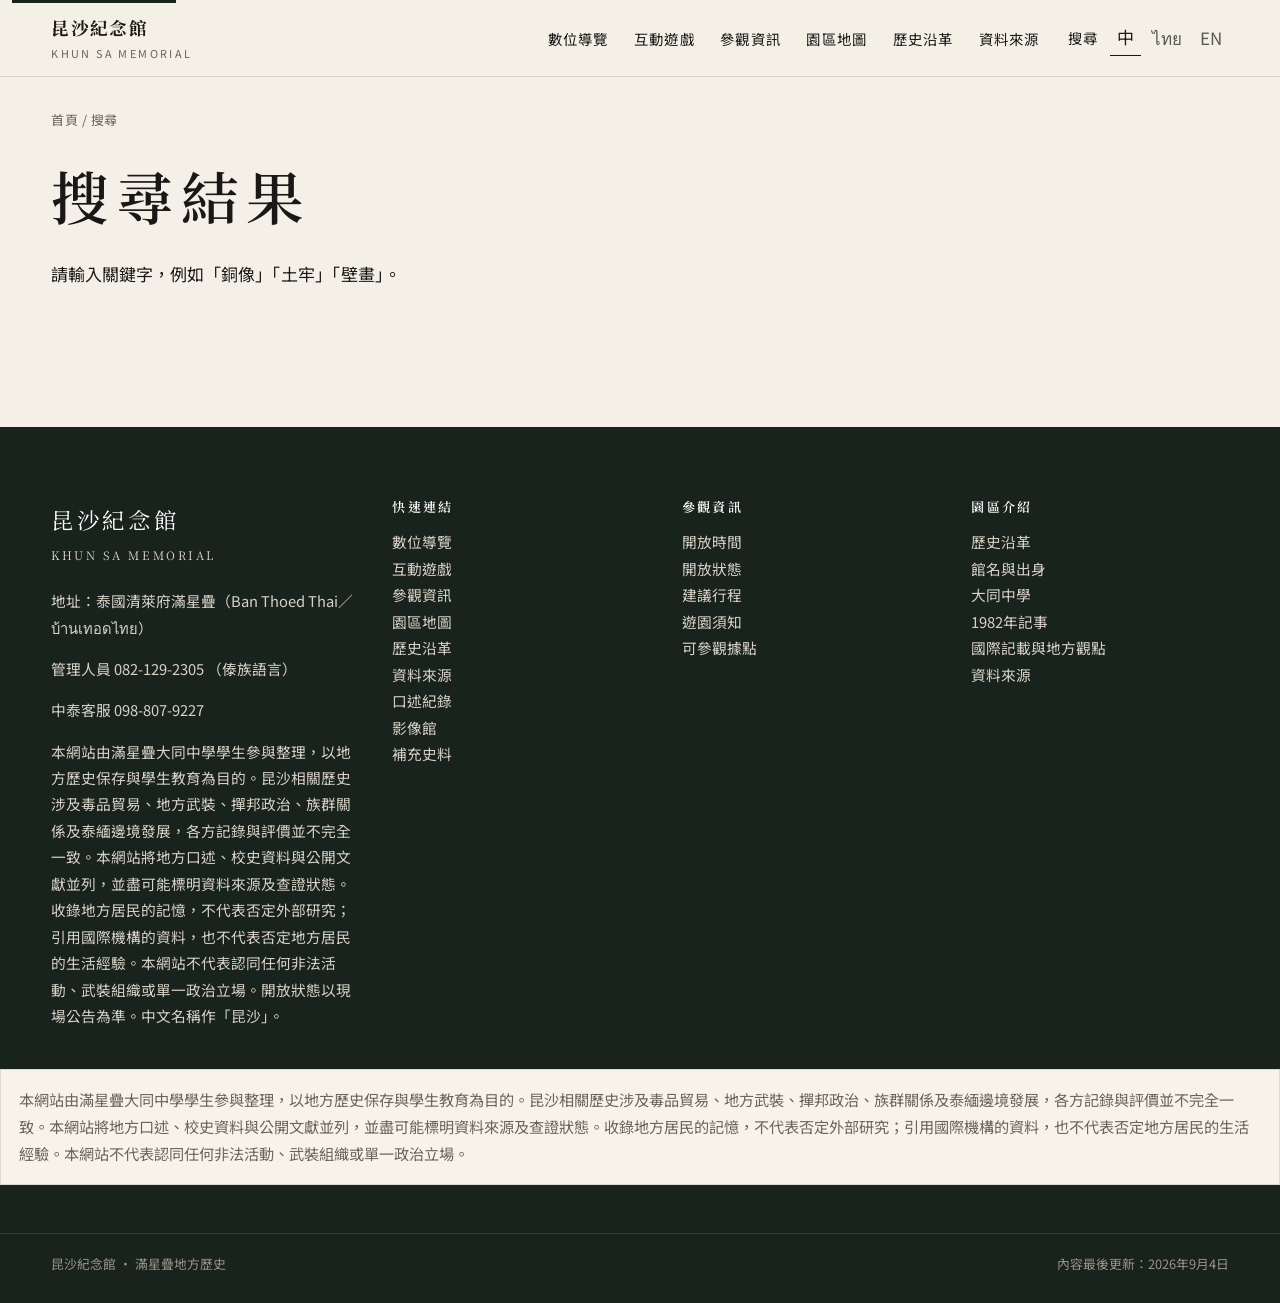
<file: search.html>
<!DOCTYPE html>
<html lang="zh-Hant">
<head>
  <meta charset="UTF-8">
  <meta name="viewport" content="width=device-width, initial-scale=1.0">
  <title>搜尋｜昆沙紀念館</title>
  <meta name="description" content="搜尋昆沙紀念館據點、歷史章節、資料來源與口述紀錄。">
  <link rel="stylesheet" href="css/style.css">
  <style id="khunsa-critical">.drawer{display:none!important}.drawer.is-open{display:block!important}body{margin:0;background:#f4f0e7;color:#191816;font-family:"Noto Sans TC","Microsoft JhengHei",sans-serif}</style>
</head>
<body data-title="searchTitle">
  <main id="main" class="page">
    <div class="wrap">
      <nav class="crumb" aria-label="breadcrumb">
        <a href="index.html" data-i18n="crumbHome">首頁</a> / <span data-i18n="search">搜尋</span>
      </nav>
      <header class="page-hero">
        <h1 class="page-title" data-i18n="searchTitle">搜尋結果</h1>
      </header>
      <div class="prose" id="results"></div>
    </div>
  </main>
  <script src="js/spots.js"></script>
  <script src="js/i18n.js"></script>
  <script src="js/i18n-patch.js"></script>
  <script src="js/i18n-spots.js"></script>
  <script src="js/sources-data.js"></script>
  <script src="js/history-data.js"></script>
  <script src="js/oral-data.js"></script>
  <script src="js/layout.js"></script>
  <script>
    KHUNSA.renderChrome();
    const t = KHUNSA_I18N.t;
    const format = KHUNSA_I18N.format;
    const lang = KHUNSA_I18N.getLang();
    const q = (new URLSearchParams(location.search).get("q") || "").trim();
    const box = document.getElementById("results");
    const needle = q.toLowerCase();

    function hit(type, title, href, summary) {
      return { type, title, href, summary };
    }

    if (!q) {
      box.innerHTML = "<p>" + t("searchEmpty") + "</p>";
    } else {
      const found = [];
      KHUNSA.getSpots().forEach((s) => {
        const blob = [s.name, s.subtitle, s.location, s.summary, ...(s.body || []), s.originalLabel || ""].join(" ").toLowerCase();
        if (blob.includes(needle)) found.push(hit(t("searchTypeSpot"), s.name, "spot.html?id=" + s.id, s.summary));
      });
      (window.KHUNSA_HISTORY.CHAPTERS || []).forEach((c) => {
        const blob = [c.title[lang], ...(c.paragraphs[lang] || [])].join(" ").toLowerCase();
        if (blob.includes(needle)) found.push(hit(t("searchTypeHistory"), c.title[lang], "about.html#" + c.id, (c.paragraphs[lang][0] || "").slice(0, 140) + "…"));
      });
      (window.KHUNSA_SOURCES.SOURCES || []).forEach((s) => {
        const blob = [s.title, s.authors, s.supports, s.note, String(s.year)].join(" ").toLowerCase();
        if (blob.includes(needle)) found.push(hit(t("searchTypeSource"), "[" + s.id + "] " + s.title, "sources.html#src-" + s.id, s.supports));
      });
      (window.KHUNSA_ORAL.RECORDS || []).forEach((r) => {
        const blob = [r.displayName[lang], r.summary[lang], r.relation[lang]].join(" ").toLowerCase();
        if (blob.includes(needle)) found.push(hit(t("searchTypeOral"), r.displayName[lang], "oral-history.html#" + r.id, r.summary[lang]));
      });

      box.innerHTML = found.length
        ? "<p>" + format(t("searchCount"), { q: q, n: found.length }) + "</p>" + found.map((s) =>
            `<article class="search-hit"><span class="search-type">${s.type}</span><a href="${s.href}">${s.title}</a><p>${s.summary}</p></article>`
          ).join("")
        : "<p>" + format(t("searchNone"), { q: q }) + "</p>";
    }
  </script>
</body>
</html>
</file>
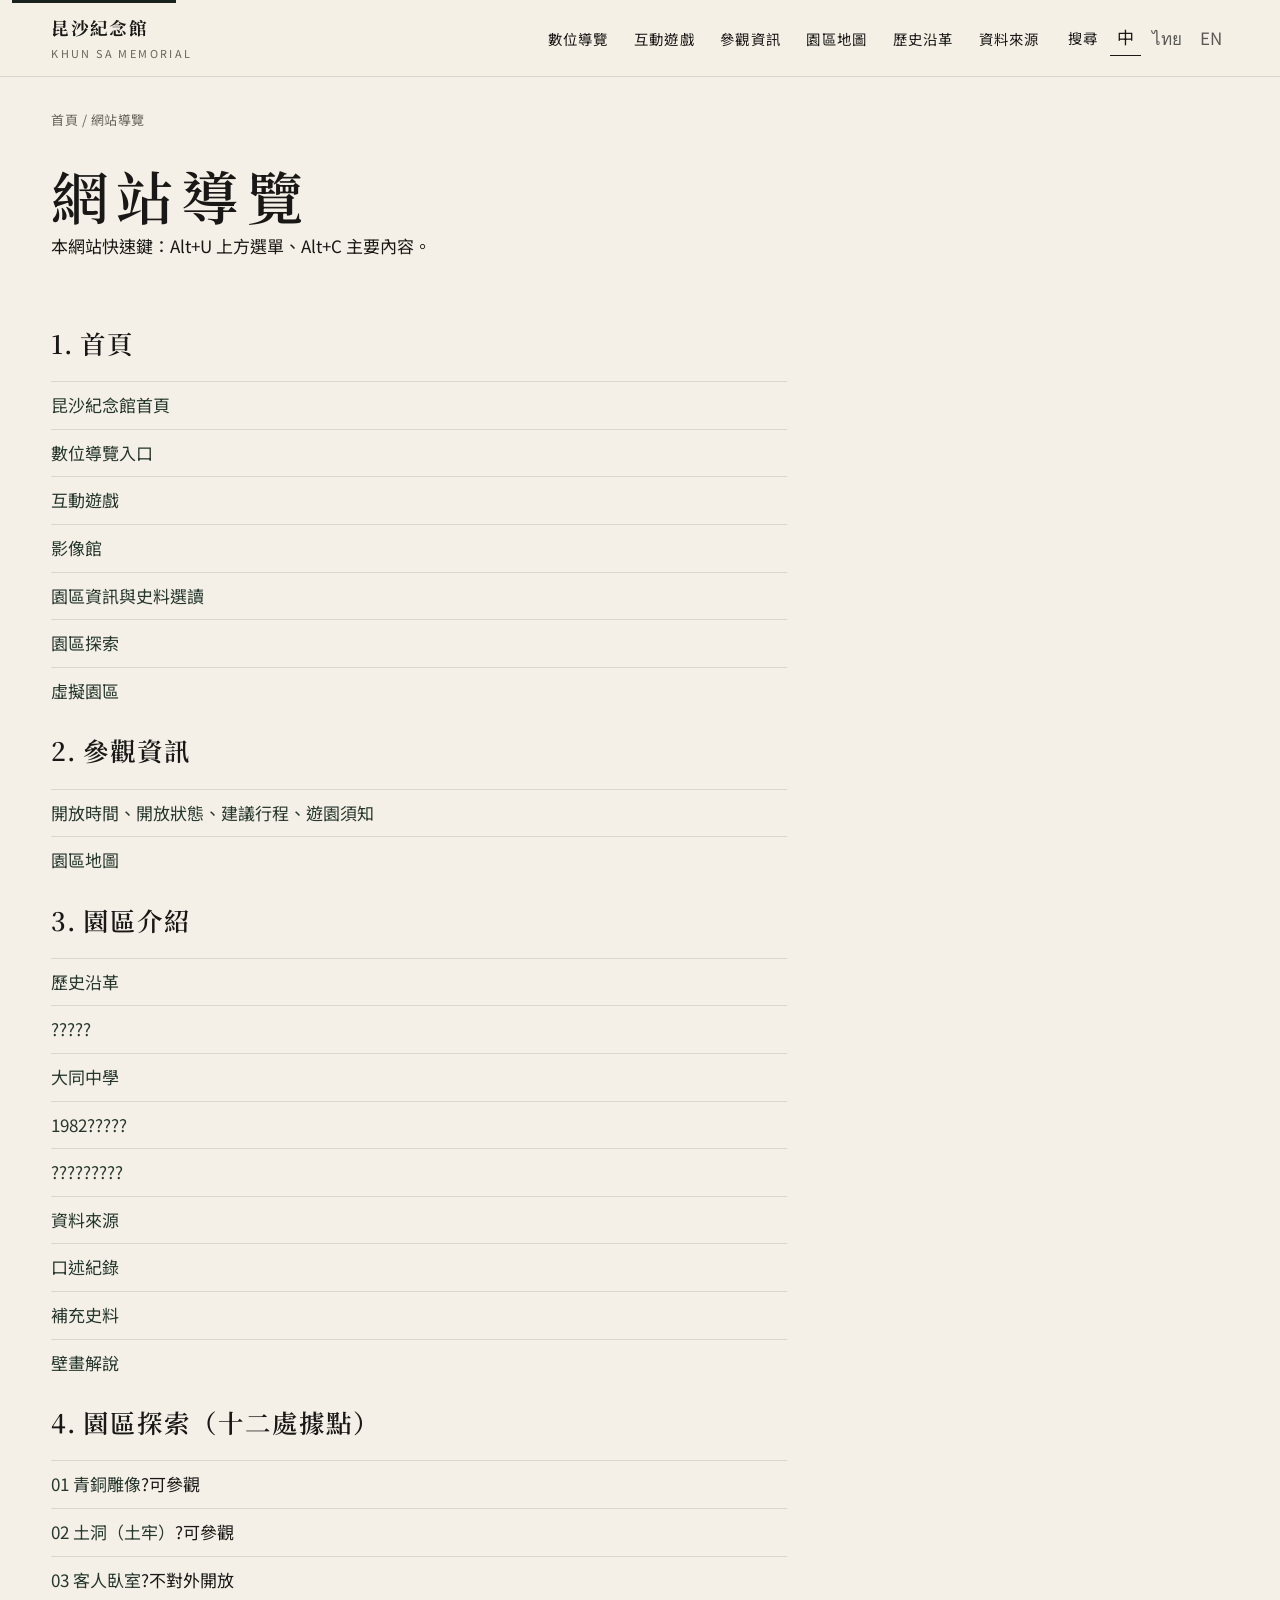
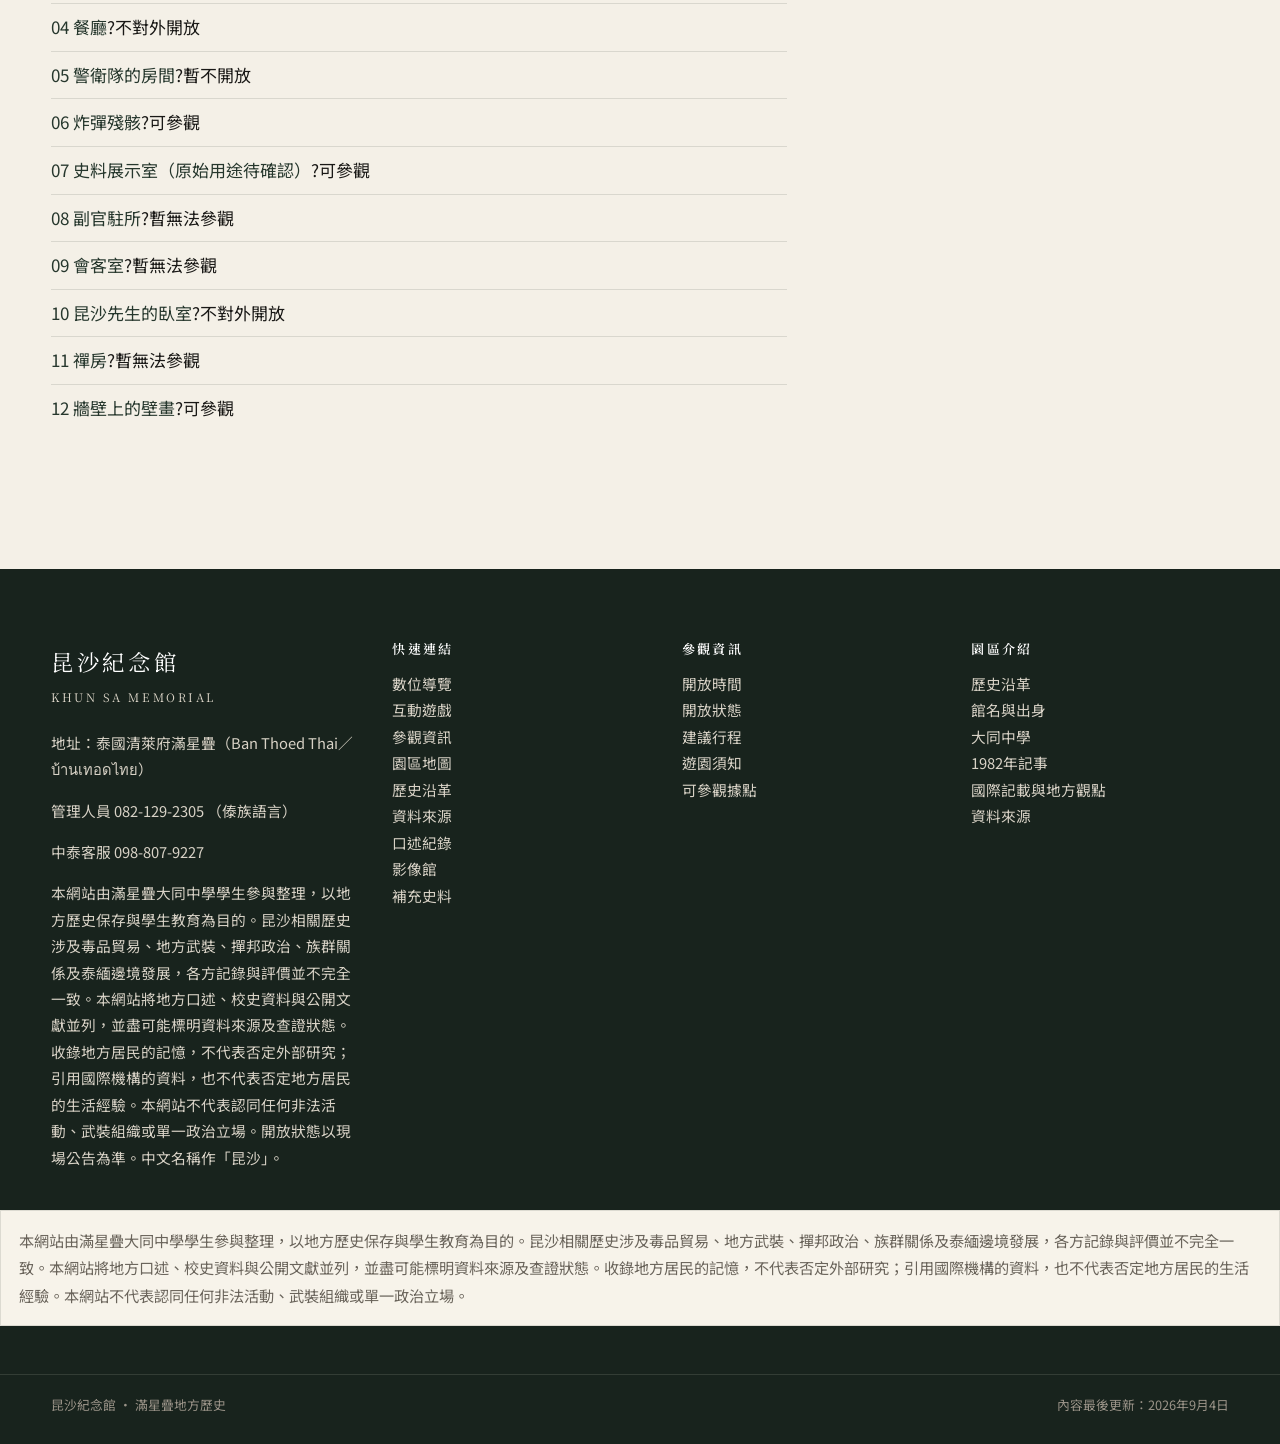
<file: sitemap.html>
<!DOCTYPE html>
<html lang="zh-Hant">
<head>
  <meta charset="UTF-8">
  <meta name="viewport" content="width=device-width, initial-scale=1.0">
  <title>??????????</title>
  <meta name="description" content="????????????????">
  <link rel="stylesheet" href="css/style.css">
  <style id="khunsa-critical">.drawer{display:none!important}.drawer.is-open{display:block!important}body{margin:0;background:#f4f0e7;color:#191816;font-family:"Noto Sans TC","Microsoft JhengHei",sans-serif}</style>
  <style>.drawer{display:none!important}.drawer.is-open{display:block!important}</style>
</head>
<body data-title="sitemapTitle">
  <main id="main" class="page sitemap-page">
    <div class="wrap">
      <nav class="crumb" aria-label="breadcrumb">
        <a href="index.html" data-i18n="crumbHome">??</a> / <span data-i18n="sitemapTitle">????</span>
      </nav>
      <header class="page-hero">
        <h1 class="page-title" data-i18n="sitemapTitle">????</h1>
        <p data-i18n="sitemapHint">???????Alt+U ?????Alt+C ?????</p>
      </header>
      <div class="prose">
        <h2 data-i18n="sitemap1">1. ??</h2>
        <ul>
          <li><a href="index.html" data-i18n="sitemapHome">???????</a></li>
          <li><a href="guide.html" data-i18n="sitemapGuide">??????</a></li>
          <li><a href="game.html" data-i18n="navGame">Interactive game</a></li>
          <li><a href="archive.html" data-i18n="galleryTitle">???</a></li>
          <li><a href="index.html#news" data-i18n="newsTitle">?????????</a></li>
          <li><a href="index.html#explore" data-i18n="exploreTitle">????</a></li>
          <li><a href="index.html#orbit" data-i18n="orbitTitle">????</a></li>
        </ul>
        <h2 data-i18n="sitemap2">2. ????</h2>
        <ul>
          <li><a href="visit.html" data-i18n="sitemapVisit">??????????????</a></li>
          <li><a href="map.html" data-i18n="mapTitle">????</a></li>
        </ul>
        <h2 data-i18n="sitemap3">3. ?????</h2>
        <ul>
          <li><a href="about.html" data-i18n="navHistory">????</a></li>
          <li><a href="about.html#name">?????</a></li>
          <li><a href="about.html#school" data-i18n="navSchool">????</a></li>
          <li><a href="about.html#battle">1982?????</a></li>
          <li><a href="about.html#views">?????????</a></li>
          <li><a href="sources.html" data-i18n="navSources">????</a></li>
          <li><a href="oral-history.html" data-i18n="navOral">??????</a></li>
          <li><a href="contribute.html" data-i18n="navContribute">????</a></li>
          <li><a href="spot.html?id=12" data-i18n="navMural">????</a></li>
        </ul>
        <h2 data-i18n="sitemap4">4. ???????????</h2>
        <ul id="spot-index"></ul>
      </div>
    </div>
  </main>
  <script src="js/spots.js"></script>
  <script src="js/i18n.js"></script>
  <script src="js/i18n-patch.js"></script>
  <script src="js/i18n-spots.js"></script>
  <script src="js/layout.js"></script>
  <script>
    KHUNSA.renderChrome();
    document.getElementById("spot-index").innerHTML = KHUNSA.getSpots().map((s) =>
      `<li><a href="spot.html?id=${s.id}">${String(s.id).padStart(2, "0")} ${s.name}</a>?${s.statusLabel}</li>`
    ).join("");
  </script>
</body>
</html>
</file>
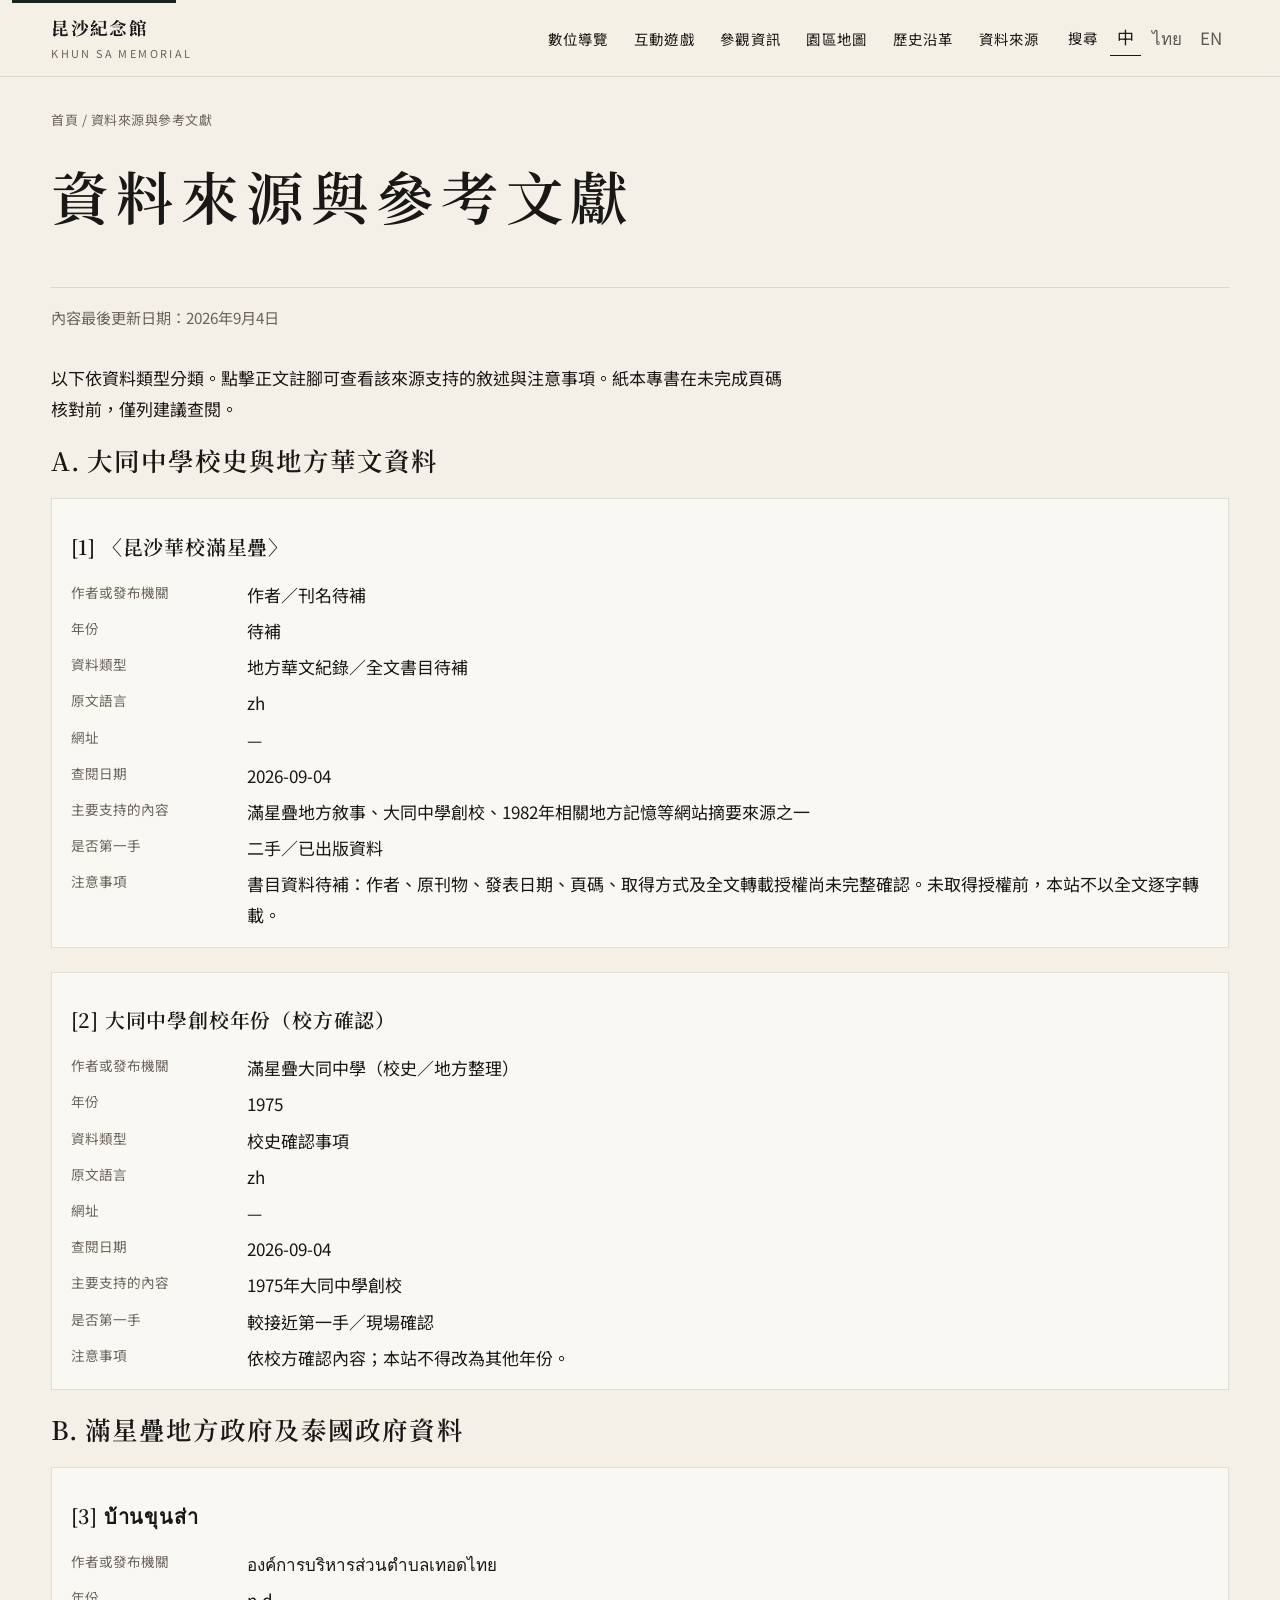
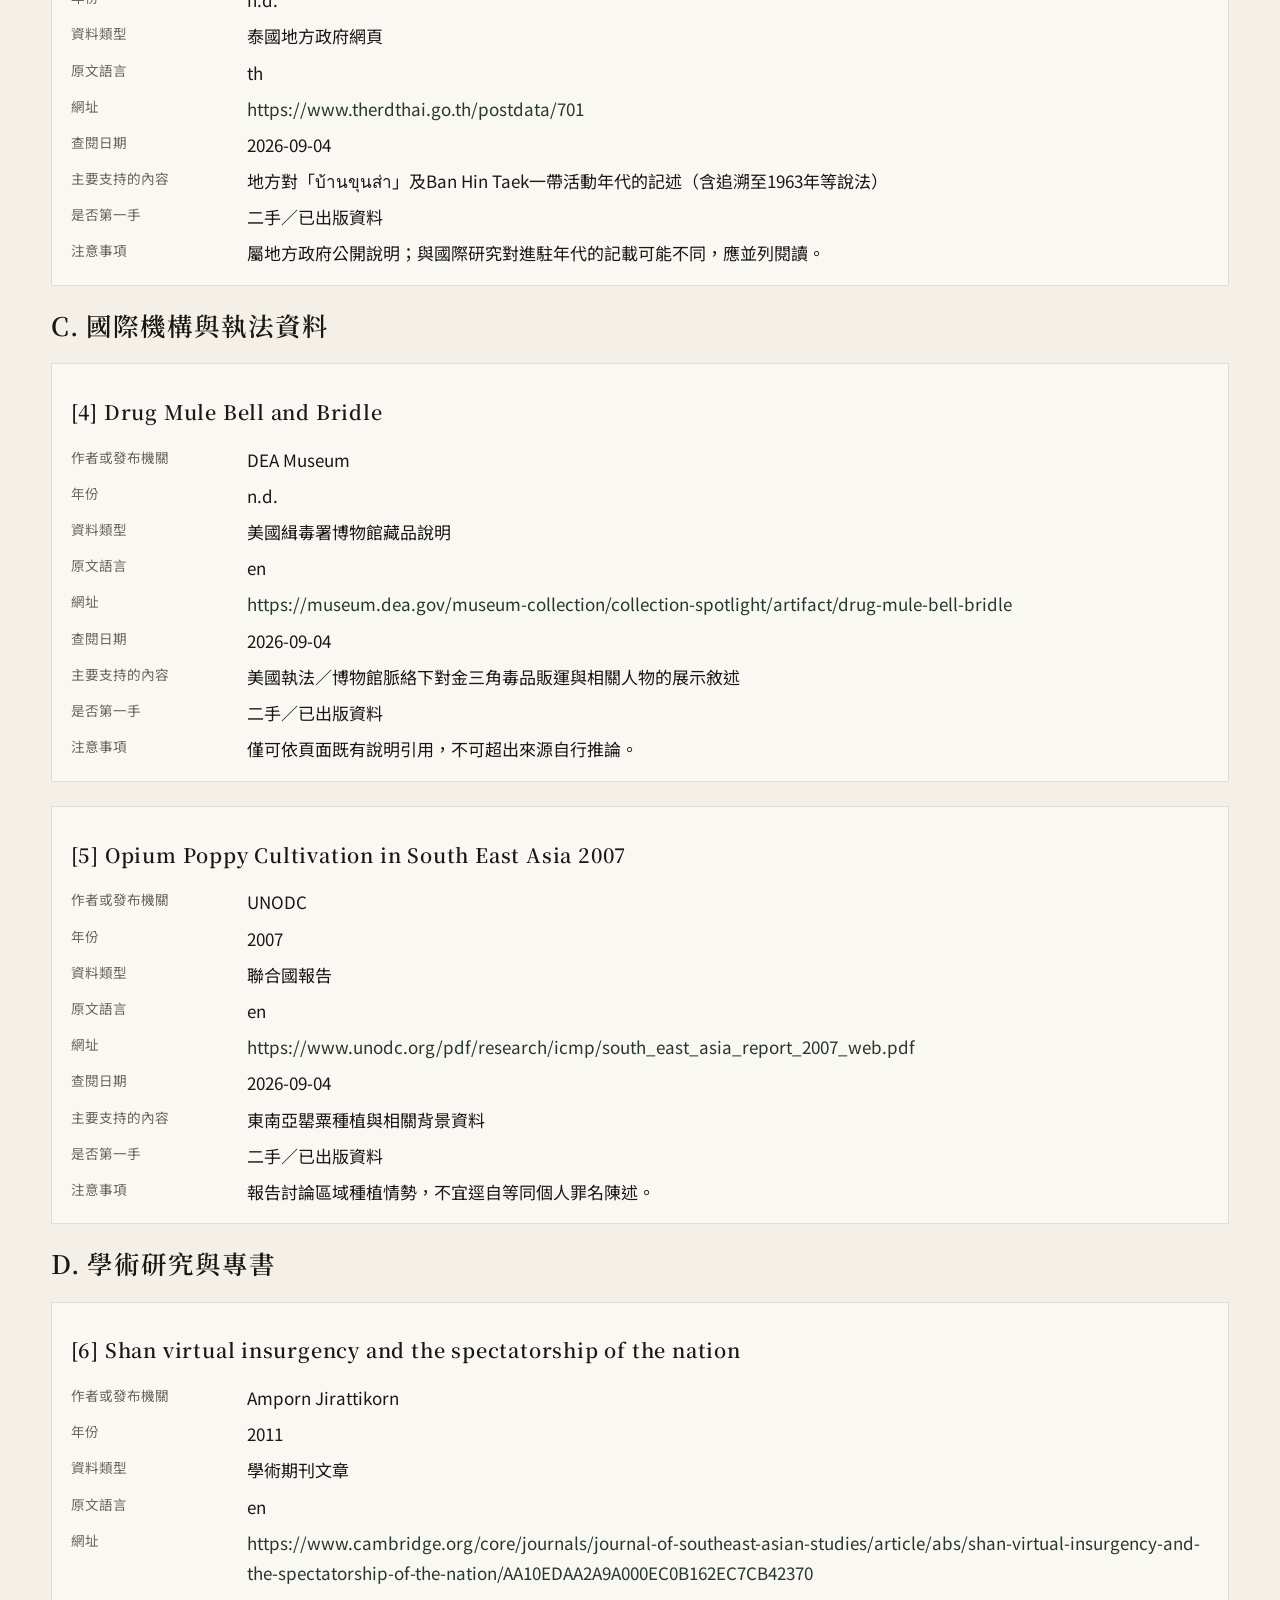
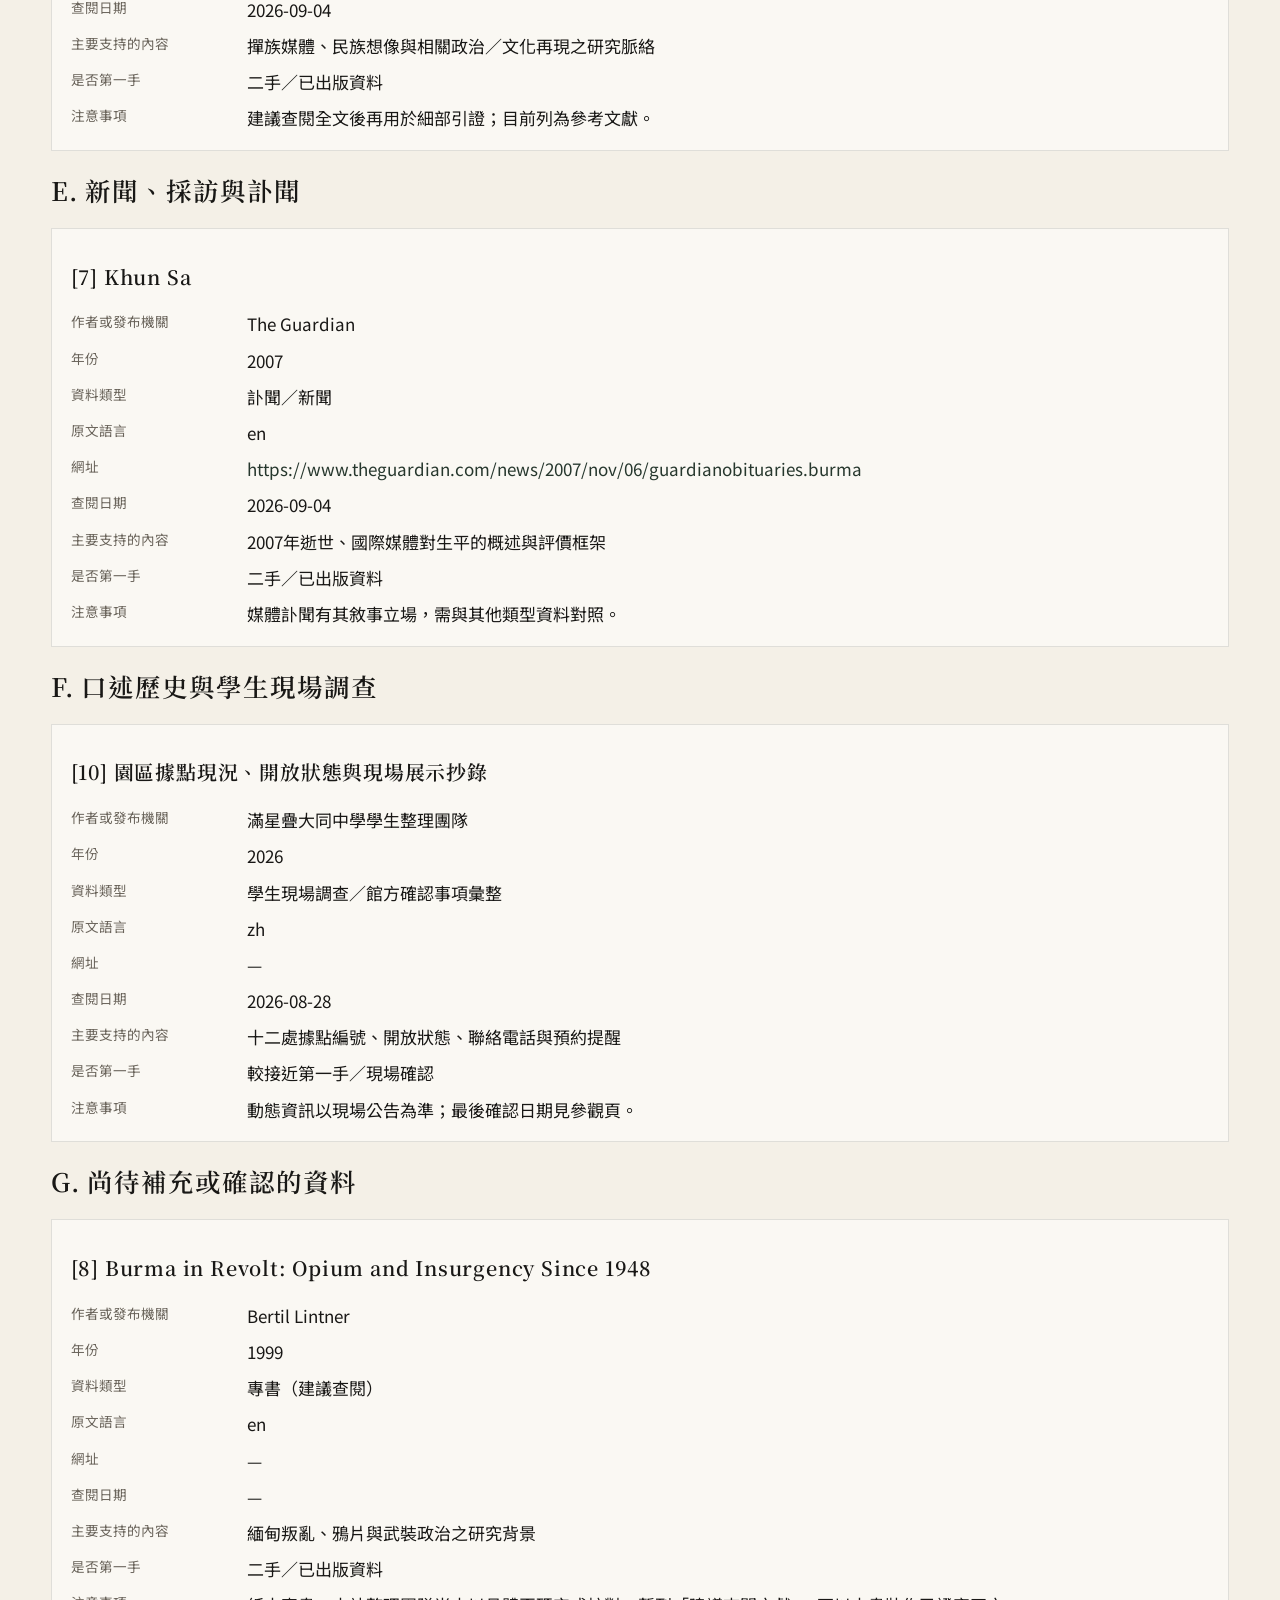
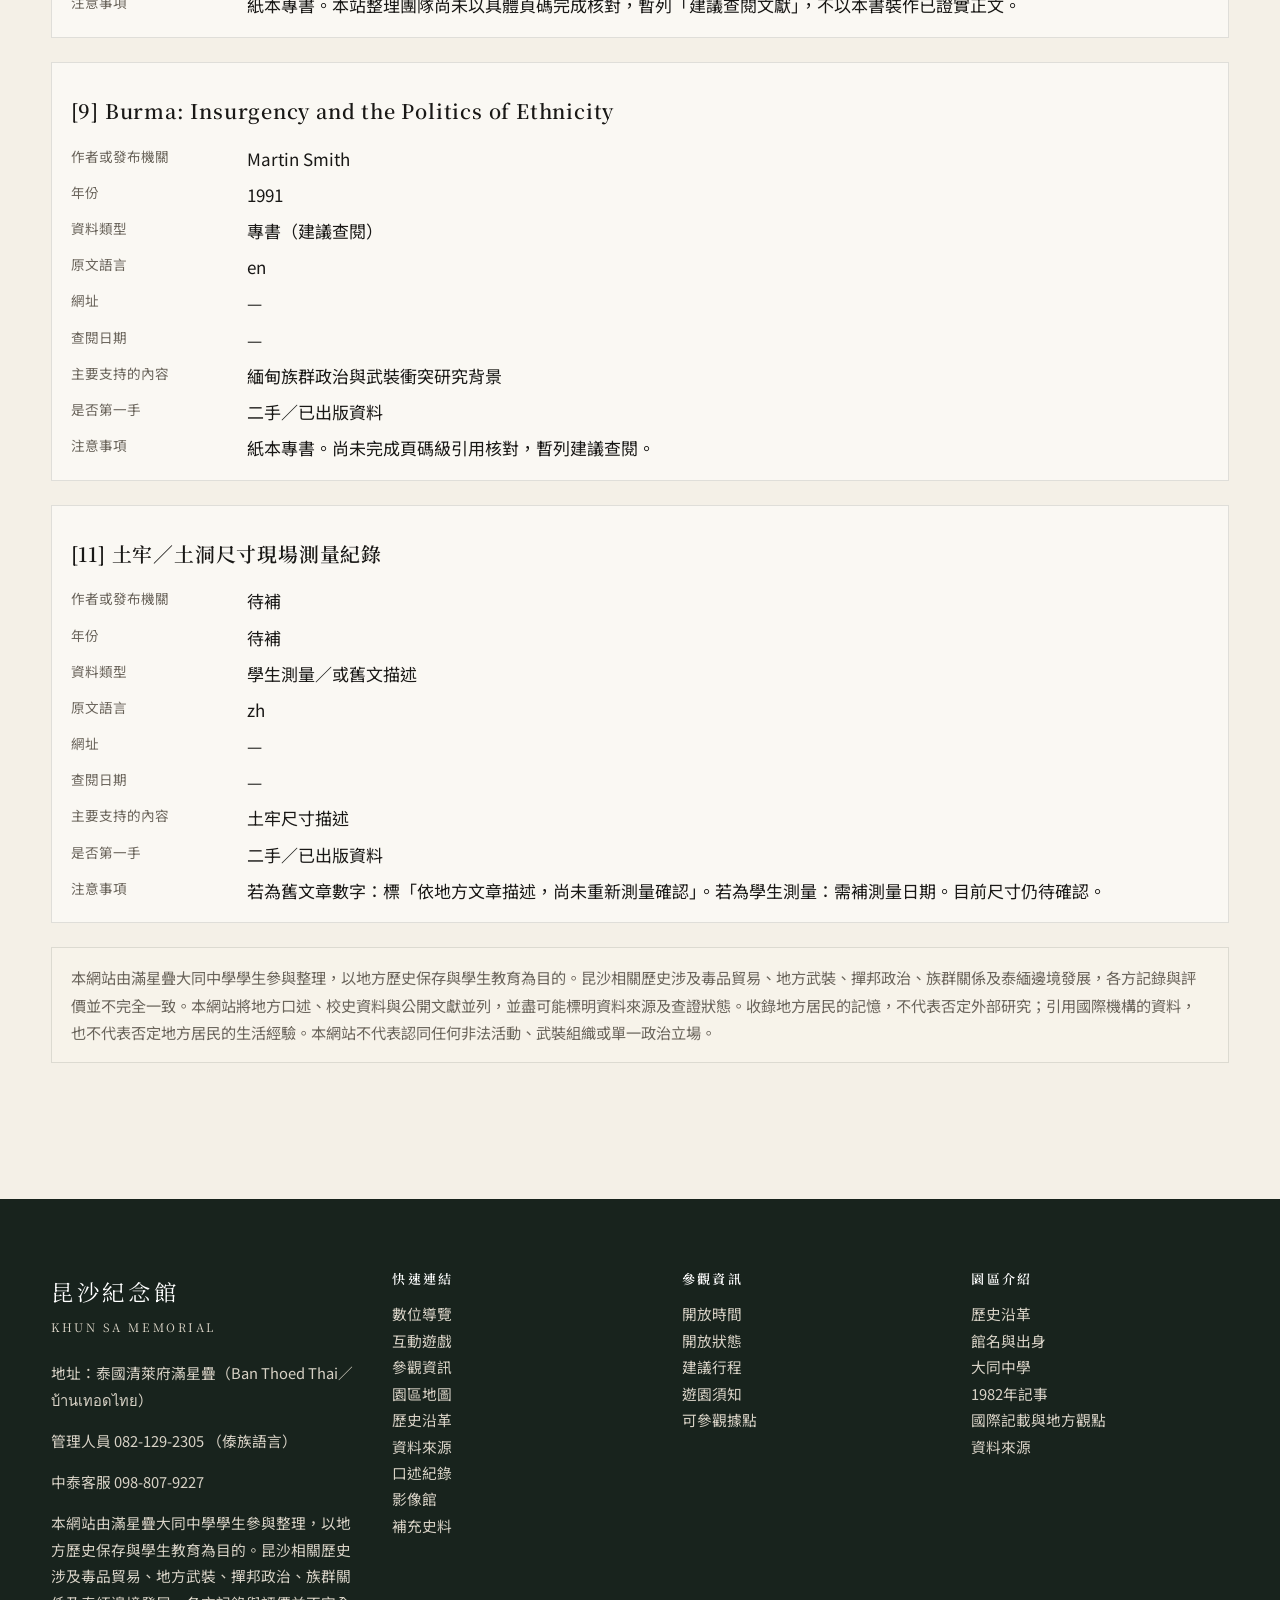
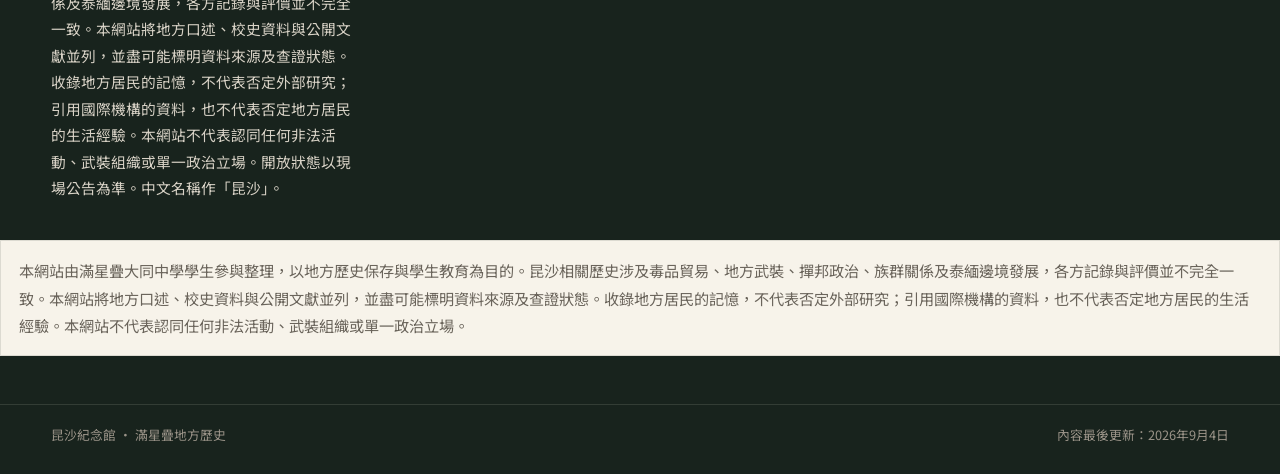
<file: sources.html>
<!DOCTYPE html>
<html lang="zh-Hant">
<head>
  <meta charset="UTF-8">
  <meta name="viewport" content="width=device-width, initial-scale=1.0">
  <title>資料來源｜昆沙紀念館</title>
  <meta name="description" content="昆沙紀念館參考文獻：校史、地方資料、國際機構、學術研究、新聞與口述調查分類書目。">
  <link rel="stylesheet" href="css/style.css">
  <style id="khunsa-critical">.drawer{display:none!important}.drawer.is-open{display:block!important}body{margin:0;background:#f4f0e7;color:#191816;font-family:"Noto Sans TC","Microsoft JhengHei",sans-serif}</style>
</head>
<body data-title="sourcesTitle">
  <noscript>
    <div class="wrap noscript-box">
      <p>資料來源頁需要 JavaScript 展開書目。聯絡：082-129-2305／098-807-9227。</p>
    </div>
  </noscript>
  <main id="main" class="page">
    <div class="wrap">
      <nav class="crumb" aria-label="breadcrumb">
        <a href="index.html" data-i18n="crumbHome">首頁</a> / <span data-i18n="sourcesTitle">資料來源與參考文獻</span>
      </nav>
      <header class="page-hero">
        <h1 class="page-title" data-i18n="sourcesTitle">資料來源與參考文獻</h1>
      </header>
      <div id="sources-root"></div>
    </div>
  </main>
  <script src="js/spots.js"></script>
  <script src="js/i18n.js"></script>
  <script src="js/i18n-patch.js"></script>
  <script src="js/i18n-spots.js"></script>
  <script src="js/sources-data.js"></script>
  <script src="js/layout.js"></script>
  <script>KHUNSA.renderChrome();</script>
  <script src="js/sources-page.js"></script>
</body>
</html>
</file>
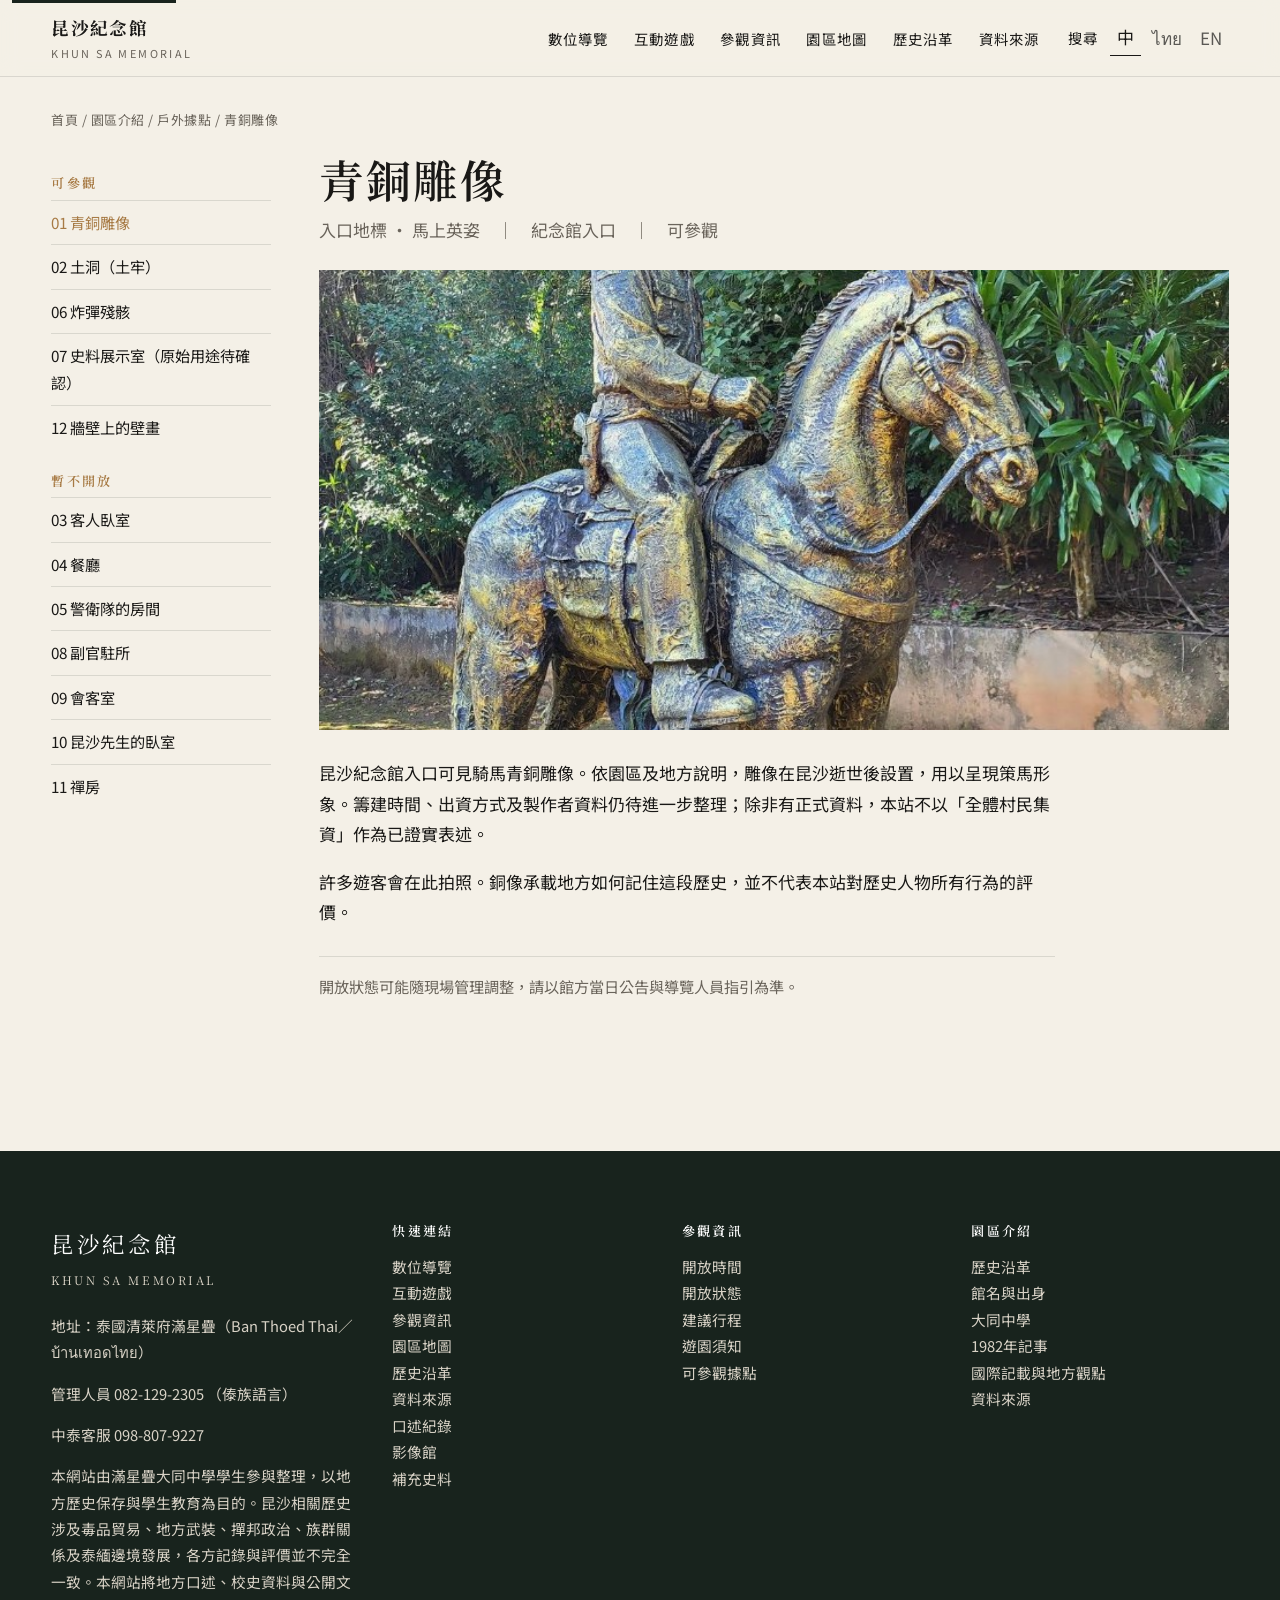
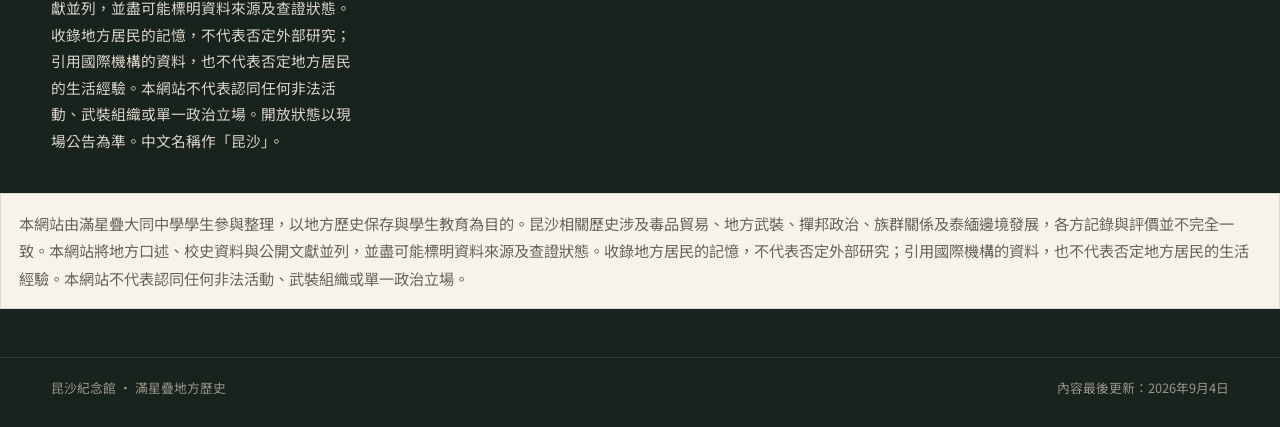
<file: spot.html>
<!DOCTYPE html>
<html lang="zh-Hant">
<head>
  <meta charset="UTF-8">
  <meta name="viewport" content="width=device-width, initial-scale=1.0">
  <title>園區據點｜昆沙紀念館</title>
  <meta name="description" content="昆沙紀念館園區據點解說：十二處導覽據點、開放狀態與壁畫說明。">
  <link rel="stylesheet" href="css/style.css">
  <style id="khunsa-critical">.drawer{display:none!important}.drawer.is-open{display:block!important}body{margin:0;background:#f4f0e7;color:#191816;font-family:"Noto Sans TC","Microsoft JhengHei",sans-serif}</style>
</head>
<body>
  <main id="main" class="page">
    <div class="wrap crumb" id="crumb"></div>
    <div class="wrap layout-2">
      <aside class="sidebar" id="sidebar"></aside>
      <article class="article" id="article"></article>
    </div>
  </main>
  <script src="js/spots.js"></script>
  <script src="js/i18n.js"></script>
  <script src="js/i18n-patch.js"></script>
  <script src="js/i18n-spots.js"></script>
  <script src="js/layout.js"></script>
  <script src="js/spot.js"></script>
</body>
</html>
</file>
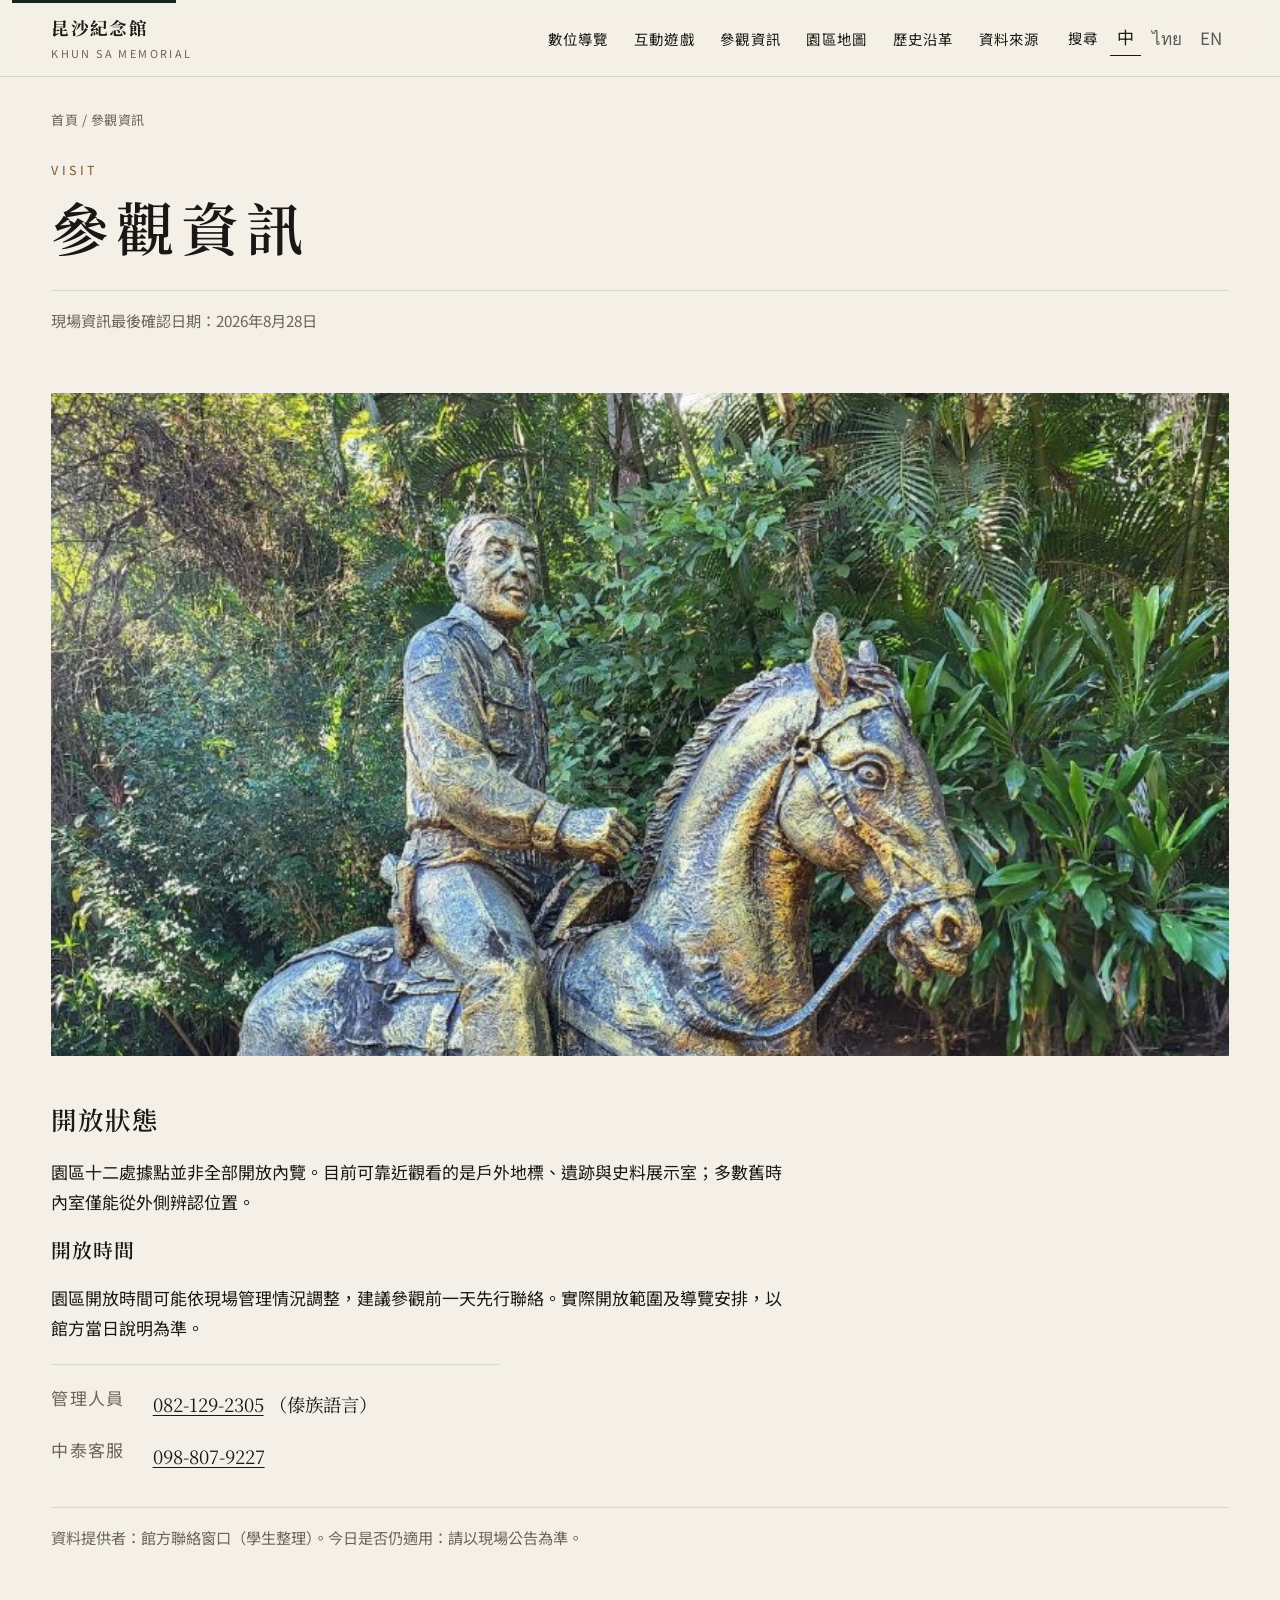
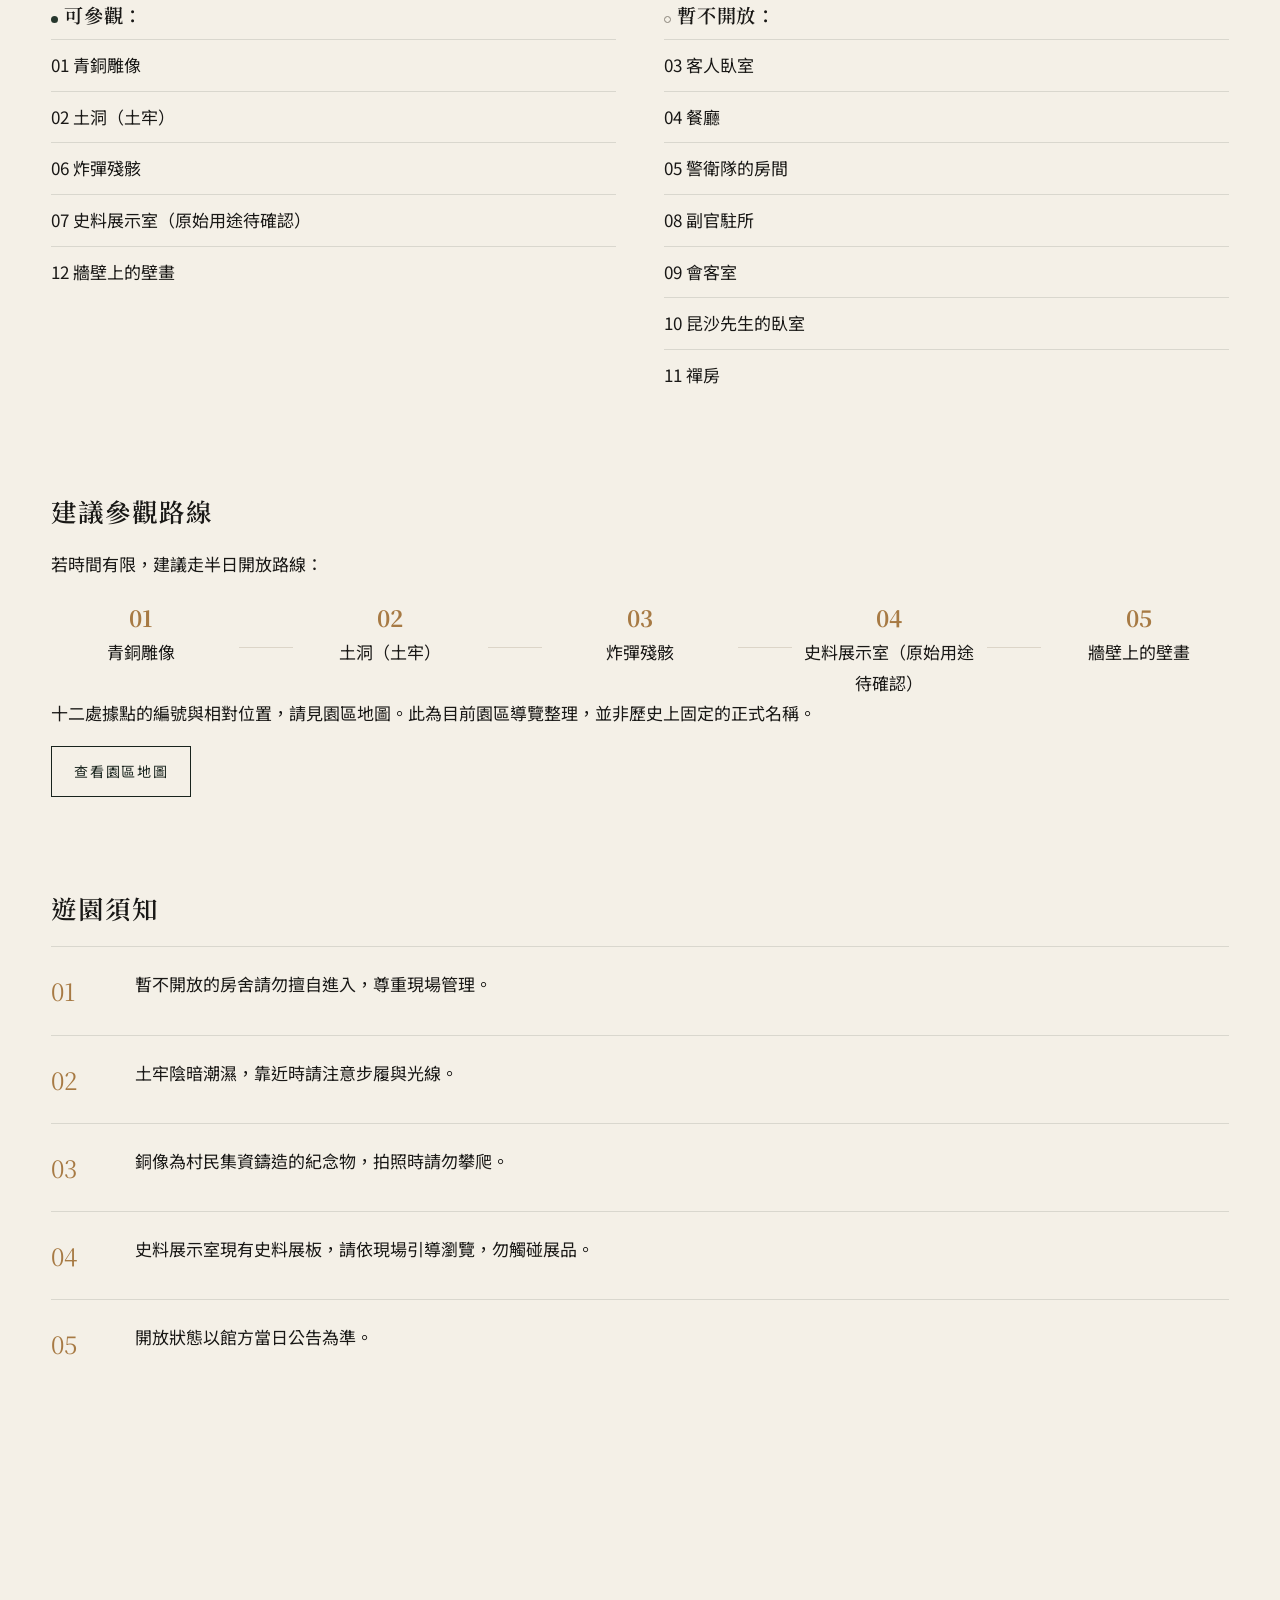
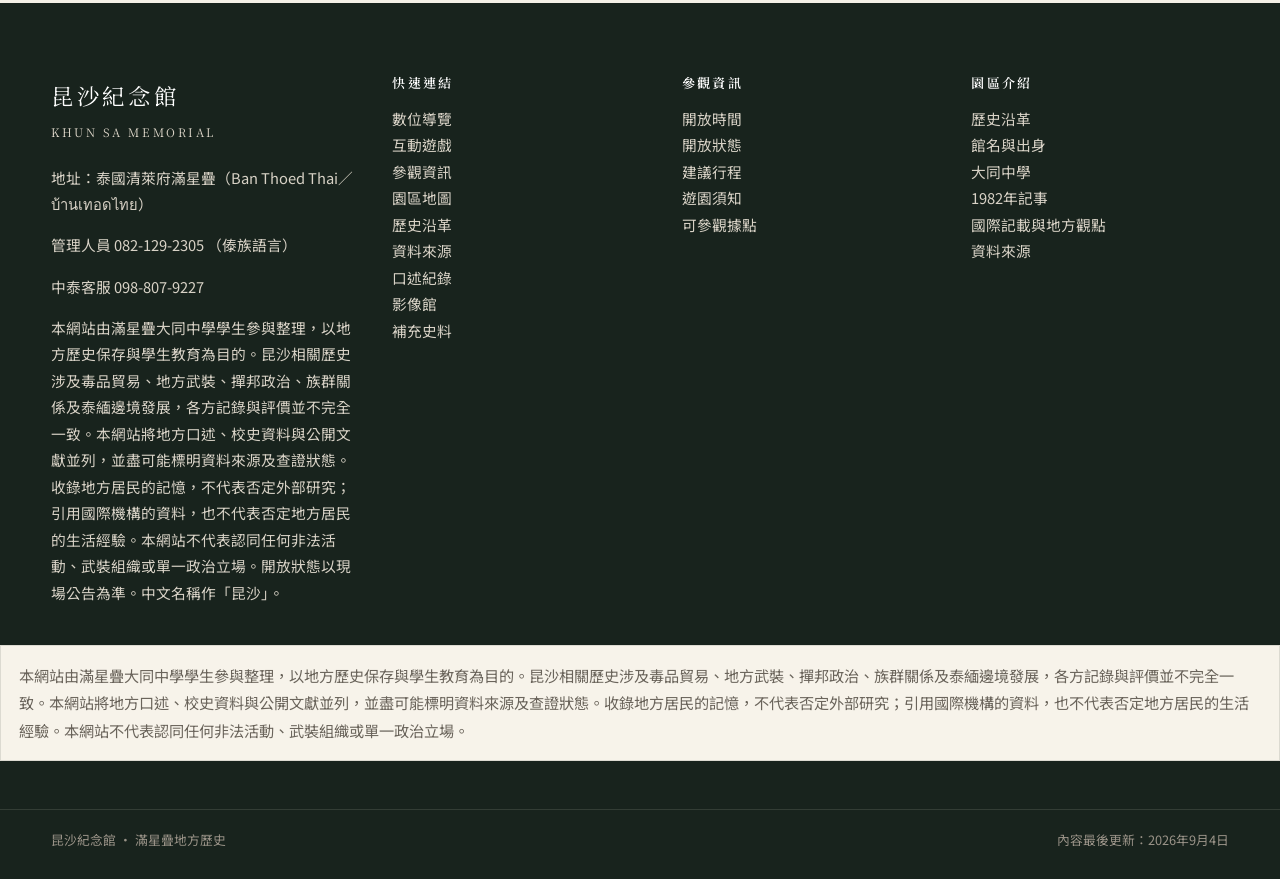
<file: visit.html>
<!DOCTYPE html>
<html lang="zh-Hant">
<head>
  <meta charset="UTF-8">
  <meta name="viewport" content="width=device-width, initial-scale=1.0">
  <title>參觀資訊｜昆沙紀念館</title>
  <meta name="description" content="昆沙紀念館參觀資訊：開放狀態、建議路線與遊園須知。請以現場公告為準。">
  <link rel="stylesheet" href="css/style.css">
  <style id="khunsa-critical">.drawer{display:none!important}.drawer.is-open{display:block!important}body{margin:0;background:#f4f0e7;color:#191816;font-family:"Noto Sans TC","Microsoft JhengHei",sans-serif}</style>
</head>
<body data-title="visitTitle">
  <noscript>
    <div class="wrap noscript-box">
      <p>參觀前請預約：082-129-2305／098-807-9227。開放範圍以現場為準。</p>
    </div>
  </noscript>
  <main id="main" class="page">
    <div class="wrap">
      <nav class="crumb" aria-label="breadcrumb">
        <a href="index.html" data-i18n="crumbHome">首頁</a> / <span data-i18n="visitTitle">參觀資訊</span>
      </nav>
      <header class="page-hero">
        <p class="kicker" data-i18n="visitKicker">VISIT</p>
        <h1 class="page-title" data-i18n="visitTitle">參觀資訊</h1>
        <p class="note" id="visit-confirm-line"></p>
      </header>
      <figure class="page-hero-img">
        <img src="images/photos/18.jpg" alt="" data-i18n-alt="hall1Title">
      </figure>
      <section id="status" class="js-reveal">
        <h2 data-i18n="visitStatusH">開放狀態</h2>
        <p class="measure" data-i18n="visitStatusP">園區十二處據點並非全部開放內覽。目前可靠近觀看的是戶外地標、遺跡與史料展示室；多數舊時內室僅能從外側辨認位置。</p>
        <section id="hours" aria-labelledby="hours-h">
          <h3 id="hours-h" data-i18n="visitHoursH">開放時間</h3>
          <p class="measure" data-i18n="visitHoursP">園區開放時間可能依現場管理情況調整，建議參觀前一天先行聯絡。實際開放範圍及導覽安排，以館方當日說明為準。</p>
          <dl class="hours-box">
            <dt data-i18n="visitHoursManager">管理人員</dt>
            <dd><a href="tel:+66821292305">082-129-2305</a> <span data-i18n="visitHoursManagerLang">（傣族語言）</span></dd>
            <dt data-i18n="visitHoursService">中泰客服</dt>
            <dd><a href="tel:+66988079227">098-807-9227</a></dd>
          </dl>
          <p class="note">資料提供者：館方聯絡窗口（學生整理）。今日是否仍適用：請以現場公告為準。</p>
        </section>
        <div class="status-grid">
          <div class="status-col" id="open">
            <h3><span class="dot" aria-hidden="true"></span><span data-i18n="visitOpenLead">可參觀：</span></h3>
            <ul id="open-names"></ul>
          </div>
          <div class="status-col" id="closed">
            <h3><span class="dot off" aria-hidden="true"></span><span data-i18n="visitClosedLead">暫不開放：</span></h3>
            <ul id="closed-names"></ul>
          </div>
        </div>
      </section>

      <section id="route" class="js-reveal">
        <h2 data-i18n="visitRouteH">建議參觀路線</h2>
        <p data-i18n="visitRouteP">若時間有限，建議走以下開放路線：</p>
        <div class="route" id="route-line"></div>
        <p data-i18n="visitRouteMap">十二處據點的編號與相對位置，請見園區地圖。此為目前園區導覽整理，並非歷史上固定的正式名稱。</p>
        <p><a class="btn btn-line" href="map.html" data-i18n="viewMap">查看園區地圖</a></p>
      </section>

      <section id="rules" class="js-reveal">
        <h2 data-i18n="visitRulesH">遊園須知</h2>
        <ol class="rules">
          <li data-i18n="visitR1">暫不開放的房舍請勿擅自進入，尊重現場管理。</li>
          <li data-i18n="visitR2">土牢陰暗潮濕，靠近時請注意步履與光線。</li>
          <li data-i18n="visitR3">銅像為紀念性雕像，拍照時請勿攀爬。</li>
          <li data-i18n="visitR4">史料展示室現有史料展板，請依現場引導瀏覽，勿觸碰展品。</li>
          <li data-i18n="visitR5">開放狀態以館方當日公告為準。</li>
        </ol>
      </section>
    </div>
  </main>
  <script src="js/spots.js"></script>
  <script src="js/i18n.js"></script>
  <script src="js/i18n-patch.js"></script>
  <script src="js/i18n-spots.js"></script>
  <script src="js/layout.js"></script>
  <script>
    KHUNSA.renderChrome();
    const t = KHUNSA_I18N.t;
    const lang = KHUNSA_I18N.getLang();
    const conf = KHUNSA_I18N.formatDisplayDate(KHUNSA_DATES.visitConfirmedISO, lang);
    document.getElementById("visit-confirm-line").textContent = t("visitConfirmLabel") + "：" + conf;
    const spots = KHUNSA.getSpots();
    function list(el, items) {
      el.innerHTML = items.map((s) =>
        `<li><a href="spot.html?id=${s.id}">${String(s.id).padStart(2, "0")} ${s.name}</a></li>`
      ).join("");
    }
    list(document.getElementById("open-names"), spots.filter((s) => s.status === "open"));
    list(document.getElementById("closed-names"), spots.filter((s) => s.status === "closed"));
    const open = [1, 2, 6, 7, 12].map((id) => spots.find((s) => s.id === id)).filter(Boolean);
    document.getElementById("route-line").innerHTML = open.map((s, i) => {
      const line = i < open.length - 1 ? '<span class="route-line" aria-hidden="true"></span>' : "";
      return `<a class="route-step" href="spot.html?id=${s.id}"><b>${String(i + 1).padStart(2, "0")}</b>${s.name}</a>${line}`;
    }).join("");
  </script>
</body>
</html>
</file>
<file: css/style.css>
:root {
  --ink-deep: #18231d;
  --forest: #26372d;
  --forest-2: #31463a;
  --ivory: #f4f0e7;
  --sand: #dcd5c8;
  --ink: #191816;
  --muted: #6a645b;
  --copper: #a77a44;
  --copper-text: #7c5728;
  --paper: #f7f3ea;
  --white: #faf8f3;
  --line: rgba(24, 35, 29, 0.12);
  --max: 1280px;
  --measure: 46rem;
  --nav: 76px;
  --ease: cubic-bezier(0.22, 1, 0.36, 1);
}

html[data-fs="s"] { font-size: 15px; }
html[data-fs="m"] { font-size: 16px; }
html[data-fs="l"] { font-size: 18px; }

*,
*::before,
*::after { box-sizing: border-box; }

html {
  scroll-behavior: smooth;
  max-width: 100%;
  overflow-x: clip;
}

body {
  margin: 0;
  color: var(--ink);
  background: var(--ivory);
  font-family: "Noto Sans TC", "PingFang TC", "Microsoft JhengHei", sans-serif;
  font-size: 1.0625rem;
  line-height: 1.8;
  max-width: 100%;
  overflow-x: clip;
}

html[lang="th"] body { font-family: "Noto Sans Thai", "Noto Sans TC", sans-serif; }
html[lang="en"] body { font-family: "Noto Sans TC", "Segoe UI", sans-serif; }

img, svg { max-width: 100%; display: block; }
figure { margin: 0; }
a { color: var(--forest); text-decoration: none; }
a:hover { color: var(--copper); }
button, input { font: inherit; }
p { margin: 0 0 1em; }

.wrap {
  width: 100%;
  max-width: var(--max);
  margin-inline: auto;
  padding-inline: clamp(16px, 4vw, 64px);
}

.measure { max-width: var(--measure); }

.sr {
  position: absolute;
  width: 1px;
  height: 1px;
  overflow: hidden;
  clip: rect(0 0 0 0);
}

.skip {
  position: absolute;
  left: 12px;
  top: -48px;
  z-index: 80;
  padding: 10px 14px;
  background: var(--ink-deep);
  color: #fff;
}
.skip:focus { top: 12px; color: #fff; }

h1, h2, h3, .serif {
  font-family: "Noto Serif TC", "Songti TC", serif;
  font-weight: 600;
  letter-spacing: 0.04em;
  line-height: 1.25;
}

/* Header */

.site-nav {
  position: sticky;
  top: 0;
  z-index: 60;
  min-height: var(--nav);
  background: rgba(244, 240, 231, 0.92);
  backdrop-filter: blur(10px);
  box-shadow: 0 1px 0 var(--line);
  transition: background 0.4s var(--ease), box-shadow 0.4s var(--ease);
}

.home-page .site-nav {
  position: fixed;
  left: 0;
  right: 0;
  background: transparent;
  box-shadow: none;
}

.home-page .site-nav.is-scrolled {
  background: rgba(244, 240, 231, 0.94);
  box-shadow: 0 8px 24px rgba(25, 24, 22, 0.06);
}

.nav-bar {
  display: flex;
  align-items: center;
  gap: 16px;
  min-width: 0;
  min-height: var(--nav);
  flex-wrap: nowrap;
}

.logo {
  display: flex;
  flex-direction: column;
  flex: 1 1 auto;
  min-width: 0;
  color: var(--ink);
  text-decoration: none;
  margin-right: 0;
}
.logo:hover { color: var(--ink); text-decoration: none; }
.logo strong {
  font-family: "Noto Serif TC", serif;
  font-size: clamp(0.95rem, 2.4vw, 1.1rem);
  letter-spacing: 0.08em;
  overflow-wrap: anywhere;
}
.logo em {
  font-style: normal;
  font-size: 0.68rem;
  letter-spacing: 0.22em;
  color: var(--muted);
  text-transform: uppercase;
}

.home-page .site-nav:not(.is-scrolled) .logo,
.home-page .site-nav:not(.is-scrolled) .nav-links a,
.home-page .site-nav:not(.is-scrolled) .menu-btn,
.home-page .site-nav:not(.is-scrolled) .nav-tools {
  color: #f4f0e7;
}
.home-page .site-nav:not(.is-scrolled) .logo em { color: rgba(244, 240, 231, 0.7); }
.home-page .site-nav:not(.is-scrolled) .menu-btn { border-color: rgba(244, 240, 231, 0.45); }
.home-page .site-nav:not(.is-scrolled) .search-link { color: #f4f0e7; }

.nav-links {
  display: flex;
  flex: 0 1 auto;
  gap: clamp(12px, 2vw, 32px);
  list-style: none;
  margin: 0 12px 0 auto;
  padding: 0;
  min-width: 0;
}
.nav-links a {
  color: var(--ink);
  font-size: 0.9rem;
  letter-spacing: 0.08em;
  text-decoration: none;
  white-space: nowrap;
}
.nav-links a:hover { color: var(--copper); }

.nav-tools {
  display: flex;
  align-items: center;
  flex: 0 0 auto;
  gap: 12px;
}

.search-link {
  color: inherit;
  font-size: 0.9rem;
  letter-spacing: 0.08em;
  text-decoration: none;
  white-space: nowrap;
}
.search-link:hover { color: var(--copper); }
.search {
  display: flex;
  align-items: center;
  border-bottom: 1px solid currentColor;
}
.search input {
  width: 100%;
  min-width: 0;
  padding: 6px 0;
  border: 0;
  background: transparent;
  color: inherit;
  outline: 0;
  text-overflow: ellipsis;
}
.search button {
  flex: 0 0 auto;
  border: 0;
  background: transparent;
  color: inherit;
  cursor: pointer;
  letter-spacing: 0.08em;
}

.lang { display: flex; gap: 4px; flex: 0 0 auto; }
.lang button {
  padding: 2px 7px;
  border: 0;
  background: transparent;
  color: inherit;
  cursor: pointer;
  opacity: 0.7;
}
.lang button.is-on { opacity: 1; border-bottom: 1px solid currentColor; }

.fs { display: none; }
.drawer .fs { display: flex; }

.menu-btn {
  display: none;
  width: 44px;
  height: 44px;
  border: 1px solid currentColor;
  background: transparent;
  color: inherit;
  cursor: pointer;
}
.menu-btn span,
.menu-btn span::before,
.menu-btn span::after {
  display: block;
  width: 16px;
  height: 1px;
  margin: 0 auto;
  background: currentColor;
  position: relative;
}
.menu-btn span::before,
.menu-btn span::after {
  content: "";
  position: absolute;
  left: 0;
}
.menu-btn span::before { top: -5px; }
.menu-btn span::after { top: 5px; }

body.is-locked { overflow: hidden; }

.drawer {
  display: none;
  position: fixed;
  inset: 0;
  z-index: 70;
  padding: 100px 32px 40px;
  background: var(--ink-deep);
  color: var(--ivory);
  overflow: auto;
}
.drawer.is-open { display: block; }
.drawer a { color: var(--ivory); }
.drawer h2 {
  margin: 28px 0 10px;
  color: var(--copper);
  font-size: 0.85rem;
  letter-spacing: 0.2em;
}
.drawer ul { margin: 0; padding: 0; list-style: none; }
.drawer li a {
  display: block;
  padding: 10px 0;
  border-bottom: 1px solid rgba(244, 240, 231, 0.12);
  letter-spacing: 0.08em;
}
.drawer-close {
  position: absolute;
  top: 22px;
  right: 22px;
  width: 48px;
  height: 48px;
  border: 1px solid rgba(244, 240, 231, 0.35);
  background: transparent;
  color: var(--ivory);
  cursor: pointer;
  letter-spacing: 0.08em;
}
.drawer-tools { display: flex; gap: 16px; margin-top: 28px; align-items: center; flex-wrap: wrap; }
.drawer .search { max-width: none; border-color: rgba(244, 240, 231, 0.4); color: var(--ivory); }
.drawer .search input { color: var(--ivory); }
.drawer .lang button { color: var(--ivory); }
.drawer .fs { display: flex; gap: 8px; align-items: center; }
.drawer .fs button {
  border: 0;
  background: transparent;
  color: var(--ivory);
  cursor: pointer;
  opacity: 0.6;
}
.drawer .fs button.is-on { opacity: 1; }

/* Hero */

.hero {
  position: relative;
  height: min(88vh, 820px);
  min-height: 480px;
  overflow: hidden;
  background: #111;
  color: #fff;
}
.hero-track { position: relative; height: 100%; }
.hero-slide {
  position: absolute;
  inset: 0;
  margin: 0;
  opacity: 0;
  transition: opacity 0.9s var(--ease);
  background: #111;
}
.hero-slide.is-on {
  opacity: 1;
  z-index: 1;
}
.hero-slide img {
  width: 100%;
  height: 100%;
  object-fit: contain;
  object-position: center;
}
.hero-overlay {
  position: absolute;
  inset: 0;
  z-index: 2;
  background:
    linear-gradient(180deg, rgba(17, 18, 14, 0.55) 0%, rgba(17, 18, 14, 0.12) 30%, transparent 48%),
    linear-gradient(90deg, rgba(17, 18, 14, 0.62) 0%, rgba(17, 18, 14, 0.18) 55%, rgba(17, 18, 14, 0.35) 100%);
}
.hero-copy {
  position: absolute;
  left: 20px;
  right: 20px;
  width: auto;
  max-width: none;
  bottom: 96px;
  z-index: 3;
  margin: 0;
  padding: 0;
  box-sizing: border-box;
}
.hero-lead {
  max-width: 36rem;
  width: 100%;
  margin: 0 0 28px;
  color: rgba(244, 240, 231, 0.88);
  font-size: 1.02rem;
  line-height: 1.7;
  overflow-wrap: break-word;
  word-break: break-word;
  white-space: normal;
}
.hero-kicker {
  margin: 0 0 10px;
  font-size: 0.78rem;
  letter-spacing: 0.22em;
  text-transform: uppercase;
  color: var(--sand);
}
.hero h1 {
  margin: 0 0 16px;
  font-size: clamp(2.1rem, 6vw, 4.2rem);
  color: #fff;
  letter-spacing: 0.08em;
}
.hero-cta { display: flex; gap: 14px; flex-wrap: wrap; }

.btn {
  display: inline-flex;
  align-items: center;
  gap: 8px;
  min-height: 44px;
  padding: 12px 22px;
  border: 1px solid transparent;
  letter-spacing: 0.12em;
  font-size: 0.88rem;
  text-decoration: none;
  transition: transform 0.35s var(--ease), background 0.35s, color 0.35s;
}
.btn:hover { transform: translateX(3px); text-decoration: none; }
.btn-solid { background: var(--ivory); color: var(--ink-deep); }
.btn-solid:hover { color: var(--ink-deep); }
.btn-ghost { border-color: rgba(244, 240, 231, 0.55); color: #fff; }
.btn-ghost:hover { color: #fff; background: rgba(255,255,255,0.08); }
.btn-line { border-color: var(--ink-deep); color: var(--ink-deep); }
.btn-line:hover { color: var(--ink-deep); }

.hero-ui {
  position: absolute;
  left: 0;
  right: 0;
  bottom: 24px;
  z-index: 4;
  display: flex;
  align-items: center;
  justify-content: space-between;
  gap: 12px;
  padding: 0 max(20px, calc((100% - var(--max)) / 2));
}
.hero-ctrls { display: flex; gap: 8px; }
.hero-ctrl {
  display: grid;
  place-items: center;
  width: 44px;
  height: 44px;
  border: 1px solid rgba(244, 240, 231, 0.35);
  border-radius: 50%;
  background: rgba(24, 35, 29, 0.35);
  color: #fff;
  cursor: pointer;
}
.hero-ctrl svg { width: 16px; height: 16px; }
.hero-ind {
  font-size: 0.82rem;
  letter-spacing: 0.2em;
  color: rgba(244, 240, 231, 0.85);
  font-variant-numeric: tabular-nums;
}

/* Visit bar */

.visit-bar {
  border-bottom: 1px solid var(--line);
  background: var(--ivory);
}
.visit-bar-inner {
  display: grid;
  grid-template-columns: repeat(4, 1fr);
}
.visit-bar a {
  display: flex;
  align-items: center;
  gap: 10px;
  min-width: 0;
  padding: 22px 12px;
  color: var(--ink);
  letter-spacing: 0.04em;
  border-right: 1px solid var(--line);
  text-decoration: none;
}
.visit-bar a span { min-width: 0; }
.visit-bar small { margin-left: 8px; color: var(--muted); flex: 0 0 auto; }
.visit-bar a:last-child { border-right: 0; }
.visit-bar a:hover { color: var(--copper); }
.visit-bar small { color: var(--muted); }

/* Sections */

.section { padding: 120px 0; }
.kicker {
  margin: 0 0 12px;
  font-size: 0.78rem;
  letter-spacing: 0.28em;
  text-transform: uppercase;
  color: var(--copper-text);
}
.section h2 {
  margin: 0 0 28px;
  font-size: clamp(1.8rem, 3.4vw, 2.6rem);
}

.intro {
  display: grid;
  grid-template-columns: 0.9fr 1.2fr;
  gap: 64px;
  align-items: center;
  position: relative;
  overflow: hidden;
  min-width: 0;
}
.intro-bg {
  position: absolute;
  right: 0;
  top: -40px;
  z-index: 0;
  font-family: "Noto Serif TC", serif;
  font-size: clamp(3.2rem, 10vw, 8rem);
  color: rgba(24, 35, 29, 0.05);
  letter-spacing: 0.12em;
  pointer-events: none;
  line-height: 1;
}
.intro img {
  width: 100%;
  aspect-ratio: 4 / 5;
  object-fit: cover;
}
.intro > :not(.intro-bg) { position: relative; z-index: 1; }
.intro .measure p:last-child { margin-bottom: 0; }

.virt {
  display: grid;
  grid-template-columns: 1.15fr 0.85fr;
  gap: 56px;
  align-items: center;
}
.virt-visual {
  position: relative;
  margin: 0;
}
.virt-visual img {
  width: 100%;
  aspect-ratio: 4 / 3;
  object-fit: cover;
}
.spot-lines { margin: 28px 0; padding: 0; list-style: none; }
.spot-lines a {
  display: flex;
  gap: 16px;
  padding: 12px 0;
  border-top: 1px solid var(--line);
  color: var(--ink);
  letter-spacing: 0.06em;
}
.spot-lines a:hover { color: var(--copper); }
.spot-lines span { color: var(--muted); font-variant-numeric: tabular-nums; }

.editorial { display: grid; gap: 80px; }
.ed-card {
  display: grid;
  grid-template-columns: 1.15fr 0.85fr;
  gap: 48px;
  align-items: center;
}
.ed-card.reverse { grid-template-columns: 0.85fr 1.15fr; }
.ed-card.reverse .ed-copy { order: -1; }
.ed-card img {
  width: 100%;
  aspect-ratio: 5 / 4;
  object-fit: cover;
  transition: transform 0.6s var(--ease);
}
.ed-card a.ed-img { overflow: hidden; display: block; }
.ed-card a.ed-img:hover img { transform: scale(1.03); }
.ed-copy h3 {
  margin: 0 0 12px;
  font-size: clamp(1.6rem, 3vw, 2.2rem);
}
.more {
  display: inline-flex;
  margin-top: 8px;
  letter-spacing: 0.12em;
  color: var(--ink-deep);
}
.more:hover { color: var(--copper); }

.spot-grid {
  display: grid;
  grid-template-columns: 1fr 1fr;
  gap: 48px 36px;
}
.spot-tile {
  display: block;
  color: var(--ink);
  text-decoration: none;
  background:
    repeating-linear-gradient(-18deg, rgba(90, 70, 40, 0.035) 0 2px, transparent 2px 7px),
    #f3efe4;
  border: 1px solid rgba(49, 70, 58, 0.14);
  box-shadow: 0 10px 28px rgba(24, 35, 29, 0.08);
}
.spot-tile:hover { color: var(--ink); }
.spot-tile .pic {
  aspect-ratio: 16 / 10;
  background: var(--forest);
  overflow: hidden;
  display: grid;
  place-items: center;
}
.spot-tile .pic .ph {
  font-family: "Noto Serif TC", serif;
  font-size: 1.6rem;
  letter-spacing: 0.12em;
  color: rgba(244, 240, 231, 0.45);
}
.spot-tile img {
  width: 100%;
  height: 100%;
  object-fit: cover;
  transition: transform 0.6s var(--ease);
}
.spot-tile:hover img { transform: scale(1.03); }
.spot-tile .ribbon {
  position: relative;
  z-index: 1;
  width: calc(100% - 36px);
  margin: -22px auto 14px;
  padding: 11px 18px 13px;
  background: var(--forest);
  color: #fff8f0;
  text-align: center;
  border: 2px solid var(--copper);
  box-shadow:
    inset 0 0 0 1px rgba(255, 248, 230, 0.18),
    0 6px 0 rgba(38, 55, 45, 0.16);
}
.spot-tile .ribbon::before,
.spot-tile .ribbon::after {
  content: "";
  position: absolute;
  top: 50%;
  width: 10px;
  height: 10px;
  border: 2px solid var(--copper);
  border-radius: 50%;
  background: #f3efe4;
  transform: translateY(-50%);
}
.spot-tile .ribbon::before { left: 8px; }
.spot-tile .ribbon::after { right: 8px; }
.spot-tile .ribbon b {
  display: block;
  font-family: "Noto Serif TC", "Great Vibes", cursive, serif;
  font-weight: 600;
  font-size: clamp(1.05rem, 2vw, 1.35rem);
  letter-spacing: 0.08em;
  line-height: 1.35;
}
html[lang="en"] .spot-tile .ribbon b {
  font-family: "Great Vibes", "Noto Serif TC", cursive;
  font-weight: 400;
  font-size: clamp(1.45rem, 2.4vw, 1.9rem);
  letter-spacing: 0.02em;
}
.spot-tile .body {
  padding: 4px 22px 22px;
}
.spot-tile .sub {
  margin: 0 0 8px;
  font-size: 0.95rem;
  font-weight: 700;
  letter-spacing: 0.04em;
}
.spot-tile .blurb {
  margin: 0 0 16px;
  color: #2c2a28;
  font-size: 0.92rem;
  line-height: 1.75;
}
.spot-tile .go {
  display: grid;
  place-items: center;
  width: 44px;
  height: 44px;
  background: var(--copper);
  color: #fff;
  font-size: 1.15rem;
  line-height: 1;
}
.dot {
  display: inline-block;
  width: 7px;
  height: 7px;
  margin-right: 6px;
  border-radius: 50%;
  background: var(--forest);
}
.dot.off { background: transparent; border: 1px solid #8a847a; }

.timeline {
  display: grid;
  grid-template-columns: repeat(5, minmax(0, 1fr));
  gap: 24px;
  margin: 40px 0 36px;
}
.tl-item { border-top: 1px solid var(--line); padding-top: 16px; }
.tl-item b {
  display: block;
  font-family: "Noto Serif TC", serif;
  font-size: 1.6rem;
  font-weight: 600;
  color: var(--forest);
  margin-bottom: 8px;
}
.tl-item p { margin: 0; font-size: 0.95rem; color: var(--muted); }

.route {
  display: flex;
  align-items: stretch;
  justify-content: space-between;
  gap: 8px;
}
.route-step {
  flex: 1;
  text-align: center;
  color: var(--ink);
  text-decoration: none;
}
.route-step:hover { color: var(--copper); }
.route-step b {
  display: block;
  font-family: "Noto Serif TC", serif;
  font-size: 1.4rem;
  color: var(--copper);
}
.route-line {
  flex: 0.3;
  align-self: center;
  height: 1px;
  background: var(--sand);
}

.news-layout {
  display: grid;
  grid-template-columns: 1.2fr 0.8fr;
  gap: 48px;
}
.news-feature img {
  width: 100%;
  aspect-ratio: 16 / 10;
  object-fit: cover;
  margin-bottom: 18px;
}
.news-feature h3 { margin: 0 0 10px; font-size: 1.6rem; }
.news-list a {
  display: grid;
  grid-template-columns: 1fr auto;
  gap: 8px;
  padding: 16px 0;
  border-top: 1px solid var(--line);
  color: var(--ink);
}
.news-list a:hover { color: var(--copper); }
.news-list small { color: var(--muted); letter-spacing: 0.08em; }

/* Inner pages */

.page { padding: 32px 0 120px; }
.page-hero {
  padding: 8px 0 28px;
}
.page-hero-img {
  margin: 0 0 48px;
}
.page-hero-img img {
  width: 100%;
  aspect-ratio: 16 / 9;
  height: auto;
  object-fit: cover;
  object-position: center 22%;
}
.page-title {
  margin: 0 0 8px;
  font-size: clamp(2.2rem, 5vw, 3.6rem);
  letter-spacing: 0.12em;
}
.page-hero .kicker { margin-bottom: 8px; }
.page-hero h1 {
  margin: 0;
  font-size: clamp(2.2rem, 5vw, 3.6rem);
  letter-spacing: 0.12em;
}

.page .wrap > section { margin-bottom: 96px; }

.crumb {
  margin: 0 0 20px;
  font-size: 0.8125rem;
  color: var(--muted);
  letter-spacing: 0.04em;
}
.crumb a { color: var(--muted); }

.article-flow {
  max-width: var(--measure);
  margin: 0 auto;
}
.article-flow blockquote.history-quote {
  margin: 0 0 1.25em;
  padding: 4px 0 4px 18px;
  border-left: 2px solid var(--copper);
  color: var(--muted);
  font-family: "Noto Serif TC", serif;
}
.article-flow blockquote.history-quote p { margin: 0; }
.article-flow h2 {
  position: relative;
  margin: 120px 0 20px;
  font-size: clamp(1.6rem, 3vw, 2.1rem);
}
.year-bg {
  position: absolute;
  left: 0;
  top: -40px;
  font-size: clamp(2.4rem, 12vw, 5.5rem);
  color: rgba(24, 35, 29, 0.06);
  pointer-events: none;
  letter-spacing: 0.08em;
  max-width: 100%;
  overflow: hidden;
}
.bleed {
  width: min(920px, 100%);
  margin: 36px 0 36px -40px;
}
.bleed img {
  width: 100%;
  max-height: 420px;
  object-fit: cover;
}

.status-grid {
  display: grid;
  grid-template-columns: 1fr 1fr;
  gap: 48px;
  margin: 36px 0 80px;
}
.status-col h3 { margin: 0 0 12px; font-size: 1.2rem; }
.status-col ul { margin: 0; padding: 0; list-style: none; }
.status-col li { padding: 10px 0; border-top: 1px solid var(--line); }
.status-col a { color: var(--ink); }

.rules {
  counter-reset: rule;
  margin: 0;
  padding: 0;
  list-style: none;
}
.rules li {
  display: grid;
  grid-template-columns: 64px 1fr;
  gap: 20px;
  padding: 22px 0;
  border-top: 1px solid var(--line);
}
.rules li::before {
  counter-increment: rule;
  content: counter(rule, decimal-leading-zero);
  font-family: "Noto Serif TC", serif;
  font-size: 1.5rem;
  color: var(--copper);
}

.map-layout {
  display: grid;
  grid-template-columns: minmax(0, 1fr) minmax(0, 200px);
  gap: 40px;
  align-items: start;
}
.map-qr {
  padding: 16px;
  border: 1px solid var(--line);
  background: var(--white);
  text-align: center;
}
.map-qr img {
  width: 100%;
  max-width: 180px;
  margin-inline: auto;
  aspect-ratio: 1;
  object-fit: contain;
  background: #fff;
}
.map-qr figcaption {
  margin-top: 12px;
  font-size: 0.85rem;
  color: var(--muted);
  letter-spacing: 0.04em;
}
.hours-box {
  display: grid;
  grid-template-columns: auto 1fr;
  gap: 8px 28px;
  max-width: 28rem;
  margin: 20px 0 0;
  padding: 18px 0 0;
  border-top: 1px solid var(--line);
}
.hours-box dt {
  margin: 0;
  color: var(--muted);
  letter-spacing: 0.08em;
}
.hours-box dd {
  margin: 0;
  font-family: "Noto Serif TC", serif;
  font-size: 1.15rem;
}
.hours-box dd a {
  color: inherit;
  text-decoration: underline;
  text-underline-offset: 3px;
  min-height: 44px;
  display: inline-flex;
  align-items: center;
}
.map-visual img {
  width: 100%;
  aspect-ratio: 4 / 5;
  max-height: 640px;
  object-fit: cover;
  object-position: center 18%;
}
.map-list a {
  display: flex;
  align-items: center;
  gap: 14px;
  padding: 12px 0;
  border-top: 1px solid var(--line);
  color: var(--ink);
}
.map-list b {
  font-family: "Noto Serif TC", serif;
  font-variant-numeric: tabular-nums;
}
.map-list .num {
  margin-left: auto;
  color: var(--muted);
  font-size: 0.82rem;
  letter-spacing: 0.04em;
}

.layout-2 {
  display: grid;
  grid-template-columns: minmax(0, 220px) minmax(0, 1fr);
  gap: 48px;
  align-items: start;
}
.sidebar h2 {
  margin: 24px 0 8px;
  font-size: 0.82rem;
  letter-spacing: 0.18em;
  color: var(--copper);
}
.sidebar a {
  display: block;
  padding: 8px 0;
  border-top: 1px solid var(--line);
  color: var(--ink);
  font-size: 0.95rem;
}
.sidebar a.is-on { color: var(--copper); }
.article h1 { margin: 0 0 8px; font-size: clamp(2rem, 4vw, 2.8rem); }
.article .meta { color: var(--muted); margin-bottom: 24px; }
.article p { max-width: var(--measure); }
.article .spot-photo { margin: 0 0 28px; }
.article .spot-gallery {
  display: grid;
  grid-template-columns: repeat(auto-fit, minmax(min(100%, 220px), 1fr));
  gap: 12px;
  margin: 0 0 28px;
  max-width: none;
}
.article .spot-photo img {
  width: 100%;
  max-height: 460px;
  object-fit: cover;
}
.article .spot-gallery .spot-photo { margin: 0; }
.article .spot-gallery .spot-photo img { max-height: 320px; }
.article .spot-photo.painting img { object-fit: contain; background: var(--sand); max-height: 520px; }

.mural {
  display: grid;
  grid-template-columns: repeat(3, 1fr);
  gap: 20px;
  margin: 28px 0;
}
.mural-card { padding: 8px 0; }
.flag, .costume { height: 80px; background: #111; }
.flag svg, .costume svg { width: 100%; height: 100%; }

.note {
  margin-top: 28px;
  padding: 16px 0;
  border-top: 1px solid var(--line);
  color: var(--muted);
  font-size: 0.95rem;
}

.prose { max-width: var(--measure); }
.prose ul { padding-left: 1.2em; }
.search-hit {
  padding: 18px 0;
  border-top: 1px solid var(--line);
}
.search-hit small { color: var(--muted); }
.sitemap-page ul { padding: 0; list-style: none; }
.sitemap-page li { padding: 8px 0; border-top: 1px solid var(--line); }

.js-reveal {
  opacity: 0;
  transform: translateY(18px);
  transition: opacity 0.65s var(--ease), transform 0.65s var(--ease);
}
.js-reveal.is-in { opacity: 1; transform: none; }

/* Footer */

.site-foot {
  background: var(--ink-deep);
  color: #d8d2c6;
  padding: 72px 0 28px;
  font-size: 0.92rem;
}
.foot-grid {
  display: grid;
  grid-template-columns: 1.2fr 1fr 1fr 1fr;
  gap: 32px;
}
.site-foot h2 {
  margin: 0 0 14px;
  color: #fff;
  font-size: 0.82rem;
  letter-spacing: 0.18em;
}
.site-foot .brand {
  font-family: "Noto Serif TC", serif;
  font-size: 1.4rem;
  color: #fff;
  letter-spacing: 0.16em;
}
.site-foot .brand em {
  display: block;
  margin-top: 6px;
  font-style: normal;
  font-size: 0.72rem;
  letter-spacing: 0.22em;
  color: var(--sand);
}
.site-foot ul { margin: 0; padding: 0; list-style: none; }
.site-foot a { color: #d8d2c6; }
.site-foot a:hover { color: #fff; }
.site-foot p,
.site-foot li,
.foot-meta span {
  overflow-wrap: anywhere;
  word-break: break-word;
}
.foot-meta {
  display: flex;
  justify-content: space-between;
  flex-wrap: wrap;
  gap: 12px;
  margin-top: 48px;
  padding-top: 18px;
  border-top: 1px solid rgba(244, 240, 231, 0.12);
  color: #9a9388;
  font-size: 0.8rem;
}

@media (prefers-reduced-motion: reduce) {
  html { scroll-behavior: auto; }
  .hero-slide { transition: none; }
  .js-reveal { opacity: 1; transform: none; transition: none; }
  .btn:hover, .spot-tile:hover img, .ed-card a.ed-img:hover img { transform: none; }
  .guide-page .guide-node:hover .guide-node__surface,
  .guide-page .guide-node:active .guide-node__surface { transform: none; }
}

@media (max-width: 1024px) {
  .section { padding: 88px 0; }
  .intro, .virt, .ed-card, .ed-card.reverse, .news-layout, .map-layout, .layout-2, .status-grid, .mural, .foot-grid {
    grid-template-columns: 1fr;
  }
  .map-qr { max-width: 220px; }
  .ed-card.reverse .ed-copy { order: 0; }
  .timeline {
    grid-template-columns: 1fr;
    gap: 0;
    margin-left: 8px;
    padding-left: 22px;
    border-left: 1px solid var(--line);
  }
  .tl-item {
    position: relative;
    border-top: 0;
    padding: 0 0 28px;
  }
  .tl-item::before {
    content: "";
    position: absolute;
    left: -26px;
    top: 10px;
    width: 9px;
    height: 9px;
    border-radius: 50%;
    background: var(--forest);
    box-shadow: 0 0 0 3px var(--ivory);
  }
  .spot-grid { grid-template-columns: 1fr 1fr; }
  .article .spot-gallery { grid-template-columns: 1fr; }
  .bleed { margin-left: 0; width: 100%; }
}

@media (max-width: 1100px) {
  .nav-links a { font-size: 0.8rem; letter-spacing: 0.04em; }
  .search-link { display: none; }
}

@media (max-width: 768px) {
  .nav-links { display: none; }
  .menu-btn { display: grid; place-items: center; }
  .nav-tools > .lang { display: none; }
  .home-page .site-nav {
    background: rgba(244, 240, 231, 0.96);
    box-shadow: 0 1px 0 var(--line);
  }
  .home-page .site-nav:not(.is-scrolled) .logo,
  .home-page .site-nav:not(.is-scrolled) .menu-btn,
  .home-page .site-nav:not(.is-scrolled) .nav-tools {
    color: var(--ink);
  }
  .home-page .site-nav:not(.is-scrolled) .logo em { color: var(--muted); }
  .home-page .site-nav:not(.is-scrolled) .menu-btn { border-color: var(--ink); }
  .nav-bar {
    justify-content: space-between;
    gap: 12px;
  }
  .logo {
    flex: 1 1 0;
    max-width: calc(100% - 56px);
  }
  .nav-tools {
    flex: 0 0 auto;
  }
  .js-reveal {
    opacity: 1;
    transform: none;
    transition: none;
  }
  .hero {
    height: min(70vh, 560px);
    min-height: 360px;
    max-height: none;
  }
  .hero-copy { left: 16px; right: 16px; bottom: 88px; padding-top: 72px; }
  .hero h1 { letter-spacing: 0.04em; font-size: clamp(1.7rem, 8vw, 2.4rem); }
  .hero-cta { flex-direction: column; align-items: stretch; }
  .hero-cta .btn { width: 100%; justify-content: center; }
  .visit-bar-inner { grid-template-columns: 1fr 1fr; }
  .visit-bar a { border-bottom: 1px solid var(--line); }
  .visit-bar a:nth-child(odd) { border-right: 1px solid var(--line); }
  .visit-bar a:nth-child(even),
  .visit-bar a:last-child { border-right: 0; }
  .section { padding: 72px 0; }
  .spot-grid { grid-template-columns: 1fr; }
  .route { flex-direction: column; }
  .route-line { width: 1px; height: 20px; flex: none; margin: 0 auto; }
  .page { padding-top: 24px; }
  .foot-meta {
    flex-direction: column;
    align-items: flex-start;
  }
}

@media (max-width: 430px) {
  .hero h1 { letter-spacing: 0.04em; }
  .spot-grid { gap: 28px; }
  .btn { padding: 11px 16px; letter-spacing: 0.04em; }
  .visit-bar-inner { grid-template-columns: 1fr; }
  .visit-bar a { border-right: 0; }
}

.intro > *,
.virt > *,
.ed-card > *,
.news-layout > *,
.map-layout > *,
.spot-tile,
.foot-grid > * { min-width: 0; }

.park-map-wrap {
  position: relative;
  margin: 0 0 36px;
  padding: 16px;
  background:
    repeating-linear-gradient(-12deg, rgba(90, 70, 40, 0.03) 0 2px, transparent 2px 8px),
    #e8e0d0;
  border: 1px solid var(--line);
}
.park-map { width: 100%; height: auto; display: block; }
.park-marker { cursor: pointer; }
.park-dot { transition: transform 0.35s var(--ease); }
.park-marker:hover .park-dot { transform: scale(1.06); transform-box: fill-box; transform-origin: center; }
.park-marker:focus { outline: 2px solid var(--copper); outline-offset: 3px; }
.park-marker-label { font-size: 13px; fill: #18231d; opacity: 0; pointer-events: none; }
.park-marker:hover .park-marker-label,
.park-marker:focus .park-marker-label { opacity: 1; }
@media (prefers-reduced-motion: reduce) {
  .park-marker:hover .park-dot { transform: none; }
  .park-marker-label { opacity: 1; }
}
.park-map-note { margin: 0 0 8px; color: var(--muted); font-size: 0.92rem; }
.park-spots {
  display: grid;
  grid-template-columns: repeat(3, 1fr);
  gap: 12px;
  margin: 20px 0 0;
}
.park-spots a {
  display: grid;
  grid-template-columns: auto minmax(0, 1fr);
  gap: 4px 10px;
  align-items: center;
  min-height: 44px;
  min-width: 0;
  padding: 12px 10px;
  border: 1px solid var(--line);
  background: var(--white);
  color: var(--ink);
  text-decoration: none;
}
.park-spots a:hover { color: var(--copper); }
.park-spots b { font-family: "Noto Serif TC", serif; font-variant-numeric: tabular-nums; color: var(--copper); grid-row: 1 / 3; }
.park-spots span { min-width: 0; overflow-wrap: anywhere; }
.park-spots small { color: var(--muted); font-size: 0.82rem; }
.park-spots em {
  font-style: normal;
  font-size: 0.8rem;
  letter-spacing: 0.08em;
  color: var(--copper-text);
}

/* Digital guide (guide.html only; scoped under .guide-page) */
.guide-page {
  background:
    radial-gradient(circle at 50% 38%, rgba(167, 122, 68, 0.1), transparent 48%),
    repeating-linear-gradient(-18deg, rgba(90, 70, 40, 0.028) 0 2px, transparent 2px 10px),
    var(--ivory);
}
.guide-page .guide-hero {
  text-align: center;
  max-width: 40rem;
  margin-inline: auto;
}
.guide-page .digital-guide {
  box-sizing: border-box;
  width: 100%;
  max-width: 1100px;
  margin: 12px auto 56px;
  padding: 0;
}
.guide-page .guide-map {
  --guide-ink: #24362c;
  --guide-line: rgba(122, 96, 62, 0.36);
  --guide-fill: rgba(255, 252, 246, 0.62);
  position: relative;
  box-sizing: border-box;
  container-type: inline-size;
  container-name: guide-map;
  width: 100%;
  max-width: 100%;
  margin: 0 auto;
  padding: clamp(6px, 1.4vw, 18px);
  display: grid;
  grid-template-columns: minmax(0, 1fr) minmax(0, 1.12fr) minmax(0, 1fr);
  grid-template-rows: auto auto auto;
  grid-template-areas:
    "n1 n2 n3"
    "n8 hub n4"
    "n7 n6 n5";
  gap: clamp(6px, 1.5vw, 18px) clamp(4px, 1.2vw, 16px);
  align-items: stretch;
  justify-items: stretch;
  isolation: isolate;
  color: var(--guide-ink);
  background:
    radial-gradient(circle at 50% 50%, rgba(167, 122, 68, 0.07), transparent 58%),
    repeating-radial-gradient(circle at 50% 50%, transparent 0 18px, rgba(90, 70, 40, 0.03) 18px 19px),
    linear-gradient(180deg, rgba(255, 252, 246, 0.4), transparent 55%);
  border-radius: 20px;
}
.guide-page .guide-connections {
  position: absolute;
  inset: 6% 5%;
  width: auto;
  height: auto;
  z-index: 0;
  pointer-events: none;
  color: var(--guide-line);
  opacity: 0.85;
}
.guide-page .guide-connections__ring { opacity: 0.55; }
.guide-page .guide-connections__rays { opacity: 0.7; }
.guide-page .guide-node {
  position: relative;
  z-index: 2;
  box-sizing: border-box;
  display: flex;
  width: 100%;
  align-self: center;
  justify-self: stretch;
  min-width: 0;
  min-height: 44px;
  color: inherit;
  text-decoration: none;
  outline: none;
}
.guide-page .guide-node--1 { grid-area: n1; }
.guide-page .guide-node--2 { grid-area: n2; }
.guide-page .guide-node--3 { grid-area: n3; }
.guide-page .guide-node--4 { grid-area: n4; }
.guide-page .guide-node--5 { grid-area: n5; }
.guide-page .guide-node--6 { grid-area: n6; }
.guide-page .guide-node--7 { grid-area: n7; }
.guide-page .guide-node--8 { grid-area: n8; }
.guide-page .guide-node__surface {
  box-sizing: border-box;
  display: flex;
  flex-direction: column;
  align-items: center;
  justify-content: center;
  gap: 0.22rem;
  width: 100%;
  min-width: 0;
  min-height: 44px;
  padding: clamp(6px, 1.2vw, 14px) clamp(4px, 1vw, 12px);
  text-align: center;
  border: 1px solid rgba(122, 96, 62, 0.3);
  border-radius: clamp(12px, 1.5vw, 16px);
  background: var(--guide-fill);
  box-shadow: 0 3px 12px rgba(24, 35, 29, 0.035);
  overflow-wrap: anywhere;
  word-break: break-word;
  hyphens: auto;
  transition:
    transform 180ms ease,
    border-color 180ms ease,
    background-color 180ms ease,
    box-shadow 180ms ease;
}
.guide-page .guide-node__num {
  font-size: clamp(0.58rem, 1.5vw, 0.72rem);
  letter-spacing: 0.14em;
  color: #8a6a3f;
  line-height: 1;
  font-variant-numeric: tabular-nums;
}
.guide-page .guide-node__surface > svg {
  width: clamp(28px, 4.2vw, 48px);
  height: clamp(28px, 4.2vw, 48px);
  flex-shrink: 0;
  color: var(--guide-ink);
}
.guide-page .guide-node__surface strong {
  display: block;
  max-width: 100%;
  font-size: clamp(0.72rem, 1.35vw, 0.92rem);
  font-weight: 600;
  letter-spacing: 0.04em;
  line-height: 1.3;
  overflow-wrap: anywhere;
}
.guide-page .guide-node__surface em {
  display: block;
  max-width: 100%;
  font-style: normal;
  font-size: clamp(0.55rem, 1.1vw, 0.68rem);
  letter-spacing: 0.12em;
  line-height: 1.25;
  color: #5c655d;
  text-transform: uppercase;
  overflow-wrap: anywhere;
}
.guide-page .guide-node:focus-visible .guide-node__surface {
  outline: 2px solid #a77a44;
  outline-offset: 3px;
  border-color: #a77a44;
}
.guide-page .guide-node:active .guide-node__surface {
  background: rgba(244, 236, 220, 0.95);
  border-color: rgba(167, 122, 68, 0.55);
}
@media (hover: hover) and (pointer: fine) {
  .guide-page .guide-node:hover .guide-node__surface {
    transform: translateY(-2px);
    border-color: rgba(167, 122, 68, 0.55);
    background: rgba(255, 250, 242, 0.9);
    box-shadow: 0 8px 18px rgba(24, 35, 29, 0.07);
  }
  .guide-page .guide-node:hover {
    color: #6b4e2a;
  }
}
.guide-page .guide-hub {
  grid-area: hub;
  position: relative;
  z-index: 2;
  box-sizing: border-box;
  display: flex;
  flex-direction: column;
  align-items: center;
  justify-content: center;
  align-self: center;
  gap: 0.35rem;
  min-width: 0;
  width: 100%;
  max-width: 100%;
  margin-inline: auto;
  padding: clamp(4px, 1vw, 12px);
  text-align: center;
}
.guide-page .guide-hub__media {
  margin: 0;
  width: 100%;
  max-width: clamp(200px, 28cqi, 380px);
  border-radius: 46% / 40%;
  overflow: hidden;
  box-shadow: 0 14px 36px rgba(24, 35, 29, 0.14);
  border: 1px solid rgba(122, 96, 62, 0.22);
  background: #ebe4d6;
}
.guide-page .guide-hub__media img {
  width: 100%;
  height: auto;
  display: block;
  object-fit: cover;
  object-position: center 30%;
  aspect-ratio: 16 / 10;
}
.guide-page .guide-hub__name {
  margin: 0.35rem 0 0;
  font-family: "Noto Serif TC", "Noto Sans TC", serif;
  font-size: clamp(0.95rem, 2vw, 1.2rem);
  font-weight: 600;
  letter-spacing: 0.08em;
  color: var(--guide-ink);
  overflow-wrap: anywhere;
}
.guide-page .guide-hub__en {
  margin: 0;
  font-size: clamp(0.58rem, 1.2vw, 0.72rem);
  letter-spacing: 0.16em;
  text-transform: uppercase;
  color: #6b5340;
  overflow-wrap: anywhere;
}
.guide-page .guide-hub__hint {
  margin: 0.15rem 0 0;
  max-width: 16rem;
  font-size: clamp(0.62rem, 1.3vw, 0.78rem);
  line-height: 1.35;
  color: #5a655c;
  overflow-wrap: anywhere;
}

/* Desktop: near-square; height may grow with content / zoom */
@media (min-width: 1025px) {
  .guide-page .guide-map {
    aspect-ratio: 11 / 10;
    gap: 14px 18px;
    padding: 18px;
  }
  .guide-page .guide-node {
    min-height: 96px;
  }
  .guide-page .guide-node__surface {
    min-height: 96px;
    min-width: min(100%, 120px);
    padding: 12px 10px;
  }
  .guide-page .guide-hub__media {
    max-width: clamp(260px, 30vw, 380px);
  }
}

/* Tablet: keep orbit */
@media (min-width: 769px) and (max-width: 1024px) {
  .guide-page .guide-map {
    aspect-ratio: 1 / 1;
    max-width: min(920px, 100%);
    gap: 10px 12px;
  }
  .guide-page .guide-hub__media {
    border-radius: 28px;
    max-width: min(100%, 280px);
  }
  .guide-page .guide-hub__media img {
    aspect-ratio: 16 / 10;
  }
  .guide-page .guide-node__surface > svg {
    width: clamp(40px, 5vw, 44px);
    height: clamp(40px, 5vw, 44px);
  }
  .guide-page .guide-connections {
    opacity: 0.8;
  }
}

/* Phone: compact 3x3 disc — never a card list */
@media (max-width: 768px) {
  .park-marker-label { display: none; }
  .park-spots { grid-template-columns: 1fr 1fr; }
  .park-spots a { grid-template-columns: auto minmax(0, 1fr); }

  .guide-page .digital-guide {
    margin: 4px auto 40px;
  }
  .guide-page .guide-map {
    width: 100%;
    grid-template-columns: minmax(0, 1fr) minmax(0, 1.2fr) minmax(0, 1fr);
    gap: clamp(4px, 1.5vw, 8px) clamp(3px, 1.2vw, 6px);
    padding: 4px 0 10px;
    aspect-ratio: auto;
    min-height: 0;
  }
  .guide-page .guide-connections {
    inset: 8% 3%;
    opacity: 0.5;
  }
  .guide-page .guide-hub {
    padding: 2px;
    gap: 0.2rem;
  }
  .guide-page .guide-hub__media {
    border-radius: 18px;
    max-width: min(100%, 46cqi, 168px);
  }
  .guide-page .guide-hub__media img {
    aspect-ratio: 1 / 1;
    object-position: center 28%;
  }
  .guide-page .guide-hub__name {
    font-size: clamp(0.72rem, 3.2vw, 0.9rem);
    letter-spacing: 0.04em;
  }
  .guide-page .guide-hub__en {
    font-size: clamp(0.5rem, 2.2vw, 0.62rem);
    letter-spacing: 0.1em;
  }
  .guide-page .guide-hub__hint {
    font-size: clamp(0.55rem, 2.4vw, 0.68rem);
    max-width: 12rem;
  }
  .guide-page .guide-node__surface {
    gap: 0.1rem;
    padding: clamp(4px, 1.5vw, 8px) clamp(2px, 1vw, 6px);
    border-radius: 12px;
    box-shadow: none;
    background: rgba(255, 252, 246, 0.5);
  }
  .guide-page .guide-node__surface > svg {
    width: clamp(26px, 8vw, 38px);
    height: clamp(26px, 8vw, 38px);
  }
  .guide-page .guide-node__surface strong {
    font-size: clamp(0.72rem, 3.2vw, 0.9rem);
  }
  .guide-page .guide-node__surface em {
    font-size: clamp(0.55rem, 2.4vw, 0.68rem);
    letter-spacing: 0.08em;
  }
  .guide-page .guide-node__num {
    font-size: clamp(0.5rem, 2vw, 0.62rem);
  }
}

/* ~320px: keep 3x3; hide English sublabels */
@media (max-width: 320px) {
  .guide-page .guide-node__surface em { display: none; }
  .guide-page .guide-hub__hint { display: none; }
  .guide-page .guide-hub__media {
    max-width: min(100%, 108px);
  }
  .guide-page .guide-map {
    gap: 3px 2px;
  }
  .guide-page .guide-node__surface {
    padding: 3px 2px;
  }
  .guide-page .guide-node__surface strong {
    font-size: clamp(0.7rem, 3.4vw, 0.82rem);
  }
}

/* Landscape phones: keep 3x3 orbit */
@media (max-width: 915px) and (orientation: landscape) {
  .guide-page .guide-map {
    gap: 4px 8px;
  }
  .guide-page .guide-hub__media {
    max-width: min(100%, 200px);
  }
  .guide-page .guide-hub__media img {
    aspect-ratio: 16 / 10;
  }
  .guide-page .guide-hub__hint {
    display: none;
  }
  .guide-page .guide-connections {
    opacity: 0.38;
  }
}

@container guide-map (max-width: 420px) {
  .guide-hub__media {
    max-width: min(100%, 140px);
  }
}

@media (max-width: 390px) {
  .park-spots { grid-template-columns: 1fr; }
}

@media (max-width: 1024px) and (min-width: 769px) {
  .park-spots { grid-template-columns: 1fr 1fr; }
}

.archive-grid {
  display: grid;
  grid-template-columns: repeat(3, minmax(0, 1fr));
  gap: 16px;
}
.archive-grid a {
  display: flex;
  flex-direction: column;
  min-width: 0;
  color: var(--ink);
  text-decoration: none;
  background: var(--white);
  border: 1px solid var(--line);
}
.archive-grid a:hover { color: var(--copper); }
.archive-grid img {
  width: 100%;
  height: 240px;
  object-fit: contain;
  background: #2a2622;
}
.archive-grid span {
  padding: 10px 12px;
  font-size: 0.82rem;
  letter-spacing: 0.08em;
  color: var(--muted);
}
.archive-dialog {
  width: min(960px, calc(100% - 24px));
  max-width: 100%;
  padding: 16px;
  border: 1px solid var(--line);
  background: var(--ivory);
}
.archive-dialog::backdrop { background: rgba(24, 35, 29, 0.62); }
.archive-dialog-bar {
  display: flex;
  align-items: center;
  justify-content: space-between;
  gap: 12px;
  margin-bottom: 12px;
}
.archive-dialog-bar p { margin: 0; }
.archive-dialog-close,
.archive-nav {
  min-width: 44px;
  min-height: 44px;
  border: 1px solid var(--line);
  background: var(--white);
  color: var(--ink);
  cursor: pointer;
}
.archive-dialog-stage {
  display: grid;
  grid-template-columns: auto minmax(0, 1fr) auto;
  gap: 8px;
  align-items: center;
}
.archive-dialog-stage img {
  width: 100%;
  max-height: min(72vh, 720px);
  height: auto;
  object-fit: contain;
  background: #2a2622;
}
@media (max-width: 1024px) {
  .archive-grid { grid-template-columns: minmax(0, 1fr) minmax(0, 1fr); }
}
@media (max-width: 768px) {
  .archive-grid { grid-template-columns: 1fr; }
  .archive-grid img {
    height: auto;
    max-height: 70vh;
  }
  .archive-dialog-stage { grid-template-columns: 1fr; }
  .archive-dialog-stage .archive-nav { width: 100%; }
}

/* ?X?X Student curation / credibility / sources ?X?X */
.home-gates {
  display: flex;
  flex-wrap: wrap;
  gap: 10px;
  margin-top: 1.25rem;
}
.cred-tag {
  display: inline-block;
  margin: 0 6px 6px 0;
  padding: 4px 10px;
  border: 1px solid var(--line);
  border-radius: 2px;
  font-size: 0.78rem;
  letter-spacing: 0.02em;
  cursor: pointer;
  background: #e8efe6;
  color: #2f4538;
}
.cred-tag--differ { background: #ebe4d8; color: #5a4a36; }
.cred-tag--oral { background: #e4e8ed; color: #3a4654; }
.cred-tag--pending { background: #e9e7e2; color: #5a5852; }
.cred-tag--agree { background: #e4eee6; color: #2f4538; }
.cred-inline {
  display: inline-block;
  margin-top: 0.35rem;
  color: var(--muted);
  font-size: 0.8rem;
}
.fn-ref {
  font-size: 0.85em;
  margin-right: 0.25rem;
  white-space: nowrap;
}
.chapter-head {
  display: flex;
  flex-direction: column;
  gap: 0.5rem;
  margin-bottom: 0.75rem;
}
.chapter-meta { display: flex; flex-wrap: wrap; align-items: center; gap: 4px; }
.history-chapter { margin-bottom: 2.5rem; max-width: 100%; }
.method-box {
  padding: 1.25rem 1.35rem;
  margin-bottom: 2rem;
  background: var(--white);
  border-left: 3px solid var(--forest-2);
}
.toc {
  margin: 0 0 2rem;
  padding: 1rem 1.2rem;
  background: var(--paper);
  border: 1px solid var(--line);
  overflow-x: auto;
}
.toc ol { margin: 0.5rem 0 0; padding-left: 1.2rem; }
.tl-cards { display: grid; gap: 12px; }
.tl-card {
  display: grid;
  grid-template-columns: minmax(7rem, 9rem) minmax(0, 1fr);
  gap: 12px;
  padding: 12px 14px;
  background: var(--white);
  border: 1px solid var(--line);
}
.tl-card-year { font-weight: 700; color: var(--forest-2); }
.tl-meta { color: var(--muted); font-size: 0.9rem; }
.source-card, .oral-card {
  margin-bottom: 1.5rem;
  padding: 1rem 1.15rem;
  background: var(--white);
  border: 1px solid var(--line);
  overflow-wrap: anywhere;
}
.source-dl {
  display: grid;
  grid-template-columns: minmax(7rem, 10rem) minmax(0, 1fr);
  gap: 0.35rem 1rem;
  margin: 0.75rem 0 0;
}
.source-dl dt { color: var(--muted); font-size: 0.85rem; }
.source-dl dd { margin: 0; }
.site-statement, .foot-statement {
  margin-top: 1.5rem;
  padding: 1rem 1.15rem;
  font-size: 0.95rem;
  color: var(--muted);
  background: var(--paper);
  border: 1px solid var(--line);
  max-width: 100%;
}
.date-line { font-size: 0.9rem; }
.search-type {
  display: inline-block;
  margin-bottom: 0.35rem;
  padding: 2px 8px;
  font-size: 0.75rem;
  background: #e4e8ed;
  color: #3a4654;
}
.search-hit { margin-bottom: 1.25rem; padding-bottom: 1rem; border-bottom: 1px solid var(--line); }
.contribute-form {
  display: grid;
  gap: 12px;
  max-width: 40rem;
}
.contribute-form label { display: grid; gap: 4px; }
.contribute-form input,
.contribute-form textarea,
.contribute-form select {
  width: 100%;
  max-width: 100%;
  padding: 10px 12px;
  border: 1px solid var(--line);
  background: var(--white);
}
.contribute-form .check { display: flex; align-items: flex-start; gap: 8px; }
.noscript-box {
  padding: 1rem;
  margin: 1rem auto;
  background: #fff8e8;
  border: 1px solid var(--line);
}
.oral-intro { margin-bottom: 1.5rem; }

@media (max-width: 768px) {
  .tl-card { grid-template-columns: 1fr; }
  .source-dl { grid-template-columns: 1fr; }
  .toc { font-size: 0.95rem; }
  .article-flow, .prose, .measure { overflow-wrap: anywhere; word-break: break-word; }
}

@media print {
  .site-nav, .drawer, .hero-ui, .visit-bar, .menu-btn, .lang, .fs, .skip, .hero-ctrls { display: none !important; }
  body { background: #fff; color: #000; font-size: 11pt; }
  a { color: #000; text-decoration: underline; }
  .hero { min-height: auto; }
  .cred-tag { border-color: #999; }
  .page, .wrap { max-width: none; padding: 0; }
}
</file>
<file: css/game.css>
/* Memory Road — adventure stage + home CTA */

.home-game {
  border-top: 1px solid var(--line);
  border-bottom: 1px solid var(--line);
  background:
    linear-gradient(90deg, rgba(167, 122, 68, 0.08), transparent 40%),
    var(--ivory);
}
.home-game .home-game-grid {
  display: grid;
  grid-template-columns: minmax(0, 1.2fr) minmax(0, 0.9fr);
  gap: clamp(20px, 4vw, 40px);
  align-items: center;
}
.home-game .home-game-visual {
  border-radius: 18px;
  overflow: hidden;
  border: 1px solid rgba(122, 96, 62, 0.28);
}
.home-game .home-game-visual img {
  width: 100%;
  aspect-ratio: 16 / 10;
  object-fit: cover;
}
.home-game .home-game-meta {
  display: flex;
  flex-wrap: wrap;
  gap: 8px 14px;
  margin: 12px 0 18px;
  color: var(--muted);
  font-size: 0.9rem;
}
@media (max-width: 768px) {
  .home-game .home-game-grid { grid-template-columns: 1fr; }
}

.game-page {
  background:
    radial-gradient(circle at 20% 0%, rgba(167, 122, 68, 0.1), transparent 40%),
    var(--ivory);
}
.game-page .page { padding-bottom: 24px; }
.game-page .wrap { max-width: 1100px; }

.game-page .mg-shell { width: 100%; }
.game-page .mg-shell-setup {
  max-width: 720px;
  margin: 0 auto 40px;
  padding: clamp(16px, 3vw, 28px);
  border: 1px solid rgba(122, 96, 62, 0.28);
  border-radius: 18px;
  background: rgba(250, 248, 243, 0.94);
}

.game-page .mg-shell-stage {
  position: relative;
  margin: 0 auto 24px;
  border: 1px solid rgba(122, 96, 62, 0.3);
  border-radius: 18px;
  overflow: hidden;
  background: #d5dece;
  box-shadow: 0 12px 32px rgba(24, 35, 29, 0.08);
}

.game-page .mg-hud {
  display: flex;
  flex-wrap: wrap;
  justify-content: space-between;
  gap: 8px;
  padding: 8px 10px;
  background: rgba(250, 248, 243, 0.92);
  border-bottom: 1px solid rgba(122, 96, 62, 0.2);
  z-index: 5;
  position: relative;
}
.game-page .mg-hud-res {
  display: flex;
  flex-wrap: wrap;
  gap: 10px 14px;
  font-size: clamp(0.78rem, 2.8vw, 0.92rem);
}
.game-page .mg-hud-res .is-low { color: #7c5728; font-weight: 600; }
.game-page .mg-hud-tools {
  display: flex;
  flex-wrap: wrap;
  gap: 6px;
}
.game-page .mg-icon-btn {
  min-height: 40px;
  padding: 6px 10px;
  border: 1px solid rgba(122, 96, 62, 0.35);
  border-radius: 10px;
  background: rgba(255, 252, 246, 0.9);
  color: inherit;
  cursor: pointer;
  font-size: 0.82rem;
}
.game-page .mg-icon-btn:focus-visible,
.game-page .mg-hotspot:focus-visible,
.game-page .mg-choice:focus-visible {
  outline: 2px solid var(--copper);
  outline-offset: 2px;
}

.game-page .mg-walk-hint {
  margin: 0;
  padding: 4px 12px 8px;
  font-size: 0.78rem;
  color: var(--muted);
}

.game-page .mg-viewport {
  position: relative;
  width: 100%;
  height: min(62vh, 520px);
  overflow: hidden;
  touch-action: manipulation;
  background: #c9d6c4;
}
.game-page .is-touch .mg-viewport { height: min(58vh, 480px); }

.game-page .mg-world {
  position: absolute;
  left: 0;
  top: 0;
  height: 100%;
  will-change: transform;
}
.game-page .mg-scene-badge {
  position: absolute;
  top: 10px;
  left: 12px;
  z-index: 4;
  margin: 0;
  padding: 3px 8px;
  border-radius: 999px;
  border: 1px solid rgba(122, 96, 62, 0.35);
  background: rgba(255, 252, 246, 0.85);
  font-size: 0.68rem;
  letter-spacing: 0.06em;
  color: var(--copper-text);
}

.game-page .mg-layer {
  position: absolute;
  inset: 0;
  pointer-events: none;
}
.game-page .mg-layer svg {
  width: 100%;
  height: 100%;
  display: block;
}

.game-page .mg-clouds { animation: mg-drift 48s linear infinite; }
.game-page .mg-grass { transform-origin: center bottom; animation: mg-sway 4.5s ease-in-out infinite; }
.game-page .mg-dust circle { animation: mg-float 6s ease-in-out infinite; }
.game-page .mg-fg-leaf {
  position: absolute;
  top: 0;
  width: 70px;
  height: 100%;
  pointer-events: none;
  background: linear-gradient(90deg, rgba(60, 80, 55, 0.28), transparent);
  animation: mg-sway 5s ease-in-out infinite;
}
.game-page .mg-fg-leaf-l { left: 0; }
.game-page .mg-fg-leaf-r {
  right: 0;
  left: auto;
  background: linear-gradient(270deg, rgba(60, 80, 55, 0.28), transparent);
}

.game-page .is-reduced .mg-clouds,
.game-page .is-reduced .mg-grass,
.game-page .is-reduced .mg-dust circle,
.game-page .is-reduced .mg-fg-leaf,
.game-page .is-reduced .mg-actor-svg .mg-eye,
.game-page .is-reduced .mg-actor-svg .mg-cloth {
  animation: none !important;
}

.game-page .mg-walk {
  position: absolute;
  left: 0;
  right: 0;
  bottom: 0;
  height: 38%;
  z-index: 2;
  cursor: pointer;
}

.game-page .mg-hotspots { position: absolute; inset: 0; z-index: 3; pointer-events: none; }
.game-page .mg-hotspot {
  position: absolute;
  bottom: 30%;
  transform: translateX(-50%);
  pointer-events: auto;
  border: 0;
  background: transparent;
  padding: 0;
  min-width: 44px;
  min-height: 44px;
  cursor: pointer;
  color: inherit;
}
.game-page .mg-hotspot-ping {
  display: block;
  width: 18px;
  height: 18px;
  margin: 0 auto;
  border-radius: 50%;
  border: 2px solid #a77a44;
  background: rgba(255, 252, 246, 0.75);
  box-shadow: 0 0 0 0 rgba(167, 122, 68, 0.35);
}
.game-page .mg-hotspot.is-near .mg-hotspot-ping {
  background: #f4e8d0;
  box-shadow: 0 0 0 6px rgba(167, 122, 68, 0.2);
}
.game-page .mg-hotspot.is-done .mg-hotspot-ping {
  border-color: #31463a;
  opacity: 0.55;
}
.game-page .mg-hotspot-label {
  display: block;
  margin-top: 4px;
  padding: 2px 6px;
  border-radius: 8px;
  background: rgba(250, 248, 243, 0.9);
  border: 1px solid rgba(122, 96, 62, 0.3);
  font-size: clamp(0.62rem, 2.4vw, 0.75rem);
  white-space: nowrap;
  max-width: 140px;
  overflow: hidden;
  text-overflow: ellipsis;
  opacity: 0.85;
}
.game-page .mg-hotspot.is-near .mg-hotspot-label { opacity: 1; }

/* Actor */
.game-page .mg-actor {
  position: absolute;
  bottom: 22%;
  left: 200px;
  z-index: 4;
  width: 64px;
  height: 96px;
  transform: translate(-50%, 0);
  pointer-events: none;
  transition: filter 200ms ease;
}
.game-page .mg-actor-shadow {
  position: absolute;
  left: 50%;
  bottom: 2px;
  width: 36px;
  height: 10px;
  transform: translateX(-50%);
  background: radial-gradient(ellipse, rgba(0, 0, 0, 0.28), transparent 70%);
}
.game-page .mg-actor-svg { display: block; overflow: visible; }
.game-page .mg-actor.is-tired { filter: saturate(0.85); }

.game-page .mg-actor.is-idle .mg-torso {
  animation: mg-breathe 2.8s ease-in-out infinite;
  transform-origin: center bottom;
}
.game-page .mg-actor.is-idle .mg-eye {
  animation: mg-blink 4.2s step-end infinite;
}
.game-page .mg-actor.is-idle .mg-cloth {
  animation: mg-sway 3.2s ease-in-out infinite;
}

.game-page .mg-actor.is-walk .mg-leg-l { animation: mg-step 0.42s ease-in-out infinite; transform-origin: 0 0; }
.game-page .mg-actor.is-walk .mg-leg-r { animation: mg-step 0.42s ease-in-out infinite reverse; transform-origin: 0 0; }
.game-page .mg-actor.is-walk .mg-arm-l { animation: mg-swing 0.42s ease-in-out infinite reverse; transform-origin: 0 0; }
.game-page .mg-actor.is-walk .mg-arm-r { animation: mg-swing 0.42s ease-in-out infinite; transform-origin: 0 0; }
.game-page .mg-actor.is-walk .mg-torso { animation: mg-bob 0.42s ease-in-out infinite; transform-origin: center bottom; }

.game-page .mg-actor.is-look .mg-arm-r { transform: rotate(-28deg); transform-origin: 0 0; }
.game-page .mg-actor.is-write .mg-prop-note { opacity: 1; }
.game-page .mg-actor.is-write .mg-arm-r { transform: rotate(-42deg); transform-origin: 0 0; }
.game-page .mg-actor.is-rest .mg-torso { transform: scaleY(0.94) translateY(2px); }
.game-page .mg-actor.is-rest .mg-leg-l,
.game-page .mg-actor.is-rest .mg-leg-r { transform: translateY(3px); }

@keyframes mg-breathe {
  0%, 100% { transform: scaleY(1); }
  50% { transform: scaleY(1.04); }
}
@keyframes mg-blink {
  0%, 92%, 100% { transform: scaleY(1); }
  94% { transform: scaleY(0.1); }
}
@keyframes mg-step {
  0%, 100% { transform: rotate(-12deg); }
  50% { transform: rotate(14deg); }
}
@keyframes mg-swing {
  0%, 100% { transform: rotate(12deg); }
  50% { transform: rotate(-14deg); }
}
@keyframes mg-bob {
  0%, 100% { transform: translateY(0); }
  50% { transform: translateY(-2px); }
}
@keyframes mg-sway {
  0%, 100% { transform: rotate(-1.5deg); }
  50% { transform: rotate(1.5deg); }
}
@keyframes mg-drift {
  from { transform: translateX(0); }
  to { transform: translateX(-120px); }
}
@keyframes mg-float {
  0%, 100% { transform: translateY(0); opacity: 0.25; }
  50% { transform: translateY(-12px); opacity: 0.5; }
}

.game-page .mg-shell-stage.is-transition .mg-viewport {
  filter: brightness(0.85);
}
.game-page .mg-shell-stage.is-transition::after {
  content: "";
  position: absolute;
  inset: 48px 0 0;
  background: rgba(244, 240, 231, 0.35);
  pointer-events: none;
  z-index: 6;
  animation: mg-fade 0.7s ease;
}
@keyframes mg-fade {
  from { opacity: 1; }
  to { opacity: 0; }
}

/* Dialog / modals */
.game-page .mg-dialog,
.game-page .mg-modal {
  position: absolute;
  inset: 0;
  z-index: 8;
  display: grid;
  align-items: end;
  padding: 12px;
  background: rgba(24, 35, 29, 0.28);
}
.game-page .mg-modal { align-items: center; }
.game-page .mg-dialog-card,
.game-page .mg-modal-card {
  width: min(640px, 100%);
  max-height: min(70vh, 560px);
  overflow: auto;
  margin: 0 auto;
  padding: 14px 16px;
  border-radius: 16px;
  border: 1px solid rgba(122, 96, 62, 0.35);
  background: rgba(250, 248, 243, 0.97);
}
.game-page .mg-modal-card { max-height: min(80vh, 640px); }
.game-page .mg-modal-card header {
  display: flex;
  justify-content: space-between;
  align-items: center;
  gap: 8px;
}
.game-page .mg-dialog-fig {
  margin: 0 0 10px;
  border-radius: 12px;
  overflow: hidden;
  border: 1px solid rgba(122, 96, 62, 0.25);
}
.game-page .mg-dialog-fig img {
  width: 100%;
  aspect-ratio: 16 / 9;
  object-fit: cover;
}
.game-page .mg-dialog-fig figcaption {
  padding: 6px 10px;
  font-size: 0.82rem;
  background: #f4f0e7;
}
.game-page .mg-tag {
  display: inline-block;
  margin: 0 6px 8px 0;
  padding: 2px 8px;
  border-radius: 999px;
  border: 1px solid rgba(122, 96, 62, 0.35);
  font-size: 0.7rem;
  color: var(--copper-text);
}
.game-page .mg-skip-line {
  float: right;
  border: 0;
  background: transparent;
  color: var(--muted);
  cursor: pointer;
  font-size: 0.8rem;
  min-height: 36px;
}
.game-page .mg-choices { display: grid; gap: 8px; margin-top: 10px; }
.game-page .mg-choice {
  display: flex;
  flex-direction: column;
  align-items: flex-start;
  gap: 2px;
  width: 100%;
  min-height: 44px;
  padding: 10px 12px;
  text-align: left;
  border: 1px solid rgba(122, 96, 62, 0.32);
  border-radius: 12px;
  background: rgba(255, 252, 246, 0.85);
  cursor: pointer;
  color: inherit;
}
.game-page .mg-choice:active { background: #f4e8d0; }
.game-page .mg-choice small { color: var(--muted); }

.game-page .mg-map-list {
  list-style: none;
  margin: 0;
  padding: 0;
}
.game-page .mg-map-list li {
  display: flex;
  justify-content: space-between;
  gap: 10px;
  align-items: center;
  padding: 10px 0;
  border-bottom: 1px solid var(--line);
}
.game-page .mg-map-list .is-locked { opacity: 0.45; }
.game-page .mg-map-list .is-here { font-weight: 600; }

.game-page .mg-cards {
  display: grid;
  grid-template-columns: repeat(auto-fit, minmax(200px, 1fr));
  gap: 10px;
  margin: 12px 0;
}
.game-page .mg-card {
  display: flex;
  flex-direction: column;
  gap: 6px;
  min-height: 44px;
  padding: 12px;
  text-align: left;
  border: 1px solid rgba(122, 96, 62, 0.3);
  border-radius: 12px;
  background: rgba(255, 252, 246, 0.8);
  cursor: pointer;
  color: inherit;
}
.game-page .mg-card.is-on { border-color: var(--copper); background: #f4e8d0; }
.game-page .mg-card span { color: var(--muted); font-size: 0.9rem; }
.game-page .mg-card em { font-style: normal; color: var(--copper-text); font-size: 0.8rem; }
.game-page .mg-actions { display: flex; flex-wrap: wrap; gap: 10px; margin-top: 16px; }

.game-page .mg-clue-fly .mg-hud-tools [data-act="notebook"] {
  animation: mg-pulse 0.7s ease;
}
@keyframes mg-pulse {
  0%, 100% { transform: scale(1); }
  40% { transform: scale(1.08); box-shadow: 0 0 0 4px rgba(167, 122, 68, 0.25); }
}

/* Cinematic */
.game-page .mg-cine {
  position: relative;
  min-height: min(62vh, 480px);
  border-radius: 16px;
  overflow: hidden;
  background: #b7c4b0;
}
.game-page .mg-cine-skip {
  position: absolute;
  top: 12px;
  right: 12px;
  z-index: 3;
}
.game-page .mg-cine-stage { position: absolute; inset: 0; }
.game-page .mg-cine-layer { position: absolute; inset: 0; }
.game-page .mg-cine-far {
  background: linear-gradient(#c9d6c4, #e7efe4);
  animation: mg-cine-far 10s ease forwards;
}
.game-page .mg-cine-mid {
  background:
    radial-gradient(ellipse at 50% 80%, #6d8570 0 30%, transparent 55%),
    linear-gradient(transparent 40%, #8fa392 40%);
  opacity: 0.9;
  animation: mg-cine-mid 10s ease forwards;
}
.game-page .mg-cine-near {
  background: linear-gradient(transparent 55%, #cbb892 55%);
}
.game-page .mg-cine-actor {
  position: absolute;
  bottom: 18%;
  left: 8%;
  width: 48px;
  height: 72px;
  background: #5c6b58;
  border-radius: 12px 12px 6px 6px;
  animation: mg-cine-walk 10s ease forwards;
}
.game-page .mg-cine-title {
  position: absolute;
  left: 50%;
  top: 42%;
  transform: translate(-50%, -50%);
  margin: 0;
  font-family: "Noto Serif TC", serif;
  font-size: clamp(1.2rem, 4vw, 1.8rem);
  letter-spacing: 0.12em;
  color: #24362c;
  opacity: 0;
  animation: mg-cine-title 10s ease forwards;
  text-align: center;
  padding: 0 12px;
}
@keyframes mg-cine-far {
  from { transform: scale(1.08); }
  to { transform: scale(1); }
}
@keyframes mg-cine-mid {
  from { transform: translateY(12px); }
  to { transform: translateY(0); }
}
@keyframes mg-cine-walk {
  0% { left: 6%; opacity: 0; }
  15% { opacity: 1; }
  70% { left: 42%; }
  100% { left: 46%; }
}
@keyframes mg-cine-title {
  0%, 55% { opacity: 0; }
  70%, 90% { opacity: 1; }
  100% { opacity: 0.85; }
}

.game-page .mg-ending-cine { text-align: left; }
.game-page .mg-route-draw {
  width: 100%;
  max-width: 420px;
  margin: 12px 0;
}
.game-page .mg-route-line {
  stroke-dasharray: 400;
  stroke-dashoffset: 400;
  animation: mg-draw 1.4s ease forwards;
}
@keyframes mg-draw {
  to { stroke-dashoffset: 0; }
}
.game-page .mg-memory-strip {
  display: flex;
  flex-wrap: wrap;
  gap: 8px;
  list-style: none;
  padding: 0;
}
.game-page .mg-mem-card {
  padding: 8px 10px;
  border: 1px solid rgba(122, 96, 62, 0.3);
  border-radius: 10px;
  background: #f7f3ea;
  font-size: 0.85rem;
  animation: mg-mem-in 0.45s ease both;
}
.game-page .mg-mem-card:nth-child(2) { animation-delay: 0.1s; }
.game-page .mg-mem-card:nth-child(3) { animation-delay: 0.2s; }
.game-page .mg-mem-card:nth-child(4) { animation-delay: 0.3s; }
@keyframes mg-mem-in {
  from { opacity: 0; transform: translateY(8px); }
  to { opacity: 1; transform: none; }
}

@media (max-width: 640px) {
  .game-page .mg-hud { flex-direction: column; }
  .game-page .mg-hotspot-label { max-width: 96px; }
  .game-page .mg-dialog { align-items: stretch; }
  .game-page .mg-actor { width: 56px; height: 84px; }
  .game-page .mg-actor-svg { width: 56px; height: 84px; }
}

@media (prefers-reduced-motion: reduce) {
  .game-page .mg-route-line,
  .game-page .mg-mem-card,
  .game-page .mg-cine-far,
  .game-page .mg-cine-mid,
  .game-page .mg-cine-actor,
  .game-page .mg-cine-title {
    animation: none !important;
  }
  .game-page .mg-route-line { stroke-dashoffset: 0; }
  .game-page .mg-cine-title { opacity: 1; }
}
</file>
